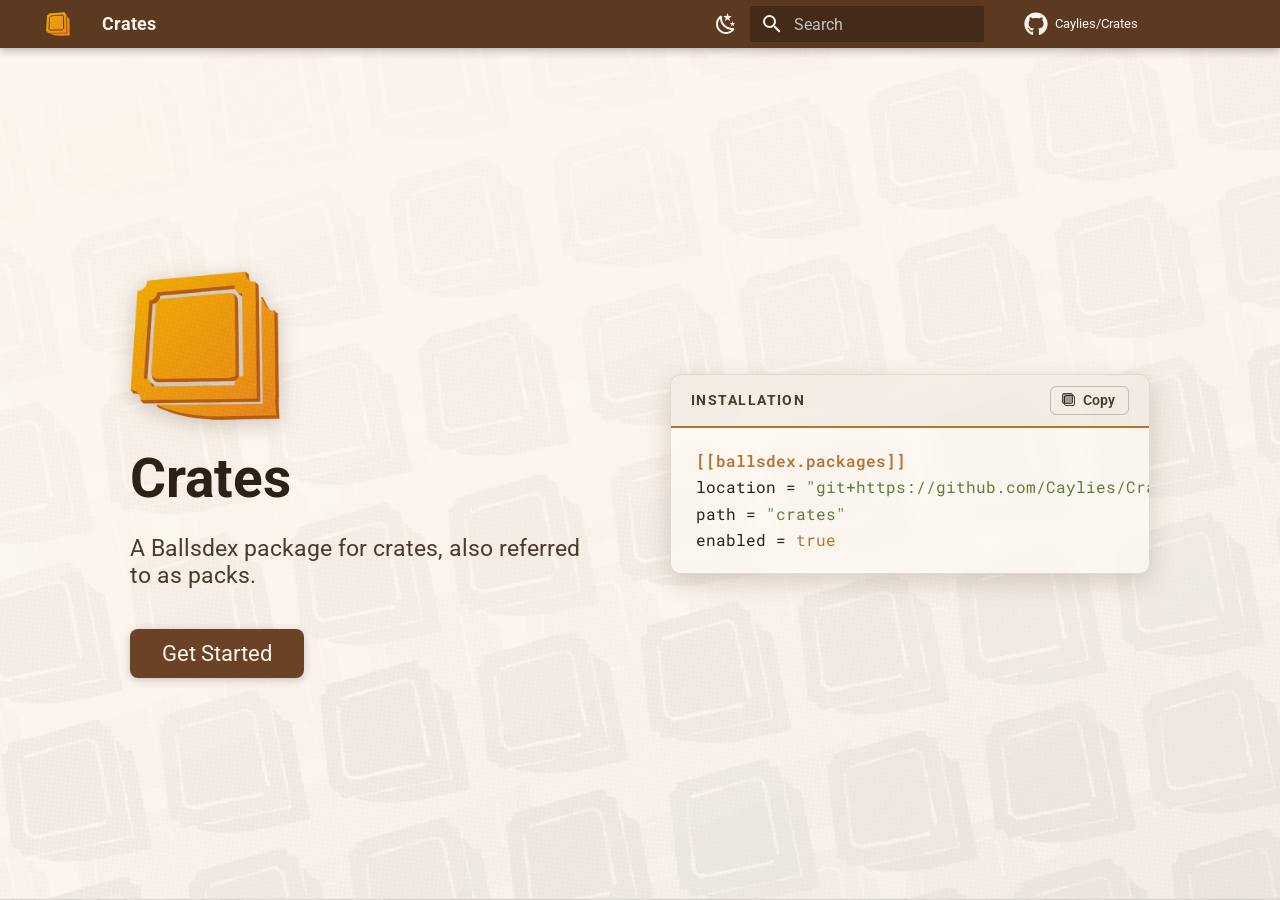
<file: index.html>
<!doctype html>
<html lang="en" class="no-js">
  <head>
    
      <meta charset="utf-8">
      <meta name="viewport" content="width=device-width,initial-scale=1">
      
      
        <meta name="author" content="Cayla">
      
      
      
      
      
        
      
      
      <link rel="icon" href="assets/logo.png">
      <meta name="generator" content="mkdocs-1.6.1, mkdocs-material-9.7.7">
    
    
      
        <title>Crates</title>
      
    
    
      <link rel="stylesheet" href="assets/stylesheets/main.ec1eaa64.min.css">
      
        
        <link rel="stylesheet" href="assets/stylesheets/palette.ab4e12ef.min.css">
      
      


    
    
      
    
    
      
        
        
        <link rel="preconnect" href="https://fonts.gstatic.com" crossorigin>
        <link rel="stylesheet" href="https://fonts.googleapis.com/css?family=Roboto:300,300i,400,400i,700,700i%7CRoboto+Mono:400,400i,700,700i&display=fallback">
        <style>:root{--md-text-font:"Roboto";--md-code-font:"Roboto Mono"}</style>
      
    
    
      <link rel="stylesheet" href="stylesheets/extra.css">
    
    <script>__md_scope=new URL(".",location),__md_hash=e=>[...e].reduce(((e,_)=>(e<<5)-e+_.charCodeAt(0)),0),__md_get=(e,_=localStorage,t=__md_scope)=>JSON.parse(_.getItem(t.pathname+"."+e)),__md_set=(e,_,t=localStorage,a=__md_scope)=>{try{t.setItem(a.pathname+"."+e,JSON.stringify(_))}catch(e){}}</script>
    
      

    
    
  </head>
  
  
    
    
      
    
    
    
    
    <body dir="ltr" data-md-color-scheme="crate" data-md-color-primary="indigo" data-md-color-accent="indigo">
  
    
    <input class="md-toggle" data-md-toggle="drawer" type="checkbox" id="__drawer" autocomplete="off">
    <input class="md-toggle" data-md-toggle="search" type="checkbox" id="__search" autocomplete="off">
    <label class="md-overlay" for="__drawer"></label>
    <div data-md-component="skip">
      
    </div>
    <div data-md-component="announce">
      
    </div>
    
    
      

  

<header class="md-header md-header--shadow" data-md-component="header">
  <nav class="md-header__inner md-grid" aria-label="Header">
    <a href="." title="Crates" class="md-header__button md-logo" aria-label="Crates" data-md-component="logo">
      
  <img src="assets/logo.png" alt="logo">

    </a>
    <label class="md-header__button md-icon" for="__drawer">
      
      <svg xmlns="http://www.w3.org/2000/svg" viewBox="0 0 24 24"><path d="M3 6h18v2H3zm0 5h18v2H3zm0 5h18v2H3z"/></svg>
    </label>
    <div class="md-header__title" data-md-component="header-title">
      <div class="md-header__ellipsis">
        <div class="md-header__topic">
          <span class="md-ellipsis">
            Crates
          </span>
        </div>
        <div class="md-header__topic" data-md-component="header-topic">
          <span class="md-ellipsis">
            
              Home
            
          </span>
        </div>
      </div>
    </div>
    
      
        <form class="md-header__option" data-md-component="palette">
  
    
    
    
    <input class="md-option" data-md-color-media="(prefers-color-scheme: light)" data-md-color-scheme="crate" data-md-color-primary="indigo" data-md-color-accent="indigo"  aria-label="Switch to dark mode"  type="radio" name="__palette" id="__palette_0">
    
      <label class="md-header__button md-icon" title="Switch to dark mode" for="__palette_1" hidden>
        <svg xmlns="http://www.w3.org/2000/svg" viewBox="0 0 24 24"><path d="m17.75 4.09-2.53 1.94.91 3.06-2.63-1.81-2.63 1.81.91-3.06-2.53-1.94L12.44 4l1.06-3 1.06 3zm3.5 6.91-1.64 1.25.59 1.98-1.7-1.17-1.7 1.17.59-1.98L15.75 11l2.06-.05L18.5 9l.69 1.95zm-2.28 4.95c.83-.08 1.72 1.1 1.19 1.85-.32.45-.66.87-1.08 1.27C15.17 23 8.84 23 4.94 19.07c-3.91-3.9-3.91-10.24 0-14.14.4-.4.82-.76 1.27-1.08.75-.53 1.93.36 1.85 1.19-.27 2.86.69 5.83 2.89 8.02a9.96 9.96 0 0 0 8.02 2.89m-1.64 2.02a12.08 12.08 0 0 1-7.8-3.47c-2.17-2.19-3.33-5-3.49-7.82-2.81 3.14-2.7 7.96.31 10.98 3.02 3.01 7.84 3.12 10.98.31"/></svg>
      </label>
    
  
    
    
    
    <input class="md-option" data-md-color-media="(prefers-color-scheme: dark)" data-md-color-scheme="crate-dark" data-md-color-primary="indigo" data-md-color-accent="indigo"  aria-label="Switch to light mode"  type="radio" name="__palette" id="__palette_1">
    
      <label class="md-header__button md-icon" title="Switch to light mode" for="__palette_0" hidden>
        <svg xmlns="http://www.w3.org/2000/svg" viewBox="0 0 24 24"><path d="M12 7a5 5 0 0 1 5 5 5 5 0 0 1-5 5 5 5 0 0 1-5-5 5 5 0 0 1 5-5m0 2a3 3 0 0 0-3 3 3 3 0 0 0 3 3 3 3 0 0 0 3-3 3 3 0 0 0-3-3m0-7 2.39 3.42C13.65 5.15 12.84 5 12 5s-1.65.15-2.39.42zM3.34 7l4.16-.35A7.2 7.2 0 0 0 5.94 8.5c-.44.74-.69 1.5-.83 2.29zm.02 10 1.76-3.77a7.131 7.131 0 0 0 2.38 4.14zM20.65 7l-1.77 3.79a7.02 7.02 0 0 0-2.38-4.15zm-.01 10-4.14.36c.59-.51 1.12-1.14 1.54-1.86.42-.73.69-1.5.83-2.29zM12 22l-2.41-3.44c.74.27 1.55.44 2.41.44.82 0 1.63-.17 2.37-.44z"/></svg>
      </label>
    
  
</form>
      
    
    
      <script>var palette=__md_get("__palette");if(palette&&palette.color){if("(prefers-color-scheme)"===palette.color.media){var media=matchMedia("(prefers-color-scheme: light)"),input=document.querySelector(media.matches?"[data-md-color-media='(prefers-color-scheme: light)']":"[data-md-color-media='(prefers-color-scheme: dark)']");palette.color.media=input.getAttribute("data-md-color-media"),palette.color.scheme=input.getAttribute("data-md-color-scheme"),palette.color.primary=input.getAttribute("data-md-color-primary"),palette.color.accent=input.getAttribute("data-md-color-accent")}for(var[key,value]of Object.entries(palette.color))document.body.setAttribute("data-md-color-"+key,value)}</script>
    
    
    
      
      
        <label class="md-header__button md-icon" for="__search">
          
          <svg xmlns="http://www.w3.org/2000/svg" viewBox="0 0 24 24"><path d="M9.5 3A6.5 6.5 0 0 1 16 9.5c0 1.61-.59 3.09-1.56 4.23l.27.27h.79l5 5-1.5 1.5-5-5v-.79l-.27-.27A6.52 6.52 0 0 1 9.5 16 6.5 6.5 0 0 1 3 9.5 6.5 6.5 0 0 1 9.5 3m0 2C7 5 5 7 5 9.5S7 14 9.5 14 14 12 14 9.5 12 5 9.5 5"/></svg>
        </label>
        <div class="md-search" data-md-component="search" role="dialog">
  <label class="md-search__overlay" for="__search"></label>
  <div class="md-search__inner" role="search">
    <form class="md-search__form" name="search">
      <input type="text" class="md-search__input" name="query" aria-label="Search" placeholder="Search" autocapitalize="off" autocorrect="off" autocomplete="off" spellcheck="false" data-md-component="search-query" required>
      <label class="md-search__icon md-icon" for="__search">
        
        <svg xmlns="http://www.w3.org/2000/svg" viewBox="0 0 24 24"><path d="M9.5 3A6.5 6.5 0 0 1 16 9.5c0 1.61-.59 3.09-1.56 4.23l.27.27h.79l5 5-1.5 1.5-5-5v-.79l-.27-.27A6.52 6.52 0 0 1 9.5 16 6.5 6.5 0 0 1 3 9.5 6.5 6.5 0 0 1 9.5 3m0 2C7 5 5 7 5 9.5S7 14 9.5 14 14 12 14 9.5 12 5 9.5 5"/></svg>
        
        <svg xmlns="http://www.w3.org/2000/svg" viewBox="0 0 24 24"><path d="M20 11v2H8l5.5 5.5-1.42 1.42L4.16 12l7.92-7.92L13.5 5.5 8 11z"/></svg>
      </label>
      <nav class="md-search__options" aria-label="Search">
        
        <button type="reset" class="md-search__icon md-icon" title="Clear" aria-label="Clear" tabindex="-1">
          
          <svg xmlns="http://www.w3.org/2000/svg" viewBox="0 0 24 24"><path d="M19 6.41 17.59 5 12 10.59 6.41 5 5 6.41 10.59 12 5 17.59 6.41 19 12 13.41 17.59 19 19 17.59 13.41 12z"/></svg>
        </button>
      </nav>
      
    </form>
    <div class="md-search__output">
      <div class="md-search__scrollwrap" tabindex="0" data-md-scrollfix>
        <div class="md-search-result" data-md-component="search-result">
          <div class="md-search-result__meta">
            Initializing search
          </div>
          <ol class="md-search-result__list" role="presentation"></ol>
        </div>
      </div>
    </div>
  </div>
</div>
      
    
    
      <div class="md-header__source">
        <a href="https://github.com/Caylies/Crates" title="Go to repository" class="md-source" data-md-component="source">
  <div class="md-source__icon md-icon">
    
    <svg xmlns="http://www.w3.org/2000/svg" viewBox="0 0 512 512"><!--! Font Awesome Free 7.1.0 by @fontawesome - https://fontawesome.com License - https://fontawesome.com/license/free (Icons: CC BY 4.0, Fonts: SIL OFL 1.1, Code: MIT License) Copyright 2025 Fonticons, Inc.--><path d="M173.9 397.4c0 2-2.3 3.6-5.2 3.6-3.3.3-5.6-1.3-5.6-3.6 0-2 2.3-3.6 5.2-3.6 3-.3 5.6 1.3 5.6 3.6m-31.1-4.5c-.7 2 1.3 4.3 4.3 4.9 2.6 1 5.6 0 6.2-2s-1.3-4.3-4.3-5.2c-2.6-.7-5.5.3-6.2 2.3m44.2-1.7c-2.9.7-4.9 2.6-4.6 4.9.3 2 2.9 3.3 5.9 2.6 2.9-.7 4.9-2.6 4.6-4.6-.3-1.9-3-3.2-5.9-2.9M252.8 8C114.1 8 8 113.3 8 252c0 110.9 69.8 205.8 169.5 239.2 12.8 2.3 17.3-5.6 17.3-12.1 0-6.2-.3-40.4-.3-61.4 0 0-70 15-84.7-29.8 0 0-11.4-29.1-27.8-36.6 0 0-22.9-15.7 1.6-15.4 0 0 24.9 2 38.6 25.8 21.9 38.6 58.6 27.5 72.9 20.9 2.3-16 8.8-27.1 16-33.7-55.9-6.2-112.3-14.3-112.3-110.5 0-27.5 7.6-41.3 23.6-58.9-2.6-6.5-11.1-33.3 2.6-67.9 20.9-6.5 69 27 69 27 20-5.6 41.5-8.5 62.8-8.5s42.8 2.9 62.8 8.5c0 0 48.1-33.6 69-27 13.7 34.7 5.2 61.4 2.6 67.9 16 17.7 25.8 31.5 25.8 58.9 0 96.5-58.9 104.2-114.8 110.5 9.2 7.9 17 22.9 17 46.4 0 33.7-.3 75.4-.3 83.6 0 6.5 4.6 14.4 17.3 12.1C436.2 457.8 504 362.9 504 252 504 113.3 391.5 8 252.8 8M105.2 352.9c-1.3 1-1 3.3.7 5.2 1.6 1.6 3.9 2.3 5.2 1 1.3-1 1-3.3-.7-5.2-1.6-1.6-3.9-2.3-5.2-1m-10.8-8.1c-.7 1.3.3 2.9 2.3 3.9 1.6 1 3.6.7 4.3-.7.7-1.3-.3-2.9-2.3-3.9-2-.6-3.6-.3-4.3.7m32.4 35.6c-1.6 1.3-1 4.3 1.3 6.2 2.3 2.3 5.2 2.6 6.5 1 1.3-1.3.7-4.3-1.3-6.2-2.2-2.3-5.2-2.6-6.5-1m-11.4-14.7c-1.6 1-1.6 3.6 0 5.9s4.3 3.3 5.6 2.3c1.6-1.3 1.6-3.9 0-6.2-1.4-2.3-4-3.3-5.6-2"/></svg>
  </div>
  <div class="md-source__repository">
    Caylies/Crates
  </div>
</a>
      </div>
    
  </nav>
  
</header>
    
    <div class="md-container" data-md-component="container">
      
      


        
          
        
      

<style>
  .md-header {
    position: initial
  }

  .md-main {
    display: none
  }
</style>

<section class="mdx-hero" style="flex-grow: 1;">
  <div class="mdx-hero__inner">
    <div class="mdx-hero__content">
      <img src="assets/logo.png" alt="Crates logo" class="mdx-hero__logo">
      <h1 class="mdx-hero__title">Crates</h1>
      <p class="mdx-hero__subtitle">A Ballsdex package for crates, also referred to as packs.</p>

      <div class="mdx-hero__actions">
        <a href="getting-started/overview" class="md-button md-button--primary mdx-hero__button">Get Started</a>
      </div>
    </div>

    <div class="mdx-install">
      <div class="mdx-install__header">
        <span class="mdx-install__label">Installation</span>
        <button class="mdx-install__copy" type="button" data-copy-target="mdx-install-snippet"
          aria-label="Copy to clipboard">
          <span class="mdx-install__copy-icon"></span>
          <span class="mdx-install__copy-text">Copy</span>
        </button>
      </div>
      <pre class="mdx-install__code"><code id="mdx-install-snippet"><span class="mdx-hl-special">[[ballsdex.packages]]</span>
<span class="mdx-hl-name">location</span> = <span class="mdx-hl-string">"git+https://github.com/Caylies/Crates.git@0.3.0"</span>
<span class="mdx-hl-name">path</span> = <span class="mdx-hl-string">"crates"</span>
<span class="mdx-hl-name">enabled</span> = <span class="mdx-hl-constant">true</span></code></pre>
    </div>
  </div>
</section>

<script>
  (function () {
    const button = document.querySelector(".mdx-install__copy");

    if (!button)
      return;

    button.addEventListener("click", function () {
      const target = document.getElementById(button.getAttribute("data-copy-target"));

      if (!target)
        return;

      navigator.clipboard.writeText(target.textContent.trim()).then(function () {
        const label = button.querySelector(".mdx-install__copy-text");
        const original = label.textContent;

        label.textContent = "Copied!";
        button.classList.add("mdx-install__copy--done");

        setTimeout(function () {
          label.textContent = original;
          button.classList.remove("mdx-install__copy--done");
        }, 1600);
      });
    });
  })();
</script>

      <main class="md-main" data-md-component="main">
        <div class="md-main__inner md-grid">
          
            
              
              <div class="md-sidebar md-sidebar--primary" data-md-component="sidebar" data-md-type="navigation" >
                <div class="md-sidebar__scrollwrap">
                  <div class="md-sidebar__inner">
                    



<nav class="md-nav md-nav--primary" aria-label="Navigation" data-md-level="0">
  <label class="md-nav__title" for="__drawer">
    <a href="." title="Crates" class="md-nav__button md-logo" aria-label="Crates" data-md-component="logo">
      
  <img src="assets/logo.png" alt="logo">

    </a>
    Crates
  </label>
  
    <div class="md-nav__source">
      <a href="https://github.com/Caylies/Crates" title="Go to repository" class="md-source" data-md-component="source">
  <div class="md-source__icon md-icon">
    
    <svg xmlns="http://www.w3.org/2000/svg" viewBox="0 0 512 512"><!--! Font Awesome Free 7.1.0 by @fontawesome - https://fontawesome.com License - https://fontawesome.com/license/free (Icons: CC BY 4.0, Fonts: SIL OFL 1.1, Code: MIT License) Copyright 2025 Fonticons, Inc.--><path d="M173.9 397.4c0 2-2.3 3.6-5.2 3.6-3.3.3-5.6-1.3-5.6-3.6 0-2 2.3-3.6 5.2-3.6 3-.3 5.6 1.3 5.6 3.6m-31.1-4.5c-.7 2 1.3 4.3 4.3 4.9 2.6 1 5.6 0 6.2-2s-1.3-4.3-4.3-5.2c-2.6-.7-5.5.3-6.2 2.3m44.2-1.7c-2.9.7-4.9 2.6-4.6 4.9.3 2 2.9 3.3 5.9 2.6 2.9-.7 4.9-2.6 4.6-4.6-.3-1.9-3-3.2-5.9-2.9M252.8 8C114.1 8 8 113.3 8 252c0 110.9 69.8 205.8 169.5 239.2 12.8 2.3 17.3-5.6 17.3-12.1 0-6.2-.3-40.4-.3-61.4 0 0-70 15-84.7-29.8 0 0-11.4-29.1-27.8-36.6 0 0-22.9-15.7 1.6-15.4 0 0 24.9 2 38.6 25.8 21.9 38.6 58.6 27.5 72.9 20.9 2.3-16 8.8-27.1 16-33.7-55.9-6.2-112.3-14.3-112.3-110.5 0-27.5 7.6-41.3 23.6-58.9-2.6-6.5-11.1-33.3 2.6-67.9 20.9-6.5 69 27 69 27 20-5.6 41.5-8.5 62.8-8.5s42.8 2.9 62.8 8.5c0 0 48.1-33.6 69-27 13.7 34.7 5.2 61.4 2.6 67.9 16 17.7 25.8 31.5 25.8 58.9 0 96.5-58.9 104.2-114.8 110.5 9.2 7.9 17 22.9 17 46.4 0 33.7-.3 75.4-.3 83.6 0 6.5 4.6 14.4 17.3 12.1C436.2 457.8 504 362.9 504 252 504 113.3 391.5 8 252.8 8M105.2 352.9c-1.3 1-1 3.3.7 5.2 1.6 1.6 3.9 2.3 5.2 1 1.3-1 1-3.3-.7-5.2-1.6-1.6-3.9-2.3-5.2-1m-10.8-8.1c-.7 1.3.3 2.9 2.3 3.9 1.6 1 3.6.7 4.3-.7.7-1.3-.3-2.9-2.3-3.9-2-.6-3.6-.3-4.3.7m32.4 35.6c-1.6 1.3-1 4.3 1.3 6.2 2.3 2.3 5.2 2.6 6.5 1 1.3-1.3.7-4.3-1.3-6.2-2.2-2.3-5.2-2.6-6.5-1m-11.4-14.7c-1.6 1-1.6 3.6 0 5.9s4.3 3.3 5.6 2.3c1.6-1.3 1.6-3.9 0-6.2-1.4-2.3-4-3.3-5.6-2"/></svg>
  </div>
  <div class="md-source__repository">
    Caylies/Crates
  </div>
</a>
    </div>
  
  <ul class="md-nav__list" data-md-scrollfix>
    
      
      
  
  
  
  
    
    
    
    
    
    <li class="md-nav__item md-nav__item--nested">
      
        
        
        <input class="md-nav__toggle md-toggle " type="checkbox" id="__nav_1" >
        
          
          <label class="md-nav__link" for="__nav_1" id="__nav_1_label" tabindex="0">
            
  
  
  <span class="md-ellipsis">
    
  
    Getting Started
  

    
  </span>
  
  

            <span class="md-nav__icon md-icon"></span>
          </label>
        
        <nav class="md-nav" data-md-level="1" aria-labelledby="__nav_1_label" aria-expanded="false">
          <label class="md-nav__title" for="__nav_1">
            <span class="md-nav__icon md-icon"></span>
            
  
    Getting Started
  

          </label>
          <ul class="md-nav__list" data-md-scrollfix>
            
              
                
  
  
  
  
    <li class="md-nav__item">
      <a href="getting-started/overview/" class="md-nav__link">
        
  
  
  <span class="md-ellipsis">
    
  
    Overview
  

    
  </span>
  
  

      </a>
    </li>
  

              
            
              
                
  
  
  
  
    <li class="md-nav__item">
      <a href="getting-started/configuration/" class="md-nav__link">
        
  
  
  <span class="md-ellipsis">
    
  
    Configuration
  

    
  </span>
  
  

      </a>
    </li>
  

              
            
              
                
  
  
  
  
    <li class="md-nav__item">
      <a href="getting-started/pools/" class="md-nav__link">
        
  
  
  <span class="md-ellipsis">
    
  
    Pools
  

    
  </span>
  
  

      </a>
    </li>
  

              
            
          </ul>
        </nav>
      
    </li>
  

    
      
      
  
  
  
  
    <li class="md-nav__item">
      <a href="changelog/" class="md-nav__link">
        
  
  
  <span class="md-ellipsis">
    
  
    Changelog
  

    
  </span>
  
  

      </a>
    </li>
  

    
  </ul>
</nav>
                  </div>
                </div>
              </div>
            
            
              
              <div class="md-sidebar md-sidebar--secondary" data-md-component="sidebar" data-md-type="toc" >
                <div class="md-sidebar__scrollwrap">
                  <div class="md-sidebar__inner">
                    

<nav class="md-nav md-nav--secondary" aria-label="Table of contents">
  
  
  
  
</nav>
                  </div>
                </div>
              </div>
            
          
          
            <div class="md-content" data-md-component="content">
              
              <article class="md-content__inner md-typeset">
                
                  


  
  


  <h1>Home</h1>









  
  






                
              </article>
            </div>
          
          
<script>var target=document.getElementById(location.hash.slice(1));target&&target.name&&(target.checked=target.name.startsWith("__tabbed_"))</script>
        </div>
        
      </main>
      
    </div>
    <div class="md-dialog" data-md-component="dialog">
      <div class="md-dialog__inner md-typeset"></div>
    </div>
    
    
    
      
      
      <script id="__config" type="application/json">{"annotate": null, "base": ".", "features": ["content.code.copy", "content.code.annotate", "content.code.select", "navigation.footer", "toc.follow"], "search": "assets/javascripts/workers/search.2c215733.min.js", "tags": null, "translations": {"clipboard.copied": "Copied to clipboard", "clipboard.copy": "Copy to clipboard", "search.result.more.one": "1 more on this page", "search.result.more.other": "# more on this page", "search.result.none": "No matching documents", "search.result.one": "1 matching document", "search.result.other": "# matching documents", "search.result.placeholder": "Type to start searching", "search.result.term.missing": "Missing", "select.version": "Select version"}, "version": null}</script>
    
    
      <script src="assets/javascripts/bundle.d7400e89.min.js"></script>
      
    
  </body>
</html>
</file>
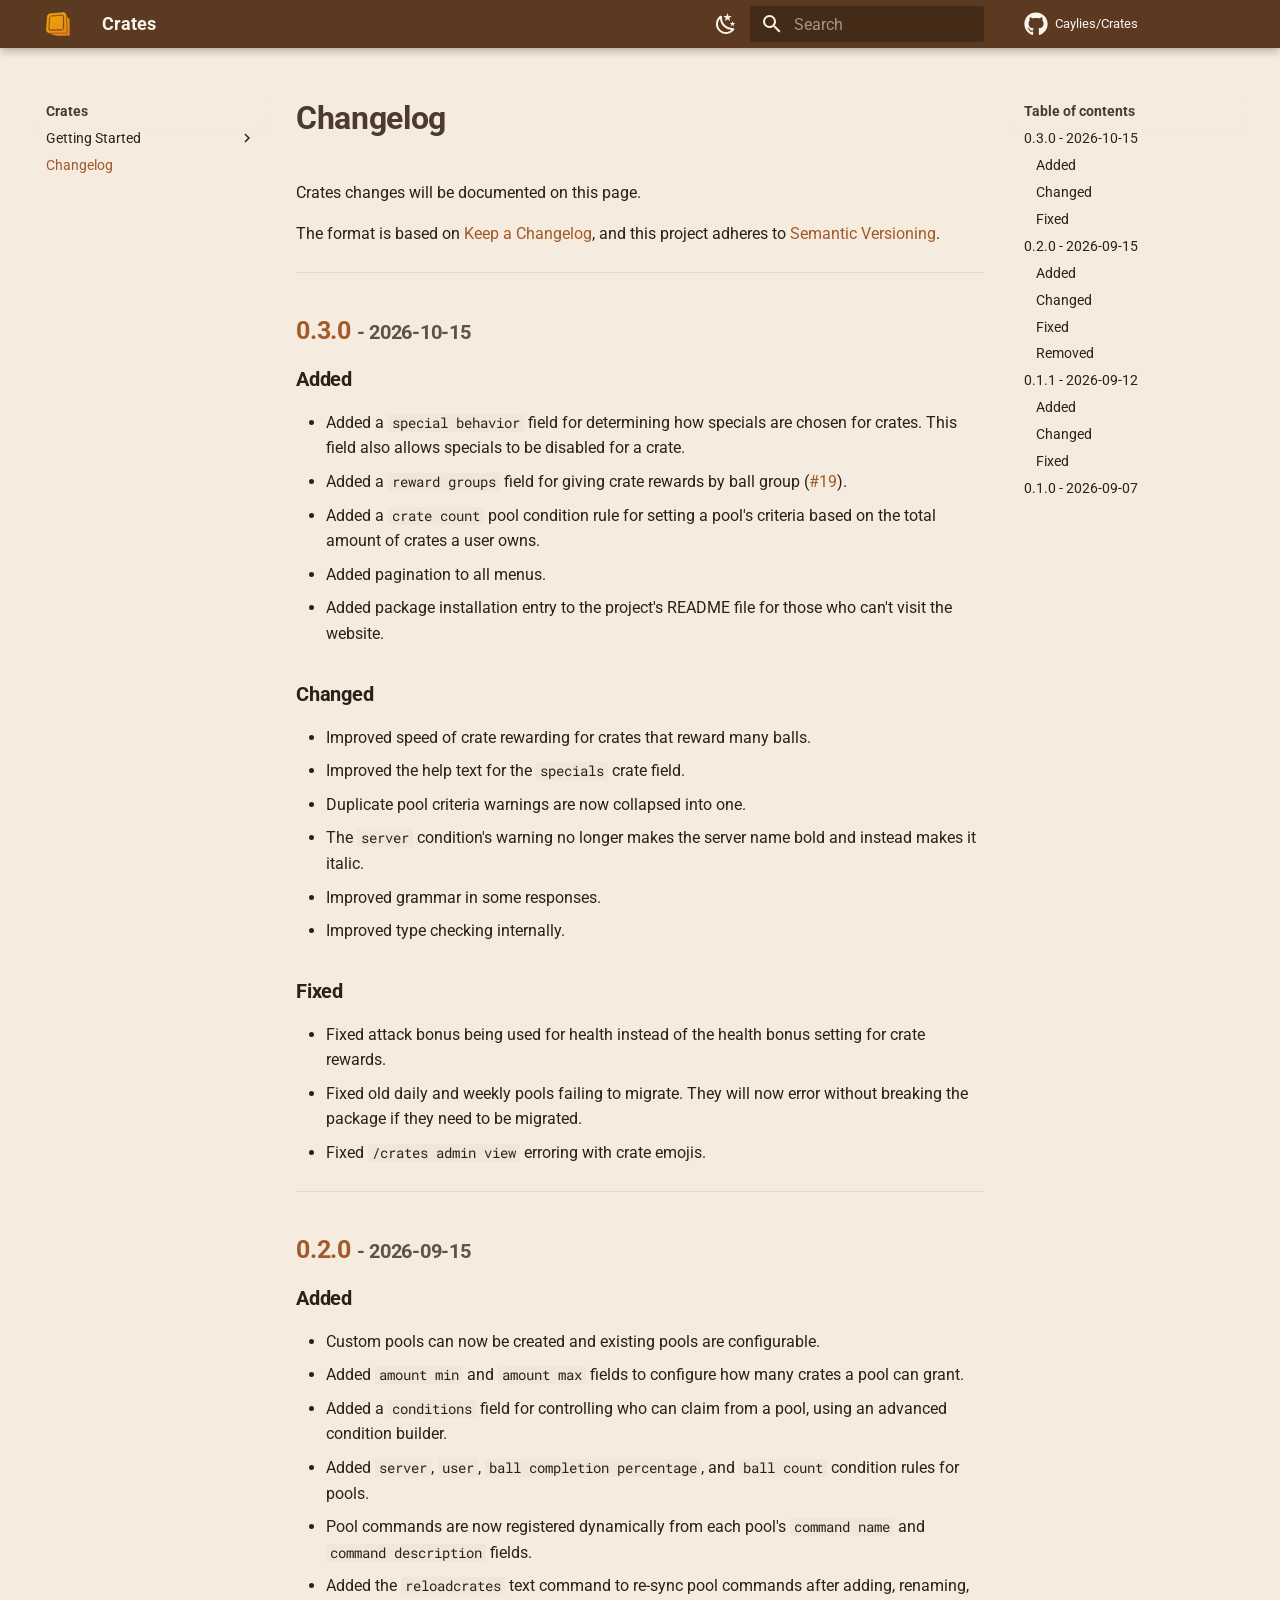
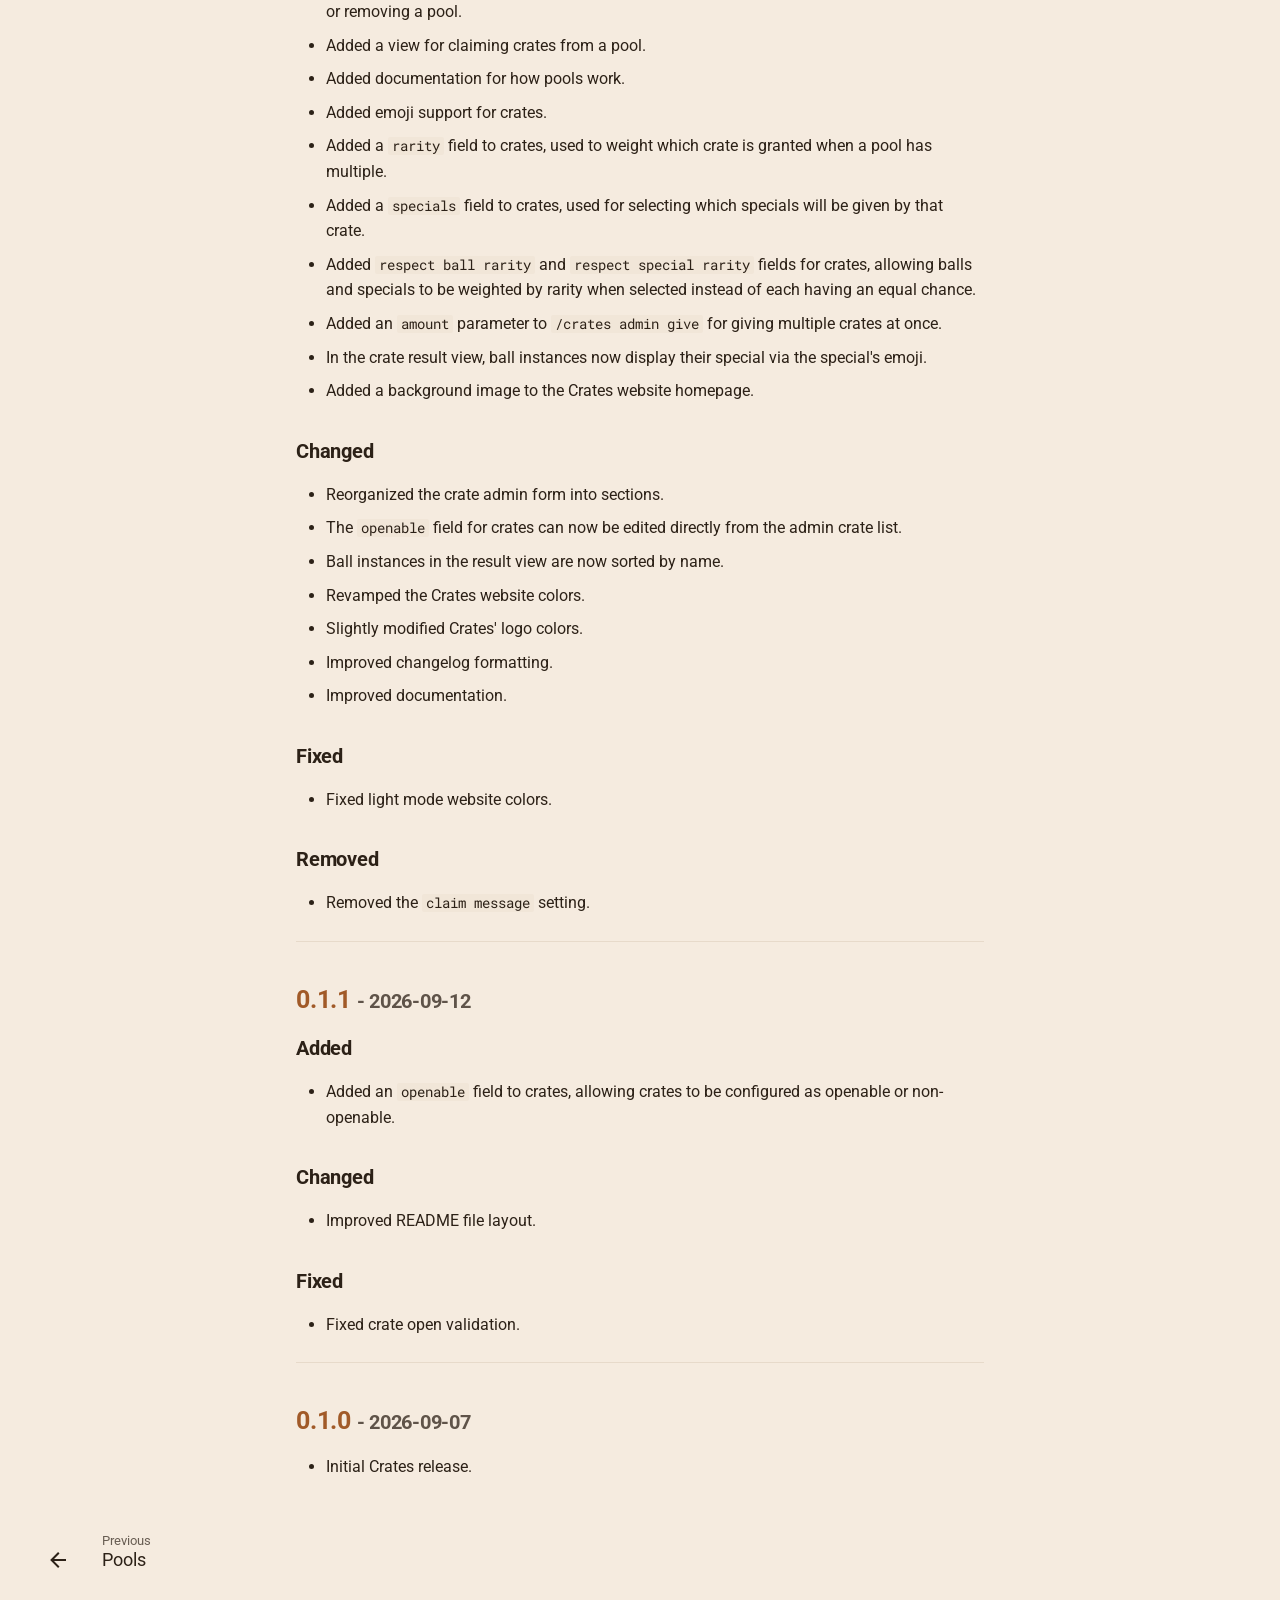
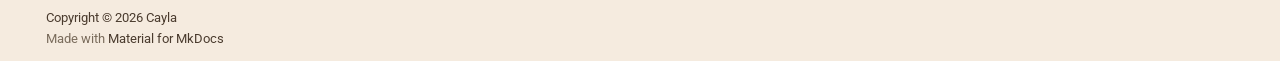
<file: changelog/index.html>
<!doctype html>
<html lang="en" class="no-js">
  <head>
    
      <meta charset="utf-8">
      <meta name="viewport" content="width=device-width,initial-scale=1">
      
      
        <meta name="author" content="Cayla">
      
      
      
        <link rel="prev" href="../getting-started/pools/">
      
      
      
        
      
      
      <link rel="icon" href="../assets/logo.png">
      <meta name="generator" content="mkdocs-1.6.1, mkdocs-material-9.7.7">
    
    
      
        <title>Changelog - Crates</title>
      
    
    
      <link rel="stylesheet" href="../assets/stylesheets/main.ec1eaa64.min.css">
      
        
        <link rel="stylesheet" href="../assets/stylesheets/palette.ab4e12ef.min.css">
      
      


    
    
      
    
    
      
        
        
        <link rel="preconnect" href="https://fonts.gstatic.com" crossorigin>
        <link rel="stylesheet" href="https://fonts.googleapis.com/css?family=Roboto:300,300i,400,400i,700,700i%7CRoboto+Mono:400,400i,700,700i&display=fallback">
        <style>:root{--md-text-font:"Roboto";--md-code-font:"Roboto Mono"}</style>
      
    
    
      <link rel="stylesheet" href="../stylesheets/extra.css">
    
    <script>__md_scope=new URL("..",location),__md_hash=e=>[...e].reduce(((e,_)=>(e<<5)-e+_.charCodeAt(0)),0),__md_get=(e,_=localStorage,t=__md_scope)=>JSON.parse(_.getItem(t.pathname+"."+e)),__md_set=(e,_,t=localStorage,a=__md_scope)=>{try{t.setItem(a.pathname+"."+e,JSON.stringify(_))}catch(e){}}</script>
    
      

    
    
  </head>
  
  
    
    
      
    
    
    
    
    <body dir="ltr" data-md-color-scheme="crate" data-md-color-primary="indigo" data-md-color-accent="indigo">
  
    
    <input class="md-toggle" data-md-toggle="drawer" type="checkbox" id="__drawer" autocomplete="off">
    <input class="md-toggle" data-md-toggle="search" type="checkbox" id="__search" autocomplete="off">
    <label class="md-overlay" for="__drawer"></label>
    <div data-md-component="skip">
      
        
        <a href="#changelog" class="md-skip">
          Skip to content
        </a>
      
    </div>
    <div data-md-component="announce">
      
    </div>
    
    
      

  

<header class="md-header md-header--shadow" data-md-component="header">
  <nav class="md-header__inner md-grid" aria-label="Header">
    <a href=".." title="Crates" class="md-header__button md-logo" aria-label="Crates" data-md-component="logo">
      
  <img src="../assets/logo.png" alt="logo">

    </a>
    <label class="md-header__button md-icon" for="__drawer">
      
      <svg xmlns="http://www.w3.org/2000/svg" viewBox="0 0 24 24"><path d="M3 6h18v2H3zm0 5h18v2H3zm0 5h18v2H3z"/></svg>
    </label>
    <div class="md-header__title" data-md-component="header-title">
      <div class="md-header__ellipsis">
        <div class="md-header__topic">
          <span class="md-ellipsis">
            Crates
          </span>
        </div>
        <div class="md-header__topic" data-md-component="header-topic">
          <span class="md-ellipsis">
            
              Changelog
            
          </span>
        </div>
      </div>
    </div>
    
      
        <form class="md-header__option" data-md-component="palette">
  
    
    
    
    <input class="md-option" data-md-color-media="(prefers-color-scheme: light)" data-md-color-scheme="crate" data-md-color-primary="indigo" data-md-color-accent="indigo"  aria-label="Switch to dark mode"  type="radio" name="__palette" id="__palette_0">
    
      <label class="md-header__button md-icon" title="Switch to dark mode" for="__palette_1" hidden>
        <svg xmlns="http://www.w3.org/2000/svg" viewBox="0 0 24 24"><path d="m17.75 4.09-2.53 1.94.91 3.06-2.63-1.81-2.63 1.81.91-3.06-2.53-1.94L12.44 4l1.06-3 1.06 3zm3.5 6.91-1.64 1.25.59 1.98-1.7-1.17-1.7 1.17.59-1.98L15.75 11l2.06-.05L18.5 9l.69 1.95zm-2.28 4.95c.83-.08 1.72 1.1 1.19 1.85-.32.45-.66.87-1.08 1.27C15.17 23 8.84 23 4.94 19.07c-3.91-3.9-3.91-10.24 0-14.14.4-.4.82-.76 1.27-1.08.75-.53 1.93.36 1.85 1.19-.27 2.86.69 5.83 2.89 8.02a9.96 9.96 0 0 0 8.02 2.89m-1.64 2.02a12.08 12.08 0 0 1-7.8-3.47c-2.17-2.19-3.33-5-3.49-7.82-2.81 3.14-2.7 7.96.31 10.98 3.02 3.01 7.84 3.12 10.98.31"/></svg>
      </label>
    
  
    
    
    
    <input class="md-option" data-md-color-media="(prefers-color-scheme: dark)" data-md-color-scheme="crate-dark" data-md-color-primary="indigo" data-md-color-accent="indigo"  aria-label="Switch to light mode"  type="radio" name="__palette" id="__palette_1">
    
      <label class="md-header__button md-icon" title="Switch to light mode" for="__palette_0" hidden>
        <svg xmlns="http://www.w3.org/2000/svg" viewBox="0 0 24 24"><path d="M12 7a5 5 0 0 1 5 5 5 5 0 0 1-5 5 5 5 0 0 1-5-5 5 5 0 0 1 5-5m0 2a3 3 0 0 0-3 3 3 3 0 0 0 3 3 3 3 0 0 0 3-3 3 3 0 0 0-3-3m0-7 2.39 3.42C13.65 5.15 12.84 5 12 5s-1.65.15-2.39.42zM3.34 7l4.16-.35A7.2 7.2 0 0 0 5.94 8.5c-.44.74-.69 1.5-.83 2.29zm.02 10 1.76-3.77a7.131 7.131 0 0 0 2.38 4.14zM20.65 7l-1.77 3.79a7.02 7.02 0 0 0-2.38-4.15zm-.01 10-4.14.36c.59-.51 1.12-1.14 1.54-1.86.42-.73.69-1.5.83-2.29zM12 22l-2.41-3.44c.74.27 1.55.44 2.41.44.82 0 1.63-.17 2.37-.44z"/></svg>
      </label>
    
  
</form>
      
    
    
      <script>var palette=__md_get("__palette");if(palette&&palette.color){if("(prefers-color-scheme)"===palette.color.media){var media=matchMedia("(prefers-color-scheme: light)"),input=document.querySelector(media.matches?"[data-md-color-media='(prefers-color-scheme: light)']":"[data-md-color-media='(prefers-color-scheme: dark)']");palette.color.media=input.getAttribute("data-md-color-media"),palette.color.scheme=input.getAttribute("data-md-color-scheme"),palette.color.primary=input.getAttribute("data-md-color-primary"),palette.color.accent=input.getAttribute("data-md-color-accent")}for(var[key,value]of Object.entries(palette.color))document.body.setAttribute("data-md-color-"+key,value)}</script>
    
    
    
      
      
        <label class="md-header__button md-icon" for="__search">
          
          <svg xmlns="http://www.w3.org/2000/svg" viewBox="0 0 24 24"><path d="M9.5 3A6.5 6.5 0 0 1 16 9.5c0 1.61-.59 3.09-1.56 4.23l.27.27h.79l5 5-1.5 1.5-5-5v-.79l-.27-.27A6.52 6.52 0 0 1 9.5 16 6.5 6.5 0 0 1 3 9.5 6.5 6.5 0 0 1 9.5 3m0 2C7 5 5 7 5 9.5S7 14 9.5 14 14 12 14 9.5 12 5 9.5 5"/></svg>
        </label>
        <div class="md-search" data-md-component="search" role="dialog">
  <label class="md-search__overlay" for="__search"></label>
  <div class="md-search__inner" role="search">
    <form class="md-search__form" name="search">
      <input type="text" class="md-search__input" name="query" aria-label="Search" placeholder="Search" autocapitalize="off" autocorrect="off" autocomplete="off" spellcheck="false" data-md-component="search-query" required>
      <label class="md-search__icon md-icon" for="__search">
        
        <svg xmlns="http://www.w3.org/2000/svg" viewBox="0 0 24 24"><path d="M9.5 3A6.5 6.5 0 0 1 16 9.5c0 1.61-.59 3.09-1.56 4.23l.27.27h.79l5 5-1.5 1.5-5-5v-.79l-.27-.27A6.52 6.52 0 0 1 9.5 16 6.5 6.5 0 0 1 3 9.5 6.5 6.5 0 0 1 9.5 3m0 2C7 5 5 7 5 9.5S7 14 9.5 14 14 12 14 9.5 12 5 9.5 5"/></svg>
        
        <svg xmlns="http://www.w3.org/2000/svg" viewBox="0 0 24 24"><path d="M20 11v2H8l5.5 5.5-1.42 1.42L4.16 12l7.92-7.92L13.5 5.5 8 11z"/></svg>
      </label>
      <nav class="md-search__options" aria-label="Search">
        
        <button type="reset" class="md-search__icon md-icon" title="Clear" aria-label="Clear" tabindex="-1">
          
          <svg xmlns="http://www.w3.org/2000/svg" viewBox="0 0 24 24"><path d="M19 6.41 17.59 5 12 10.59 6.41 5 5 6.41 10.59 12 5 17.59 6.41 19 12 13.41 17.59 19 19 17.59 13.41 12z"/></svg>
        </button>
      </nav>
      
    </form>
    <div class="md-search__output">
      <div class="md-search__scrollwrap" tabindex="0" data-md-scrollfix>
        <div class="md-search-result" data-md-component="search-result">
          <div class="md-search-result__meta">
            Initializing search
          </div>
          <ol class="md-search-result__list" role="presentation"></ol>
        </div>
      </div>
    </div>
  </div>
</div>
      
    
    
      <div class="md-header__source">
        <a href="https://github.com/Caylies/Crates" title="Go to repository" class="md-source" data-md-component="source">
  <div class="md-source__icon md-icon">
    
    <svg xmlns="http://www.w3.org/2000/svg" viewBox="0 0 512 512"><!--! Font Awesome Free 7.1.0 by @fontawesome - https://fontawesome.com License - https://fontawesome.com/license/free (Icons: CC BY 4.0, Fonts: SIL OFL 1.1, Code: MIT License) Copyright 2025 Fonticons, Inc.--><path d="M173.9 397.4c0 2-2.3 3.6-5.2 3.6-3.3.3-5.6-1.3-5.6-3.6 0-2 2.3-3.6 5.2-3.6 3-.3 5.6 1.3 5.6 3.6m-31.1-4.5c-.7 2 1.3 4.3 4.3 4.9 2.6 1 5.6 0 6.2-2s-1.3-4.3-4.3-5.2c-2.6-.7-5.5.3-6.2 2.3m44.2-1.7c-2.9.7-4.9 2.6-4.6 4.9.3 2 2.9 3.3 5.9 2.6 2.9-.7 4.9-2.6 4.6-4.6-.3-1.9-3-3.2-5.9-2.9M252.8 8C114.1 8 8 113.3 8 252c0 110.9 69.8 205.8 169.5 239.2 12.8 2.3 17.3-5.6 17.3-12.1 0-6.2-.3-40.4-.3-61.4 0 0-70 15-84.7-29.8 0 0-11.4-29.1-27.8-36.6 0 0-22.9-15.7 1.6-15.4 0 0 24.9 2 38.6 25.8 21.9 38.6 58.6 27.5 72.9 20.9 2.3-16 8.8-27.1 16-33.7-55.9-6.2-112.3-14.3-112.3-110.5 0-27.5 7.6-41.3 23.6-58.9-2.6-6.5-11.1-33.3 2.6-67.9 20.9-6.5 69 27 69 27 20-5.6 41.5-8.5 62.8-8.5s42.8 2.9 62.8 8.5c0 0 48.1-33.6 69-27 13.7 34.7 5.2 61.4 2.6 67.9 16 17.7 25.8 31.5 25.8 58.9 0 96.5-58.9 104.2-114.8 110.5 9.2 7.9 17 22.9 17 46.4 0 33.7-.3 75.4-.3 83.6 0 6.5 4.6 14.4 17.3 12.1C436.2 457.8 504 362.9 504 252 504 113.3 391.5 8 252.8 8M105.2 352.9c-1.3 1-1 3.3.7 5.2 1.6 1.6 3.9 2.3 5.2 1 1.3-1 1-3.3-.7-5.2-1.6-1.6-3.9-2.3-5.2-1m-10.8-8.1c-.7 1.3.3 2.9 2.3 3.9 1.6 1 3.6.7 4.3-.7.7-1.3-.3-2.9-2.3-3.9-2-.6-3.6-.3-4.3.7m32.4 35.6c-1.6 1.3-1 4.3 1.3 6.2 2.3 2.3 5.2 2.6 6.5 1 1.3-1.3.7-4.3-1.3-6.2-2.2-2.3-5.2-2.6-6.5-1m-11.4-14.7c-1.6 1-1.6 3.6 0 5.9s4.3 3.3 5.6 2.3c1.6-1.3 1.6-3.9 0-6.2-1.4-2.3-4-3.3-5.6-2"/></svg>
  </div>
  <div class="md-source__repository">
    Caylies/Crates
  </div>
</a>
      </div>
    
  </nav>
  
</header>
    
    <div class="md-container" data-md-component="container">
      
      
        
          
        
      
      <main class="md-main" data-md-component="main">
        <div class="md-main__inner md-grid">
          
            
              
              <div class="md-sidebar md-sidebar--primary" data-md-component="sidebar" data-md-type="navigation" >
                <div class="md-sidebar__scrollwrap">
                  <div class="md-sidebar__inner">
                    



<nav class="md-nav md-nav--primary" aria-label="Navigation" data-md-level="0">
  <label class="md-nav__title" for="__drawer">
    <a href=".." title="Crates" class="md-nav__button md-logo" aria-label="Crates" data-md-component="logo">
      
  <img src="../assets/logo.png" alt="logo">

    </a>
    Crates
  </label>
  
    <div class="md-nav__source">
      <a href="https://github.com/Caylies/Crates" title="Go to repository" class="md-source" data-md-component="source">
  <div class="md-source__icon md-icon">
    
    <svg xmlns="http://www.w3.org/2000/svg" viewBox="0 0 512 512"><!--! Font Awesome Free 7.1.0 by @fontawesome - https://fontawesome.com License - https://fontawesome.com/license/free (Icons: CC BY 4.0, Fonts: SIL OFL 1.1, Code: MIT License) Copyright 2025 Fonticons, Inc.--><path d="M173.9 397.4c0 2-2.3 3.6-5.2 3.6-3.3.3-5.6-1.3-5.6-3.6 0-2 2.3-3.6 5.2-3.6 3-.3 5.6 1.3 5.6 3.6m-31.1-4.5c-.7 2 1.3 4.3 4.3 4.9 2.6 1 5.6 0 6.2-2s-1.3-4.3-4.3-5.2c-2.6-.7-5.5.3-6.2 2.3m44.2-1.7c-2.9.7-4.9 2.6-4.6 4.9.3 2 2.9 3.3 5.9 2.6 2.9-.7 4.9-2.6 4.6-4.6-.3-1.9-3-3.2-5.9-2.9M252.8 8C114.1 8 8 113.3 8 252c0 110.9 69.8 205.8 169.5 239.2 12.8 2.3 17.3-5.6 17.3-12.1 0-6.2-.3-40.4-.3-61.4 0 0-70 15-84.7-29.8 0 0-11.4-29.1-27.8-36.6 0 0-22.9-15.7 1.6-15.4 0 0 24.9 2 38.6 25.8 21.9 38.6 58.6 27.5 72.9 20.9 2.3-16 8.8-27.1 16-33.7-55.9-6.2-112.3-14.3-112.3-110.5 0-27.5 7.6-41.3 23.6-58.9-2.6-6.5-11.1-33.3 2.6-67.9 20.9-6.5 69 27 69 27 20-5.6 41.5-8.5 62.8-8.5s42.8 2.9 62.8 8.5c0 0 48.1-33.6 69-27 13.7 34.7 5.2 61.4 2.6 67.9 16 17.7 25.8 31.5 25.8 58.9 0 96.5-58.9 104.2-114.8 110.5 9.2 7.9 17 22.9 17 46.4 0 33.7-.3 75.4-.3 83.6 0 6.5 4.6 14.4 17.3 12.1C436.2 457.8 504 362.9 504 252 504 113.3 391.5 8 252.8 8M105.2 352.9c-1.3 1-1 3.3.7 5.2 1.6 1.6 3.9 2.3 5.2 1 1.3-1 1-3.3-.7-5.2-1.6-1.6-3.9-2.3-5.2-1m-10.8-8.1c-.7 1.3.3 2.9 2.3 3.9 1.6 1 3.6.7 4.3-.7.7-1.3-.3-2.9-2.3-3.9-2-.6-3.6-.3-4.3.7m32.4 35.6c-1.6 1.3-1 4.3 1.3 6.2 2.3 2.3 5.2 2.6 6.5 1 1.3-1.3.7-4.3-1.3-6.2-2.2-2.3-5.2-2.6-6.5-1m-11.4-14.7c-1.6 1-1.6 3.6 0 5.9s4.3 3.3 5.6 2.3c1.6-1.3 1.6-3.9 0-6.2-1.4-2.3-4-3.3-5.6-2"/></svg>
  </div>
  <div class="md-source__repository">
    Caylies/Crates
  </div>
</a>
    </div>
  
  <ul class="md-nav__list" data-md-scrollfix>
    
      
      
  
  
  
  
    
    
    
    
    
    <li class="md-nav__item md-nav__item--nested">
      
        
        
        <input class="md-nav__toggle md-toggle " type="checkbox" id="__nav_1" >
        
          
          <label class="md-nav__link" for="__nav_1" id="__nav_1_label" tabindex="0">
            
  
  
  <span class="md-ellipsis">
    
  
    Getting Started
  

    
  </span>
  
  

            <span class="md-nav__icon md-icon"></span>
          </label>
        
        <nav class="md-nav" data-md-level="1" aria-labelledby="__nav_1_label" aria-expanded="false">
          <label class="md-nav__title" for="__nav_1">
            <span class="md-nav__icon md-icon"></span>
            
  
    Getting Started
  

          </label>
          <ul class="md-nav__list" data-md-scrollfix>
            
              
                
  
  
  
  
    <li class="md-nav__item">
      <a href="../getting-started/overview/" class="md-nav__link">
        
  
  
  <span class="md-ellipsis">
    
  
    Overview
  

    
  </span>
  
  

      </a>
    </li>
  

              
            
              
                
  
  
  
  
    <li class="md-nav__item">
      <a href="../getting-started/configuration/" class="md-nav__link">
        
  
  
  <span class="md-ellipsis">
    
  
    Configuration
  

    
  </span>
  
  

      </a>
    </li>
  

              
            
              
                
  
  
  
  
    <li class="md-nav__item">
      <a href="../getting-started/pools/" class="md-nav__link">
        
  
  
  <span class="md-ellipsis">
    
  
    Pools
  

    
  </span>
  
  

      </a>
    </li>
  

              
            
          </ul>
        </nav>
      
    </li>
  

    
      
      
  
  
    
  
  
  
    <li class="md-nav__item md-nav__item--active">
      
      <input class="md-nav__toggle md-toggle" type="checkbox" id="__toc">
      
      
        
      
      
        <label class="md-nav__link md-nav__link--active" for="__toc">
          
  
  
  <span class="md-ellipsis">
    
  
    Changelog
  

    
  </span>
  
  

          <span class="md-nav__icon md-icon"></span>
        </label>
      
      <a href="./" class="md-nav__link md-nav__link--active">
        
  
  
  <span class="md-ellipsis">
    
  
    Changelog
  

    
  </span>
  
  

      </a>
      
        

<nav class="md-nav md-nav--secondary" aria-label="Table of contents">
  
  
  
    
  
  
    <label class="md-nav__title" for="__toc">
      <span class="md-nav__icon md-icon"></span>
      Table of contents
    </label>
    <ul class="md-nav__list" data-md-component="toc" data-md-scrollfix>
      
        <li class="md-nav__item">
  <a href="#030-2026-10-15" class="md-nav__link">
    <span class="md-ellipsis">
      
        0.3.0 - 2026-10-15
      
    </span>
  </a>
  
    <nav class="md-nav" aria-label="0.3.0 - 2026-10-15">
      <ul class="md-nav__list">
        
          <li class="md-nav__item">
  <a href="#added" class="md-nav__link">
    <span class="md-ellipsis">
      
        Added
      
    </span>
  </a>
  
</li>
        
          <li class="md-nav__item">
  <a href="#changed" class="md-nav__link">
    <span class="md-ellipsis">
      
        Changed
      
    </span>
  </a>
  
</li>
        
          <li class="md-nav__item">
  <a href="#fixed" class="md-nav__link">
    <span class="md-ellipsis">
      
        Fixed
      
    </span>
  </a>
  
</li>
        
      </ul>
    </nav>
  
</li>
      
        <li class="md-nav__item">
  <a href="#020-2026-09-15" class="md-nav__link">
    <span class="md-ellipsis">
      
        0.2.0 - 2026-09-15
      
    </span>
  </a>
  
    <nav class="md-nav" aria-label="0.2.0 - 2026-09-15">
      <ul class="md-nav__list">
        
          <li class="md-nav__item">
  <a href="#added_1" class="md-nav__link">
    <span class="md-ellipsis">
      
        Added
      
    </span>
  </a>
  
</li>
        
          <li class="md-nav__item">
  <a href="#changed_1" class="md-nav__link">
    <span class="md-ellipsis">
      
        Changed
      
    </span>
  </a>
  
</li>
        
          <li class="md-nav__item">
  <a href="#fixed_1" class="md-nav__link">
    <span class="md-ellipsis">
      
        Fixed
      
    </span>
  </a>
  
</li>
        
          <li class="md-nav__item">
  <a href="#removed" class="md-nav__link">
    <span class="md-ellipsis">
      
        Removed
      
    </span>
  </a>
  
</li>
        
      </ul>
    </nav>
  
</li>
      
        <li class="md-nav__item">
  <a href="#011-2026-09-12" class="md-nav__link">
    <span class="md-ellipsis">
      
        0.1.1 - 2026-09-12
      
    </span>
  </a>
  
    <nav class="md-nav" aria-label="0.1.1 - 2026-09-12">
      <ul class="md-nav__list">
        
          <li class="md-nav__item">
  <a href="#added_2" class="md-nav__link">
    <span class="md-ellipsis">
      
        Added
      
    </span>
  </a>
  
</li>
        
          <li class="md-nav__item">
  <a href="#changed_2" class="md-nav__link">
    <span class="md-ellipsis">
      
        Changed
      
    </span>
  </a>
  
</li>
        
          <li class="md-nav__item">
  <a href="#fixed_2" class="md-nav__link">
    <span class="md-ellipsis">
      
        Fixed
      
    </span>
  </a>
  
</li>
        
      </ul>
    </nav>
  
</li>
      
        <li class="md-nav__item">
  <a href="#010-2026-09-07" class="md-nav__link">
    <span class="md-ellipsis">
      
        0.1.0 - 2026-09-07
      
    </span>
  </a>
  
</li>
      
    </ul>
  
</nav>
      
    </li>
  

    
  </ul>
</nav>
                  </div>
                </div>
              </div>
            
            
              
              <div class="md-sidebar md-sidebar--secondary" data-md-component="sidebar" data-md-type="toc" >
                <div class="md-sidebar__scrollwrap">
                  <div class="md-sidebar__inner">
                    

<nav class="md-nav md-nav--secondary" aria-label="Table of contents">
  
  
  
    
  
  
    <label class="md-nav__title" for="__toc">
      <span class="md-nav__icon md-icon"></span>
      Table of contents
    </label>
    <ul class="md-nav__list" data-md-component="toc" data-md-scrollfix>
      
        <li class="md-nav__item">
  <a href="#030-2026-10-15" class="md-nav__link">
    <span class="md-ellipsis">
      
        0.3.0 - 2026-10-15
      
    </span>
  </a>
  
    <nav class="md-nav" aria-label="0.3.0 - 2026-10-15">
      <ul class="md-nav__list">
        
          <li class="md-nav__item">
  <a href="#added" class="md-nav__link">
    <span class="md-ellipsis">
      
        Added
      
    </span>
  </a>
  
</li>
        
          <li class="md-nav__item">
  <a href="#changed" class="md-nav__link">
    <span class="md-ellipsis">
      
        Changed
      
    </span>
  </a>
  
</li>
        
          <li class="md-nav__item">
  <a href="#fixed" class="md-nav__link">
    <span class="md-ellipsis">
      
        Fixed
      
    </span>
  </a>
  
</li>
        
      </ul>
    </nav>
  
</li>
      
        <li class="md-nav__item">
  <a href="#020-2026-09-15" class="md-nav__link">
    <span class="md-ellipsis">
      
        0.2.0 - 2026-09-15
      
    </span>
  </a>
  
    <nav class="md-nav" aria-label="0.2.0 - 2026-09-15">
      <ul class="md-nav__list">
        
          <li class="md-nav__item">
  <a href="#added_1" class="md-nav__link">
    <span class="md-ellipsis">
      
        Added
      
    </span>
  </a>
  
</li>
        
          <li class="md-nav__item">
  <a href="#changed_1" class="md-nav__link">
    <span class="md-ellipsis">
      
        Changed
      
    </span>
  </a>
  
</li>
        
          <li class="md-nav__item">
  <a href="#fixed_1" class="md-nav__link">
    <span class="md-ellipsis">
      
        Fixed
      
    </span>
  </a>
  
</li>
        
          <li class="md-nav__item">
  <a href="#removed" class="md-nav__link">
    <span class="md-ellipsis">
      
        Removed
      
    </span>
  </a>
  
</li>
        
      </ul>
    </nav>
  
</li>
      
        <li class="md-nav__item">
  <a href="#011-2026-09-12" class="md-nav__link">
    <span class="md-ellipsis">
      
        0.1.1 - 2026-09-12
      
    </span>
  </a>
  
    <nav class="md-nav" aria-label="0.1.1 - 2026-09-12">
      <ul class="md-nav__list">
        
          <li class="md-nav__item">
  <a href="#added_2" class="md-nav__link">
    <span class="md-ellipsis">
      
        Added
      
    </span>
  </a>
  
</li>
        
          <li class="md-nav__item">
  <a href="#changed_2" class="md-nav__link">
    <span class="md-ellipsis">
      
        Changed
      
    </span>
  </a>
  
</li>
        
          <li class="md-nav__item">
  <a href="#fixed_2" class="md-nav__link">
    <span class="md-ellipsis">
      
        Fixed
      
    </span>
  </a>
  
</li>
        
      </ul>
    </nav>
  
</li>
      
        <li class="md-nav__item">
  <a href="#010-2026-09-07" class="md-nav__link">
    <span class="md-ellipsis">
      
        0.1.0 - 2026-09-07
      
    </span>
  </a>
  
</li>
      
    </ul>
  
</nav>
                  </div>
                </div>
              </div>
            
          
          
            <div class="md-content" data-md-component="content">
              
              <article class="md-content__inner md-typeset">
                
                  


  
  


<h1 id="changelog">Changelog</h1>
<p>Crates changes will be documented on this page.</p>
<p>The format is based on <a href="https://keepachangelog.com/en/1.1.0/">Keep a Changelog</a>, and this project adheres to <a href="https://semver.org/spec/v2.0.0.html">Semantic Versioning</a>.</p>
<hr />
<h2 id="030-2026-10-15"><a href="https://github.com/Caylies/Crates/compare/0.2.0...0.3.0">0.3.0</a> <small>- 2026-10-15</small></h2>
<h3 id="added">Added</h3>
<ul>
<li>Added a <code>special behavior</code> field for determining how specials are chosen for crates. This field also allows specials to be disabled for a crate.</li>
<li>Added a <code>reward groups</code> field for giving crate rewards by ball group (<a href="https://github.com/Caylies/Crates/pull/19">#19</a>).</li>
<li>Added a <code>crate count</code> pool condition rule for setting a pool's criteria based on the total amount of crates a user owns.</li>
<li>Added pagination to all menus.</li>
<li>Added package installation entry to the project's README file for those who can't visit the website.</li>
</ul>
<h3 id="changed">Changed</h3>
<ul>
<li>Improved speed of crate rewarding for crates that reward many balls.</li>
<li>Improved the help text for the <code>specials</code> crate field.</li>
<li>Duplicate pool criteria warnings are now collapsed into one.</li>
<li>The <code>server</code> condition's warning no longer makes the server name bold and instead makes it italic.</li>
<li>Improved grammar in some responses.</li>
<li>Improved type checking internally.</li>
</ul>
<h3 id="fixed">Fixed</h3>
<ul>
<li>Fixed attack bonus being used for health instead of the health bonus setting for crate rewards.</li>
<li>Fixed old daily and weekly pools failing to migrate. They will now error without breaking the package if they need to be migrated.</li>
<li>Fixed <code>/crates admin view</code> erroring with crate emojis.</li>
</ul>
<hr />
<h2 id="020-2026-09-15"><a href="https://github.com/Caylies/Crates/compare/0.1.1...0.2.0">0.2.0</a> <small>- 2026-09-15</small></h2>
<h3 id="added_1">Added</h3>
<ul>
<li>Custom pools can now be created and existing pools are configurable.</li>
<li>Added <code>amount min</code> and <code>amount max</code> fields to configure how many crates a pool can grant.</li>
<li>Added a <code>conditions</code> field for controlling who can claim from a pool, using an advanced condition builder.</li>
<li>Added <code>server</code>, <code>user</code>, <code>ball completion percentage</code>, and <code>ball count</code> condition rules for pools.</li>
<li>Pool commands are now registered dynamically from each pool's <code>command name</code> and <code>command description</code> fields.</li>
<li>Added the <code>reloadcrates</code> text command to re-sync pool commands after adding, renaming, or removing a pool.</li>
<li>Added a view for claiming crates from a pool.</li>
<li>Added documentation for how pools work.</li>
<li>Added emoji support for crates.</li>
<li>Added a <code>rarity</code> field to crates, used to weight which crate is granted when a pool has multiple.</li>
<li>Added a <code>specials</code> field to crates, used for selecting which specials will be given by that crate.</li>
<li>Added <code>respect ball rarity</code> and <code>respect special rarity</code> fields for crates, allowing balls and specials to be weighted by rarity when selected instead of each having an equal chance.</li>
<li>Added an <code>amount</code> parameter to <code>/crates admin give</code> for giving multiple crates at once.</li>
<li>In the crate result view, ball instances now display their special via the special's emoji.</li>
<li>Added a background image to the Crates website homepage. </li>
</ul>
<h3 id="changed_1">Changed</h3>
<ul>
<li>Reorganized the crate admin form into sections.</li>
<li>The <code>openable</code> field for crates can now be edited directly from the admin crate list.</li>
<li>Ball instances in the result view are now sorted by name.</li>
<li>Revamped the Crates website colors.</li>
<li>Slightly modified Crates' logo colors.</li>
<li>Improved changelog formatting.</li>
<li>Improved documentation.</li>
</ul>
<h3 id="fixed_1">Fixed</h3>
<ul>
<li>Fixed light mode website colors.</li>
</ul>
<h3 id="removed">Removed</h3>
<ul>
<li>Removed the <code>claim message</code> setting.</li>
</ul>
<hr />
<h2 id="011-2026-09-12"><a href="https://github.com/Caylies/Crates/compare/0.1.0...0.1.1">0.1.1</a> <small>- 2026-09-12</small></h2>
<h3 id="added_2">Added</h3>
<ul>
<li>Added an <code>openable</code> field to crates, allowing crates to be configured as openable or non-openable.</li>
</ul>
<h3 id="changed_2">Changed</h3>
<ul>
<li>Improved README file layout.</li>
</ul>
<h3 id="fixed_2">Fixed</h3>
<ul>
<li>Fixed crate open validation.</li>
</ul>
<hr />
<h2 id="010-2026-09-07"><a href="https://github.com/Caylies/Crates/releases/tag/0.1.0">0.1.0</a> <small>- 2026-09-07</small></h2>
<ul>
<li>Initial Crates release.</li>
</ul>












                
              </article>
            </div>
          
          
<script>var target=document.getElementById(location.hash.slice(1));target&&target.name&&(target.checked=target.name.startsWith("__tabbed_"))</script>
        </div>
        
      </main>
      
        <footer class="md-footer">
  
    
      
      <nav class="md-footer__inner md-grid" aria-label="Footer" >
        
          
          <a href="../getting-started/pools/" class="md-footer__link md-footer__link--prev" aria-label="Previous: Pools">
            <div class="md-footer__button md-icon">
              
              <svg xmlns="http://www.w3.org/2000/svg" viewBox="0 0 24 24"><path d="M20 11v2H8l5.5 5.5-1.42 1.42L4.16 12l7.92-7.92L13.5 5.5 8 11z"/></svg>
            </div>
            <div class="md-footer__title">
              <span class="md-footer__direction">
                Previous
              </span>
              <div class="md-ellipsis">
                Pools
              </div>
            </div>
          </a>
        
        
      </nav>
    
  
  <div class="md-footer-meta md-typeset">
    <div class="md-footer-meta__inner md-grid">
      <div class="md-copyright">
  
    <div class="md-copyright__highlight">
      Copyright &copy; 2026 Cayla
    </div>
  
  
    Made with
    <a href="https://squidfunk.github.io/mkdocs-material/" target="_blank" rel="noopener">
      Material for MkDocs
    </a>
  
</div>
      
    </div>
  </div>
</footer>
      
    </div>
    <div class="md-dialog" data-md-component="dialog">
      <div class="md-dialog__inner md-typeset"></div>
    </div>
    
    
    
      
      
      <script id="__config" type="application/json">{"annotate": null, "base": "..", "features": ["content.code.copy", "content.code.annotate", "content.code.select", "navigation.footer", "toc.follow"], "search": "../assets/javascripts/workers/search.2c215733.min.js", "tags": null, "translations": {"clipboard.copied": "Copied to clipboard", "clipboard.copy": "Copy to clipboard", "search.result.more.one": "1 more on this page", "search.result.more.other": "# more on this page", "search.result.none": "No matching documents", "search.result.one": "1 matching document", "search.result.other": "# matching documents", "search.result.placeholder": "Type to start searching", "search.result.term.missing": "Missing", "select.version": "Select version"}, "version": null}</script>
    
    
      <script src="../assets/javascripts/bundle.d7400e89.min.js"></script>
      
    
  </body>
</html>
</file>
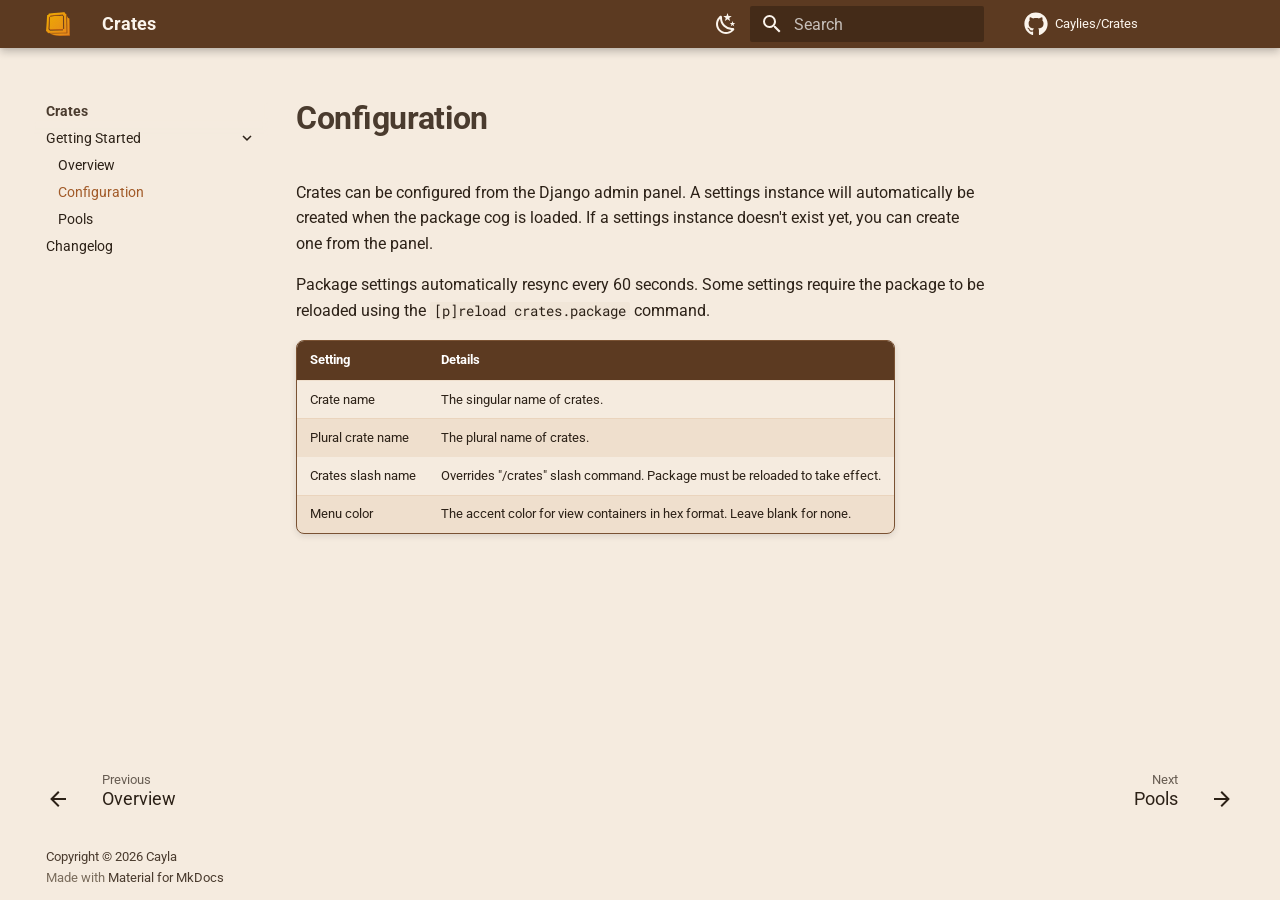
<file: getting-started/configuration/index.html>
<!doctype html>
<html lang="en" class="no-js">
  <head>
    
      <meta charset="utf-8">
      <meta name="viewport" content="width=device-width,initial-scale=1">
      
      
        <meta name="author" content="Cayla">
      
      
      
        <link rel="prev" href="../overview/">
      
      
        <link rel="next" href="../pools/">
      
      
        
      
      
      <link rel="icon" href="../../assets/logo.png">
      <meta name="generator" content="mkdocs-1.6.1, mkdocs-material-9.7.7">
    
    
      
        <title>Configuration - Crates</title>
      
    
    
      <link rel="stylesheet" href="../../assets/stylesheets/main.ec1eaa64.min.css">
      
        
        <link rel="stylesheet" href="../../assets/stylesheets/palette.ab4e12ef.min.css">
      
      


    
    
      
    
    
      
        
        
        <link rel="preconnect" href="https://fonts.gstatic.com" crossorigin>
        <link rel="stylesheet" href="https://fonts.googleapis.com/css?family=Roboto:300,300i,400,400i,700,700i%7CRoboto+Mono:400,400i,700,700i&display=fallback">
        <style>:root{--md-text-font:"Roboto";--md-code-font:"Roboto Mono"}</style>
      
    
    
      <link rel="stylesheet" href="../../stylesheets/extra.css">
    
    <script>__md_scope=new URL("../..",location),__md_hash=e=>[...e].reduce(((e,_)=>(e<<5)-e+_.charCodeAt(0)),0),__md_get=(e,_=localStorage,t=__md_scope)=>JSON.parse(_.getItem(t.pathname+"."+e)),__md_set=(e,_,t=localStorage,a=__md_scope)=>{try{t.setItem(a.pathname+"."+e,JSON.stringify(_))}catch(e){}}</script>
    
      

    
    
  </head>
  
  
    
    
      
    
    
    
    
    <body dir="ltr" data-md-color-scheme="crate" data-md-color-primary="indigo" data-md-color-accent="indigo">
  
    
    <input class="md-toggle" data-md-toggle="drawer" type="checkbox" id="__drawer" autocomplete="off">
    <input class="md-toggle" data-md-toggle="search" type="checkbox" id="__search" autocomplete="off">
    <label class="md-overlay" for="__drawer"></label>
    <div data-md-component="skip">
      
        
        <a href="#configuration" class="md-skip">
          Skip to content
        </a>
      
    </div>
    <div data-md-component="announce">
      
    </div>
    
    
      

  

<header class="md-header md-header--shadow" data-md-component="header">
  <nav class="md-header__inner md-grid" aria-label="Header">
    <a href="../.." title="Crates" class="md-header__button md-logo" aria-label="Crates" data-md-component="logo">
      
  <img src="../../assets/logo.png" alt="logo">

    </a>
    <label class="md-header__button md-icon" for="__drawer">
      
      <svg xmlns="http://www.w3.org/2000/svg" viewBox="0 0 24 24"><path d="M3 6h18v2H3zm0 5h18v2H3zm0 5h18v2H3z"/></svg>
    </label>
    <div class="md-header__title" data-md-component="header-title">
      <div class="md-header__ellipsis">
        <div class="md-header__topic">
          <span class="md-ellipsis">
            Crates
          </span>
        </div>
        <div class="md-header__topic" data-md-component="header-topic">
          <span class="md-ellipsis">
            
              Configuration
            
          </span>
        </div>
      </div>
    </div>
    
      
        <form class="md-header__option" data-md-component="palette">
  
    
    
    
    <input class="md-option" data-md-color-media="(prefers-color-scheme: light)" data-md-color-scheme="crate" data-md-color-primary="indigo" data-md-color-accent="indigo"  aria-label="Switch to dark mode"  type="radio" name="__palette" id="__palette_0">
    
      <label class="md-header__button md-icon" title="Switch to dark mode" for="__palette_1" hidden>
        <svg xmlns="http://www.w3.org/2000/svg" viewBox="0 0 24 24"><path d="m17.75 4.09-2.53 1.94.91 3.06-2.63-1.81-2.63 1.81.91-3.06-2.53-1.94L12.44 4l1.06-3 1.06 3zm3.5 6.91-1.64 1.25.59 1.98-1.7-1.17-1.7 1.17.59-1.98L15.75 11l2.06-.05L18.5 9l.69 1.95zm-2.28 4.95c.83-.08 1.72 1.1 1.19 1.85-.32.45-.66.87-1.08 1.27C15.17 23 8.84 23 4.94 19.07c-3.91-3.9-3.91-10.24 0-14.14.4-.4.82-.76 1.27-1.08.75-.53 1.93.36 1.85 1.19-.27 2.86.69 5.83 2.89 8.02a9.96 9.96 0 0 0 8.02 2.89m-1.64 2.02a12.08 12.08 0 0 1-7.8-3.47c-2.17-2.19-3.33-5-3.49-7.82-2.81 3.14-2.7 7.96.31 10.98 3.02 3.01 7.84 3.12 10.98.31"/></svg>
      </label>
    
  
    
    
    
    <input class="md-option" data-md-color-media="(prefers-color-scheme: dark)" data-md-color-scheme="crate-dark" data-md-color-primary="indigo" data-md-color-accent="indigo"  aria-label="Switch to light mode"  type="radio" name="__palette" id="__palette_1">
    
      <label class="md-header__button md-icon" title="Switch to light mode" for="__palette_0" hidden>
        <svg xmlns="http://www.w3.org/2000/svg" viewBox="0 0 24 24"><path d="M12 7a5 5 0 0 1 5 5 5 5 0 0 1-5 5 5 5 0 0 1-5-5 5 5 0 0 1 5-5m0 2a3 3 0 0 0-3 3 3 3 0 0 0 3 3 3 3 0 0 0 3-3 3 3 0 0 0-3-3m0-7 2.39 3.42C13.65 5.15 12.84 5 12 5s-1.65.15-2.39.42zM3.34 7l4.16-.35A7.2 7.2 0 0 0 5.94 8.5c-.44.74-.69 1.5-.83 2.29zm.02 10 1.76-3.77a7.131 7.131 0 0 0 2.38 4.14zM20.65 7l-1.77 3.79a7.02 7.02 0 0 0-2.38-4.15zm-.01 10-4.14.36c.59-.51 1.12-1.14 1.54-1.86.42-.73.69-1.5.83-2.29zM12 22l-2.41-3.44c.74.27 1.55.44 2.41.44.82 0 1.63-.17 2.37-.44z"/></svg>
      </label>
    
  
</form>
      
    
    
      <script>var palette=__md_get("__palette");if(palette&&palette.color){if("(prefers-color-scheme)"===palette.color.media){var media=matchMedia("(prefers-color-scheme: light)"),input=document.querySelector(media.matches?"[data-md-color-media='(prefers-color-scheme: light)']":"[data-md-color-media='(prefers-color-scheme: dark)']");palette.color.media=input.getAttribute("data-md-color-media"),palette.color.scheme=input.getAttribute("data-md-color-scheme"),palette.color.primary=input.getAttribute("data-md-color-primary"),palette.color.accent=input.getAttribute("data-md-color-accent")}for(var[key,value]of Object.entries(palette.color))document.body.setAttribute("data-md-color-"+key,value)}</script>
    
    
    
      
      
        <label class="md-header__button md-icon" for="__search">
          
          <svg xmlns="http://www.w3.org/2000/svg" viewBox="0 0 24 24"><path d="M9.5 3A6.5 6.5 0 0 1 16 9.5c0 1.61-.59 3.09-1.56 4.23l.27.27h.79l5 5-1.5 1.5-5-5v-.79l-.27-.27A6.52 6.52 0 0 1 9.5 16 6.5 6.5 0 0 1 3 9.5 6.5 6.5 0 0 1 9.5 3m0 2C7 5 5 7 5 9.5S7 14 9.5 14 14 12 14 9.5 12 5 9.5 5"/></svg>
        </label>
        <div class="md-search" data-md-component="search" role="dialog">
  <label class="md-search__overlay" for="__search"></label>
  <div class="md-search__inner" role="search">
    <form class="md-search__form" name="search">
      <input type="text" class="md-search__input" name="query" aria-label="Search" placeholder="Search" autocapitalize="off" autocorrect="off" autocomplete="off" spellcheck="false" data-md-component="search-query" required>
      <label class="md-search__icon md-icon" for="__search">
        
        <svg xmlns="http://www.w3.org/2000/svg" viewBox="0 0 24 24"><path d="M9.5 3A6.5 6.5 0 0 1 16 9.5c0 1.61-.59 3.09-1.56 4.23l.27.27h.79l5 5-1.5 1.5-5-5v-.79l-.27-.27A6.52 6.52 0 0 1 9.5 16 6.5 6.5 0 0 1 3 9.5 6.5 6.5 0 0 1 9.5 3m0 2C7 5 5 7 5 9.5S7 14 9.5 14 14 12 14 9.5 12 5 9.5 5"/></svg>
        
        <svg xmlns="http://www.w3.org/2000/svg" viewBox="0 0 24 24"><path d="M20 11v2H8l5.5 5.5-1.42 1.42L4.16 12l7.92-7.92L13.5 5.5 8 11z"/></svg>
      </label>
      <nav class="md-search__options" aria-label="Search">
        
        <button type="reset" class="md-search__icon md-icon" title="Clear" aria-label="Clear" tabindex="-1">
          
          <svg xmlns="http://www.w3.org/2000/svg" viewBox="0 0 24 24"><path d="M19 6.41 17.59 5 12 10.59 6.41 5 5 6.41 10.59 12 5 17.59 6.41 19 12 13.41 17.59 19 19 17.59 13.41 12z"/></svg>
        </button>
      </nav>
      
    </form>
    <div class="md-search__output">
      <div class="md-search__scrollwrap" tabindex="0" data-md-scrollfix>
        <div class="md-search-result" data-md-component="search-result">
          <div class="md-search-result__meta">
            Initializing search
          </div>
          <ol class="md-search-result__list" role="presentation"></ol>
        </div>
      </div>
    </div>
  </div>
</div>
      
    
    
      <div class="md-header__source">
        <a href="https://github.com/Caylies/Crates" title="Go to repository" class="md-source" data-md-component="source">
  <div class="md-source__icon md-icon">
    
    <svg xmlns="http://www.w3.org/2000/svg" viewBox="0 0 512 512"><!--! Font Awesome Free 7.1.0 by @fontawesome - https://fontawesome.com License - https://fontawesome.com/license/free (Icons: CC BY 4.0, Fonts: SIL OFL 1.1, Code: MIT License) Copyright 2025 Fonticons, Inc.--><path d="M173.9 397.4c0 2-2.3 3.6-5.2 3.6-3.3.3-5.6-1.3-5.6-3.6 0-2 2.3-3.6 5.2-3.6 3-.3 5.6 1.3 5.6 3.6m-31.1-4.5c-.7 2 1.3 4.3 4.3 4.9 2.6 1 5.6 0 6.2-2s-1.3-4.3-4.3-5.2c-2.6-.7-5.5.3-6.2 2.3m44.2-1.7c-2.9.7-4.9 2.6-4.6 4.9.3 2 2.9 3.3 5.9 2.6 2.9-.7 4.9-2.6 4.6-4.6-.3-1.9-3-3.2-5.9-2.9M252.8 8C114.1 8 8 113.3 8 252c0 110.9 69.8 205.8 169.5 239.2 12.8 2.3 17.3-5.6 17.3-12.1 0-6.2-.3-40.4-.3-61.4 0 0-70 15-84.7-29.8 0 0-11.4-29.1-27.8-36.6 0 0-22.9-15.7 1.6-15.4 0 0 24.9 2 38.6 25.8 21.9 38.6 58.6 27.5 72.9 20.9 2.3-16 8.8-27.1 16-33.7-55.9-6.2-112.3-14.3-112.3-110.5 0-27.5 7.6-41.3 23.6-58.9-2.6-6.5-11.1-33.3 2.6-67.9 20.9-6.5 69 27 69 27 20-5.6 41.5-8.5 62.8-8.5s42.8 2.9 62.8 8.5c0 0 48.1-33.6 69-27 13.7 34.7 5.2 61.4 2.6 67.9 16 17.7 25.8 31.5 25.8 58.9 0 96.5-58.9 104.2-114.8 110.5 9.2 7.9 17 22.9 17 46.4 0 33.7-.3 75.4-.3 83.6 0 6.5 4.6 14.4 17.3 12.1C436.2 457.8 504 362.9 504 252 504 113.3 391.5 8 252.8 8M105.2 352.9c-1.3 1-1 3.3.7 5.2 1.6 1.6 3.9 2.3 5.2 1 1.3-1 1-3.3-.7-5.2-1.6-1.6-3.9-2.3-5.2-1m-10.8-8.1c-.7 1.3.3 2.9 2.3 3.9 1.6 1 3.6.7 4.3-.7.7-1.3-.3-2.9-2.3-3.9-2-.6-3.6-.3-4.3.7m32.4 35.6c-1.6 1.3-1 4.3 1.3 6.2 2.3 2.3 5.2 2.6 6.5 1 1.3-1.3.7-4.3-1.3-6.2-2.2-2.3-5.2-2.6-6.5-1m-11.4-14.7c-1.6 1-1.6 3.6 0 5.9s4.3 3.3 5.6 2.3c1.6-1.3 1.6-3.9 0-6.2-1.4-2.3-4-3.3-5.6-2"/></svg>
  </div>
  <div class="md-source__repository">
    Caylies/Crates
  </div>
</a>
      </div>
    
  </nav>
  
</header>
    
    <div class="md-container" data-md-component="container">
      
      
        
          
        
      
      <main class="md-main" data-md-component="main">
        <div class="md-main__inner md-grid">
          
            
              
              <div class="md-sidebar md-sidebar--primary" data-md-component="sidebar" data-md-type="navigation" >
                <div class="md-sidebar__scrollwrap">
                  <div class="md-sidebar__inner">
                    



<nav class="md-nav md-nav--primary" aria-label="Navigation" data-md-level="0">
  <label class="md-nav__title" for="__drawer">
    <a href="../.." title="Crates" class="md-nav__button md-logo" aria-label="Crates" data-md-component="logo">
      
  <img src="../../assets/logo.png" alt="logo">

    </a>
    Crates
  </label>
  
    <div class="md-nav__source">
      <a href="https://github.com/Caylies/Crates" title="Go to repository" class="md-source" data-md-component="source">
  <div class="md-source__icon md-icon">
    
    <svg xmlns="http://www.w3.org/2000/svg" viewBox="0 0 512 512"><!--! Font Awesome Free 7.1.0 by @fontawesome - https://fontawesome.com License - https://fontawesome.com/license/free (Icons: CC BY 4.0, Fonts: SIL OFL 1.1, Code: MIT License) Copyright 2025 Fonticons, Inc.--><path d="M173.9 397.4c0 2-2.3 3.6-5.2 3.6-3.3.3-5.6-1.3-5.6-3.6 0-2 2.3-3.6 5.2-3.6 3-.3 5.6 1.3 5.6 3.6m-31.1-4.5c-.7 2 1.3 4.3 4.3 4.9 2.6 1 5.6 0 6.2-2s-1.3-4.3-4.3-5.2c-2.6-.7-5.5.3-6.2 2.3m44.2-1.7c-2.9.7-4.9 2.6-4.6 4.9.3 2 2.9 3.3 5.9 2.6 2.9-.7 4.9-2.6 4.6-4.6-.3-1.9-3-3.2-5.9-2.9M252.8 8C114.1 8 8 113.3 8 252c0 110.9 69.8 205.8 169.5 239.2 12.8 2.3 17.3-5.6 17.3-12.1 0-6.2-.3-40.4-.3-61.4 0 0-70 15-84.7-29.8 0 0-11.4-29.1-27.8-36.6 0 0-22.9-15.7 1.6-15.4 0 0 24.9 2 38.6 25.8 21.9 38.6 58.6 27.5 72.9 20.9 2.3-16 8.8-27.1 16-33.7-55.9-6.2-112.3-14.3-112.3-110.5 0-27.5 7.6-41.3 23.6-58.9-2.6-6.5-11.1-33.3 2.6-67.9 20.9-6.5 69 27 69 27 20-5.6 41.5-8.5 62.8-8.5s42.8 2.9 62.8 8.5c0 0 48.1-33.6 69-27 13.7 34.7 5.2 61.4 2.6 67.9 16 17.7 25.8 31.5 25.8 58.9 0 96.5-58.9 104.2-114.8 110.5 9.2 7.9 17 22.9 17 46.4 0 33.7-.3 75.4-.3 83.6 0 6.5 4.6 14.4 17.3 12.1C436.2 457.8 504 362.9 504 252 504 113.3 391.5 8 252.8 8M105.2 352.9c-1.3 1-1 3.3.7 5.2 1.6 1.6 3.9 2.3 5.2 1 1.3-1 1-3.3-.7-5.2-1.6-1.6-3.9-2.3-5.2-1m-10.8-8.1c-.7 1.3.3 2.9 2.3 3.9 1.6 1 3.6.7 4.3-.7.7-1.3-.3-2.9-2.3-3.9-2-.6-3.6-.3-4.3.7m32.4 35.6c-1.6 1.3-1 4.3 1.3 6.2 2.3 2.3 5.2 2.6 6.5 1 1.3-1.3.7-4.3-1.3-6.2-2.2-2.3-5.2-2.6-6.5-1m-11.4-14.7c-1.6 1-1.6 3.6 0 5.9s4.3 3.3 5.6 2.3c1.6-1.3 1.6-3.9 0-6.2-1.4-2.3-4-3.3-5.6-2"/></svg>
  </div>
  <div class="md-source__repository">
    Caylies/Crates
  </div>
</a>
    </div>
  
  <ul class="md-nav__list" data-md-scrollfix>
    
      
      
  
  
    
  
  
  
    
    
    
    
    
    <li class="md-nav__item md-nav__item--active md-nav__item--nested">
      
        
        
        <input class="md-nav__toggle md-toggle " type="checkbox" id="__nav_1" checked>
        
          
          <label class="md-nav__link" for="__nav_1" id="__nav_1_label" tabindex="0">
            
  
  
  <span class="md-ellipsis">
    
  
    Getting Started
  

    
  </span>
  
  

            <span class="md-nav__icon md-icon"></span>
          </label>
        
        <nav class="md-nav" data-md-level="1" aria-labelledby="__nav_1_label" aria-expanded="true">
          <label class="md-nav__title" for="__nav_1">
            <span class="md-nav__icon md-icon"></span>
            
  
    Getting Started
  

          </label>
          <ul class="md-nav__list" data-md-scrollfix>
            
              
                
  
  
  
  
    <li class="md-nav__item">
      <a href="../overview/" class="md-nav__link">
        
  
  
  <span class="md-ellipsis">
    
  
    Overview
  

    
  </span>
  
  

      </a>
    </li>
  

              
            
              
                
  
  
    
  
  
  
    <li class="md-nav__item md-nav__item--active">
      
      <input class="md-nav__toggle md-toggle" type="checkbox" id="__toc">
      
      
        
      
      
      <a href="./" class="md-nav__link md-nav__link--active">
        
  
  
  <span class="md-ellipsis">
    
  
    Configuration
  

    
  </span>
  
  

      </a>
      
    </li>
  

              
            
              
                
  
  
  
  
    <li class="md-nav__item">
      <a href="../pools/" class="md-nav__link">
        
  
  
  <span class="md-ellipsis">
    
  
    Pools
  

    
  </span>
  
  

      </a>
    </li>
  

              
            
          </ul>
        </nav>
      
    </li>
  

    
      
      
  
  
  
  
    <li class="md-nav__item">
      <a href="../../changelog/" class="md-nav__link">
        
  
  
  <span class="md-ellipsis">
    
  
    Changelog
  

    
  </span>
  
  

      </a>
    </li>
  

    
  </ul>
</nav>
                  </div>
                </div>
              </div>
            
            
              
              <div class="md-sidebar md-sidebar--secondary" data-md-component="sidebar" data-md-type="toc" >
                <div class="md-sidebar__scrollwrap">
                  <div class="md-sidebar__inner">
                    

<nav class="md-nav md-nav--secondary" aria-label="Table of contents">
  
  
  
    
  
  
</nav>
                  </div>
                </div>
              </div>
            
          
          
            <div class="md-content" data-md-component="content">
              
              <article class="md-content__inner md-typeset">
                
                  


  
  


<h1 id="configuration">Configuration</h1>
<p>Crates can be configured from the Django admin panel. A settings instance will automatically be created when the 
package cog is loaded. If a settings instance doesn't exist yet, you can create one from the panel.</p>
<p>Package settings automatically resync every 60 seconds. Some settings require the package to be reloaded using the 
<code>[p]reload crates.package</code> command.</p>
<table>
<thead>
<tr>
<th colspan="1" rowspan="1">
<p>Setting</p>
</th>
<th colspan="1" rowspan="1">
<p>Details</p>
</th>
</tr>
</thead>
<tbody>
<tr>
<td colspan="1" rowspan="1">
<p>Crate name</p>
</td>
<td colspan="1" rowspan="1">
<p>The singular name of crates.</p>
</td>
</tr>
<tr>
<td colspan="1" rowspan="1">
<p>Plural crate name</p>
</td>
<td colspan="1" rowspan="1">
<p>The plural name of crates.</p>
</td>
</tr>
<tr>
<td colspan="1" rowspan="1">
<p>Crates slash name</p>
</td>
<td colspan="1" rowspan="1">
<p>Overrides "/crates" slash command. Package must be reloaded to take effect.</p>
</td>
</tr>
<tr>
<td colspan="1" rowspan="1">
<p>Menu color</p>
</td>
<td colspan="1" rowspan="1">
<p>The accent color for view containers in hex format. Leave blank for none.</p>
</td>
</tr>
</tbody>
</table>












                
              </article>
            </div>
          
          
<script>var target=document.getElementById(location.hash.slice(1));target&&target.name&&(target.checked=target.name.startsWith("__tabbed_"))</script>
        </div>
        
      </main>
      
        <footer class="md-footer">
  
    
      
      <nav class="md-footer__inner md-grid" aria-label="Footer" >
        
          
          <a href="../overview/" class="md-footer__link md-footer__link--prev" aria-label="Previous: Overview">
            <div class="md-footer__button md-icon">
              
              <svg xmlns="http://www.w3.org/2000/svg" viewBox="0 0 24 24"><path d="M20 11v2H8l5.5 5.5-1.42 1.42L4.16 12l7.92-7.92L13.5 5.5 8 11z"/></svg>
            </div>
            <div class="md-footer__title">
              <span class="md-footer__direction">
                Previous
              </span>
              <div class="md-ellipsis">
                Overview
              </div>
            </div>
          </a>
        
        
          
          <a href="../pools/" class="md-footer__link md-footer__link--next" aria-label="Next: Pools">
            <div class="md-footer__title">
              <span class="md-footer__direction">
                Next
              </span>
              <div class="md-ellipsis">
                Pools
              </div>
            </div>
            <div class="md-footer__button md-icon">
              
              <svg xmlns="http://www.w3.org/2000/svg" viewBox="0 0 24 24"><path d="M4 11v2h12l-5.5 5.5 1.42 1.42L19.84 12l-7.92-7.92L10.5 5.5 16 11z"/></svg>
            </div>
          </a>
        
      </nav>
    
  
  <div class="md-footer-meta md-typeset">
    <div class="md-footer-meta__inner md-grid">
      <div class="md-copyright">
  
    <div class="md-copyright__highlight">
      Copyright &copy; 2026 Cayla
    </div>
  
  
    Made with
    <a href="https://squidfunk.github.io/mkdocs-material/" target="_blank" rel="noopener">
      Material for MkDocs
    </a>
  
</div>
      
    </div>
  </div>
</footer>
      
    </div>
    <div class="md-dialog" data-md-component="dialog">
      <div class="md-dialog__inner md-typeset"></div>
    </div>
    
    
    
      
      
      <script id="__config" type="application/json">{"annotate": null, "base": "../..", "features": ["content.code.copy", "content.code.annotate", "content.code.select", "navigation.footer", "toc.follow"], "search": "../../assets/javascripts/workers/search.2c215733.min.js", "tags": null, "translations": {"clipboard.copied": "Copied to clipboard", "clipboard.copy": "Copy to clipboard", "search.result.more.one": "1 more on this page", "search.result.more.other": "# more on this page", "search.result.none": "No matching documents", "search.result.one": "1 matching document", "search.result.other": "# matching documents", "search.result.placeholder": "Type to start searching", "search.result.term.missing": "Missing", "select.version": "Select version"}, "version": null}</script>
    
    
      <script src="../../assets/javascripts/bundle.d7400e89.min.js"></script>
      
    
  </body>
</html>
</file>
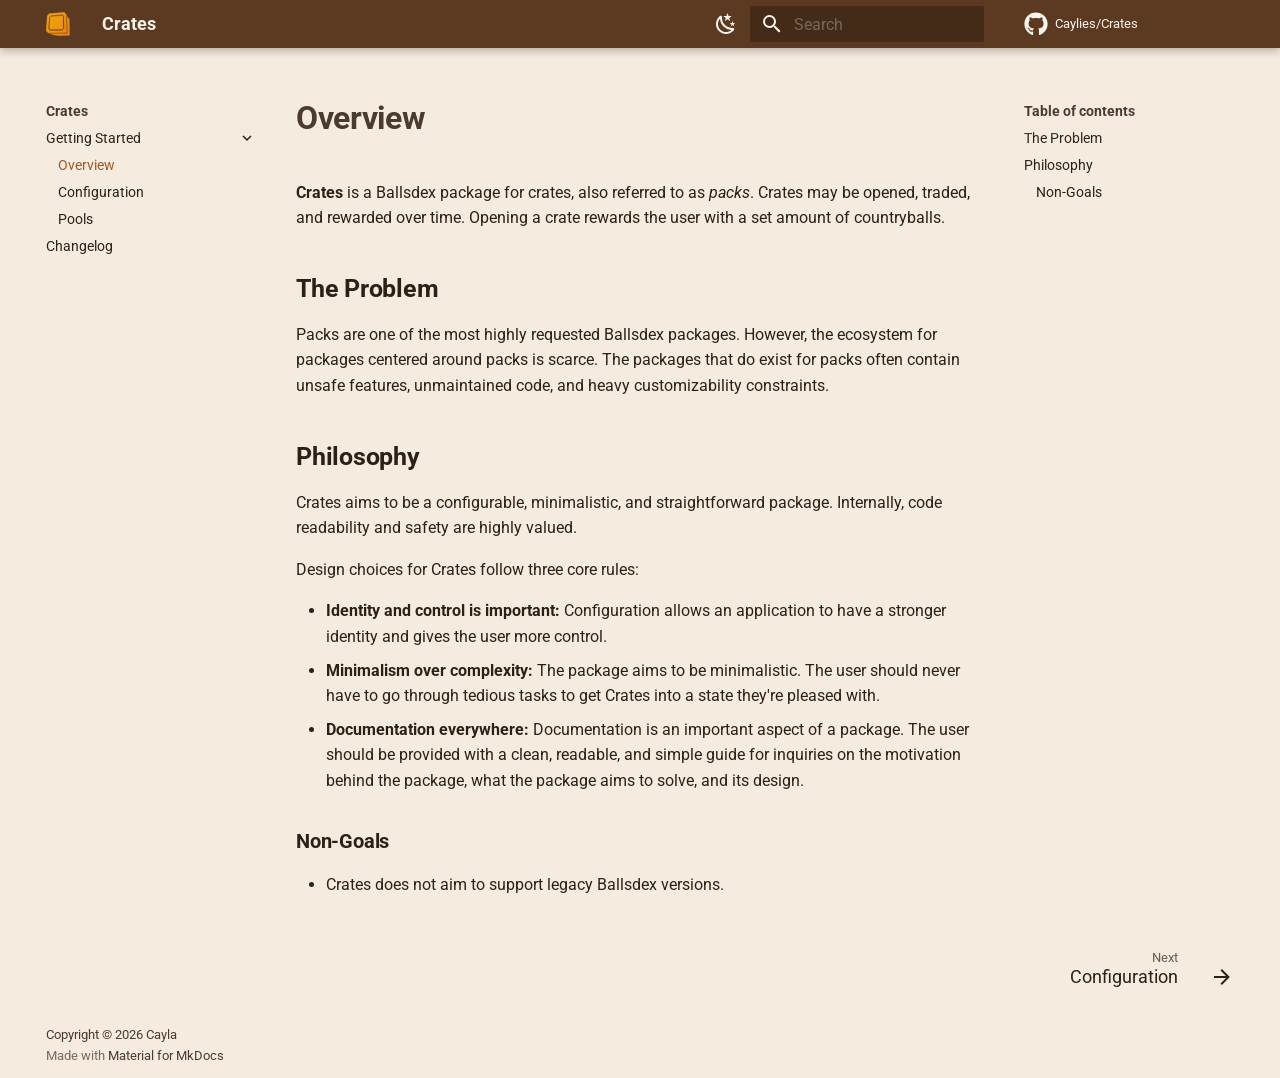
<file: getting-started/overview/index.html>
<!doctype html>
<html lang="en" class="no-js">
  <head>
    
      <meta charset="utf-8">
      <meta name="viewport" content="width=device-width,initial-scale=1">
      
      
        <meta name="author" content="Cayla">
      
      
      
      
        <link rel="next" href="../configuration/">
      
      
        
      
      
      <link rel="icon" href="../../assets/logo.png">
      <meta name="generator" content="mkdocs-1.6.1, mkdocs-material-9.7.7">
    
    
      
        <title>Overview - Crates</title>
      
    
    
      <link rel="stylesheet" href="../../assets/stylesheets/main.ec1eaa64.min.css">
      
        
        <link rel="stylesheet" href="../../assets/stylesheets/palette.ab4e12ef.min.css">
      
      


    
    
      
    
    
      
        
        
        <link rel="preconnect" href="https://fonts.gstatic.com" crossorigin>
        <link rel="stylesheet" href="https://fonts.googleapis.com/css?family=Roboto:300,300i,400,400i,700,700i%7CRoboto+Mono:400,400i,700,700i&display=fallback">
        <style>:root{--md-text-font:"Roboto";--md-code-font:"Roboto Mono"}</style>
      
    
    
      <link rel="stylesheet" href="../../stylesheets/extra.css">
    
    <script>__md_scope=new URL("../..",location),__md_hash=e=>[...e].reduce(((e,_)=>(e<<5)-e+_.charCodeAt(0)),0),__md_get=(e,_=localStorage,t=__md_scope)=>JSON.parse(_.getItem(t.pathname+"."+e)),__md_set=(e,_,t=localStorage,a=__md_scope)=>{try{t.setItem(a.pathname+"."+e,JSON.stringify(_))}catch(e){}}</script>
    
      

    
    
  </head>
  
  
    
    
      
    
    
    
    
    <body dir="ltr" data-md-color-scheme="crate" data-md-color-primary="indigo" data-md-color-accent="indigo">
  
    
    <input class="md-toggle" data-md-toggle="drawer" type="checkbox" id="__drawer" autocomplete="off">
    <input class="md-toggle" data-md-toggle="search" type="checkbox" id="__search" autocomplete="off">
    <label class="md-overlay" for="__drawer"></label>
    <div data-md-component="skip">
      
        
        <a href="#overview" class="md-skip">
          Skip to content
        </a>
      
    </div>
    <div data-md-component="announce">
      
    </div>
    
    
      

  

<header class="md-header md-header--shadow" data-md-component="header">
  <nav class="md-header__inner md-grid" aria-label="Header">
    <a href="../.." title="Crates" class="md-header__button md-logo" aria-label="Crates" data-md-component="logo">
      
  <img src="../../assets/logo.png" alt="logo">

    </a>
    <label class="md-header__button md-icon" for="__drawer">
      
      <svg xmlns="http://www.w3.org/2000/svg" viewBox="0 0 24 24"><path d="M3 6h18v2H3zm0 5h18v2H3zm0 5h18v2H3z"/></svg>
    </label>
    <div class="md-header__title" data-md-component="header-title">
      <div class="md-header__ellipsis">
        <div class="md-header__topic">
          <span class="md-ellipsis">
            Crates
          </span>
        </div>
        <div class="md-header__topic" data-md-component="header-topic">
          <span class="md-ellipsis">
            
              Overview
            
          </span>
        </div>
      </div>
    </div>
    
      
        <form class="md-header__option" data-md-component="palette">
  
    
    
    
    <input class="md-option" data-md-color-media="(prefers-color-scheme: light)" data-md-color-scheme="crate" data-md-color-primary="indigo" data-md-color-accent="indigo"  aria-label="Switch to dark mode"  type="radio" name="__palette" id="__palette_0">
    
      <label class="md-header__button md-icon" title="Switch to dark mode" for="__palette_1" hidden>
        <svg xmlns="http://www.w3.org/2000/svg" viewBox="0 0 24 24"><path d="m17.75 4.09-2.53 1.94.91 3.06-2.63-1.81-2.63 1.81.91-3.06-2.53-1.94L12.44 4l1.06-3 1.06 3zm3.5 6.91-1.64 1.25.59 1.98-1.7-1.17-1.7 1.17.59-1.98L15.75 11l2.06-.05L18.5 9l.69 1.95zm-2.28 4.95c.83-.08 1.72 1.1 1.19 1.85-.32.45-.66.87-1.08 1.27C15.17 23 8.84 23 4.94 19.07c-3.91-3.9-3.91-10.24 0-14.14.4-.4.82-.76 1.27-1.08.75-.53 1.93.36 1.85 1.19-.27 2.86.69 5.83 2.89 8.02a9.96 9.96 0 0 0 8.02 2.89m-1.64 2.02a12.08 12.08 0 0 1-7.8-3.47c-2.17-2.19-3.33-5-3.49-7.82-2.81 3.14-2.7 7.96.31 10.98 3.02 3.01 7.84 3.12 10.98.31"/></svg>
      </label>
    
  
    
    
    
    <input class="md-option" data-md-color-media="(prefers-color-scheme: dark)" data-md-color-scheme="crate-dark" data-md-color-primary="indigo" data-md-color-accent="indigo"  aria-label="Switch to light mode"  type="radio" name="__palette" id="__palette_1">
    
      <label class="md-header__button md-icon" title="Switch to light mode" for="__palette_0" hidden>
        <svg xmlns="http://www.w3.org/2000/svg" viewBox="0 0 24 24"><path d="M12 7a5 5 0 0 1 5 5 5 5 0 0 1-5 5 5 5 0 0 1-5-5 5 5 0 0 1 5-5m0 2a3 3 0 0 0-3 3 3 3 0 0 0 3 3 3 3 0 0 0 3-3 3 3 0 0 0-3-3m0-7 2.39 3.42C13.65 5.15 12.84 5 12 5s-1.65.15-2.39.42zM3.34 7l4.16-.35A7.2 7.2 0 0 0 5.94 8.5c-.44.74-.69 1.5-.83 2.29zm.02 10 1.76-3.77a7.131 7.131 0 0 0 2.38 4.14zM20.65 7l-1.77 3.79a7.02 7.02 0 0 0-2.38-4.15zm-.01 10-4.14.36c.59-.51 1.12-1.14 1.54-1.86.42-.73.69-1.5.83-2.29zM12 22l-2.41-3.44c.74.27 1.55.44 2.41.44.82 0 1.63-.17 2.37-.44z"/></svg>
      </label>
    
  
</form>
      
    
    
      <script>var palette=__md_get("__palette");if(palette&&palette.color){if("(prefers-color-scheme)"===palette.color.media){var media=matchMedia("(prefers-color-scheme: light)"),input=document.querySelector(media.matches?"[data-md-color-media='(prefers-color-scheme: light)']":"[data-md-color-media='(prefers-color-scheme: dark)']");palette.color.media=input.getAttribute("data-md-color-media"),palette.color.scheme=input.getAttribute("data-md-color-scheme"),palette.color.primary=input.getAttribute("data-md-color-primary"),palette.color.accent=input.getAttribute("data-md-color-accent")}for(var[key,value]of Object.entries(palette.color))document.body.setAttribute("data-md-color-"+key,value)}</script>
    
    
    
      
      
        <label class="md-header__button md-icon" for="__search">
          
          <svg xmlns="http://www.w3.org/2000/svg" viewBox="0 0 24 24"><path d="M9.5 3A6.5 6.5 0 0 1 16 9.5c0 1.61-.59 3.09-1.56 4.23l.27.27h.79l5 5-1.5 1.5-5-5v-.79l-.27-.27A6.52 6.52 0 0 1 9.5 16 6.5 6.5 0 0 1 3 9.5 6.5 6.5 0 0 1 9.5 3m0 2C7 5 5 7 5 9.5S7 14 9.5 14 14 12 14 9.5 12 5 9.5 5"/></svg>
        </label>
        <div class="md-search" data-md-component="search" role="dialog">
  <label class="md-search__overlay" for="__search"></label>
  <div class="md-search__inner" role="search">
    <form class="md-search__form" name="search">
      <input type="text" class="md-search__input" name="query" aria-label="Search" placeholder="Search" autocapitalize="off" autocorrect="off" autocomplete="off" spellcheck="false" data-md-component="search-query" required>
      <label class="md-search__icon md-icon" for="__search">
        
        <svg xmlns="http://www.w3.org/2000/svg" viewBox="0 0 24 24"><path d="M9.5 3A6.5 6.5 0 0 1 16 9.5c0 1.61-.59 3.09-1.56 4.23l.27.27h.79l5 5-1.5 1.5-5-5v-.79l-.27-.27A6.52 6.52 0 0 1 9.5 16 6.5 6.5 0 0 1 3 9.5 6.5 6.5 0 0 1 9.5 3m0 2C7 5 5 7 5 9.5S7 14 9.5 14 14 12 14 9.5 12 5 9.5 5"/></svg>
        
        <svg xmlns="http://www.w3.org/2000/svg" viewBox="0 0 24 24"><path d="M20 11v2H8l5.5 5.5-1.42 1.42L4.16 12l7.92-7.92L13.5 5.5 8 11z"/></svg>
      </label>
      <nav class="md-search__options" aria-label="Search">
        
        <button type="reset" class="md-search__icon md-icon" title="Clear" aria-label="Clear" tabindex="-1">
          
          <svg xmlns="http://www.w3.org/2000/svg" viewBox="0 0 24 24"><path d="M19 6.41 17.59 5 12 10.59 6.41 5 5 6.41 10.59 12 5 17.59 6.41 19 12 13.41 17.59 19 19 17.59 13.41 12z"/></svg>
        </button>
      </nav>
      
    </form>
    <div class="md-search__output">
      <div class="md-search__scrollwrap" tabindex="0" data-md-scrollfix>
        <div class="md-search-result" data-md-component="search-result">
          <div class="md-search-result__meta">
            Initializing search
          </div>
          <ol class="md-search-result__list" role="presentation"></ol>
        </div>
      </div>
    </div>
  </div>
</div>
      
    
    
      <div class="md-header__source">
        <a href="https://github.com/Caylies/Crates" title="Go to repository" class="md-source" data-md-component="source">
  <div class="md-source__icon md-icon">
    
    <svg xmlns="http://www.w3.org/2000/svg" viewBox="0 0 512 512"><!--! Font Awesome Free 7.1.0 by @fontawesome - https://fontawesome.com License - https://fontawesome.com/license/free (Icons: CC BY 4.0, Fonts: SIL OFL 1.1, Code: MIT License) Copyright 2025 Fonticons, Inc.--><path d="M173.9 397.4c0 2-2.3 3.6-5.2 3.6-3.3.3-5.6-1.3-5.6-3.6 0-2 2.3-3.6 5.2-3.6 3-.3 5.6 1.3 5.6 3.6m-31.1-4.5c-.7 2 1.3 4.3 4.3 4.9 2.6 1 5.6 0 6.2-2s-1.3-4.3-4.3-5.2c-2.6-.7-5.5.3-6.2 2.3m44.2-1.7c-2.9.7-4.9 2.6-4.6 4.9.3 2 2.9 3.3 5.9 2.6 2.9-.7 4.9-2.6 4.6-4.6-.3-1.9-3-3.2-5.9-2.9M252.8 8C114.1 8 8 113.3 8 252c0 110.9 69.8 205.8 169.5 239.2 12.8 2.3 17.3-5.6 17.3-12.1 0-6.2-.3-40.4-.3-61.4 0 0-70 15-84.7-29.8 0 0-11.4-29.1-27.8-36.6 0 0-22.9-15.7 1.6-15.4 0 0 24.9 2 38.6 25.8 21.9 38.6 58.6 27.5 72.9 20.9 2.3-16 8.8-27.1 16-33.7-55.9-6.2-112.3-14.3-112.3-110.5 0-27.5 7.6-41.3 23.6-58.9-2.6-6.5-11.1-33.3 2.6-67.9 20.9-6.5 69 27 69 27 20-5.6 41.5-8.5 62.8-8.5s42.8 2.9 62.8 8.5c0 0 48.1-33.6 69-27 13.7 34.7 5.2 61.4 2.6 67.9 16 17.7 25.8 31.5 25.8 58.9 0 96.5-58.9 104.2-114.8 110.5 9.2 7.9 17 22.9 17 46.4 0 33.7-.3 75.4-.3 83.6 0 6.5 4.6 14.4 17.3 12.1C436.2 457.8 504 362.9 504 252 504 113.3 391.5 8 252.8 8M105.2 352.9c-1.3 1-1 3.3.7 5.2 1.6 1.6 3.9 2.3 5.2 1 1.3-1 1-3.3-.7-5.2-1.6-1.6-3.9-2.3-5.2-1m-10.8-8.1c-.7 1.3.3 2.9 2.3 3.9 1.6 1 3.6.7 4.3-.7.7-1.3-.3-2.9-2.3-3.9-2-.6-3.6-.3-4.3.7m32.4 35.6c-1.6 1.3-1 4.3 1.3 6.2 2.3 2.3 5.2 2.6 6.5 1 1.3-1.3.7-4.3-1.3-6.2-2.2-2.3-5.2-2.6-6.5-1m-11.4-14.7c-1.6 1-1.6 3.6 0 5.9s4.3 3.3 5.6 2.3c1.6-1.3 1.6-3.9 0-6.2-1.4-2.3-4-3.3-5.6-2"/></svg>
  </div>
  <div class="md-source__repository">
    Caylies/Crates
  </div>
</a>
      </div>
    
  </nav>
  
</header>
    
    <div class="md-container" data-md-component="container">
      
      
        
          
        
      
      <main class="md-main" data-md-component="main">
        <div class="md-main__inner md-grid">
          
            
              
              <div class="md-sidebar md-sidebar--primary" data-md-component="sidebar" data-md-type="navigation" >
                <div class="md-sidebar__scrollwrap">
                  <div class="md-sidebar__inner">
                    



<nav class="md-nav md-nav--primary" aria-label="Navigation" data-md-level="0">
  <label class="md-nav__title" for="__drawer">
    <a href="../.." title="Crates" class="md-nav__button md-logo" aria-label="Crates" data-md-component="logo">
      
  <img src="../../assets/logo.png" alt="logo">

    </a>
    Crates
  </label>
  
    <div class="md-nav__source">
      <a href="https://github.com/Caylies/Crates" title="Go to repository" class="md-source" data-md-component="source">
  <div class="md-source__icon md-icon">
    
    <svg xmlns="http://www.w3.org/2000/svg" viewBox="0 0 512 512"><!--! Font Awesome Free 7.1.0 by @fontawesome - https://fontawesome.com License - https://fontawesome.com/license/free (Icons: CC BY 4.0, Fonts: SIL OFL 1.1, Code: MIT License) Copyright 2025 Fonticons, Inc.--><path d="M173.9 397.4c0 2-2.3 3.6-5.2 3.6-3.3.3-5.6-1.3-5.6-3.6 0-2 2.3-3.6 5.2-3.6 3-.3 5.6 1.3 5.6 3.6m-31.1-4.5c-.7 2 1.3 4.3 4.3 4.9 2.6 1 5.6 0 6.2-2s-1.3-4.3-4.3-5.2c-2.6-.7-5.5.3-6.2 2.3m44.2-1.7c-2.9.7-4.9 2.6-4.6 4.9.3 2 2.9 3.3 5.9 2.6 2.9-.7 4.9-2.6 4.6-4.6-.3-1.9-3-3.2-5.9-2.9M252.8 8C114.1 8 8 113.3 8 252c0 110.9 69.8 205.8 169.5 239.2 12.8 2.3 17.3-5.6 17.3-12.1 0-6.2-.3-40.4-.3-61.4 0 0-70 15-84.7-29.8 0 0-11.4-29.1-27.8-36.6 0 0-22.9-15.7 1.6-15.4 0 0 24.9 2 38.6 25.8 21.9 38.6 58.6 27.5 72.9 20.9 2.3-16 8.8-27.1 16-33.7-55.9-6.2-112.3-14.3-112.3-110.5 0-27.5 7.6-41.3 23.6-58.9-2.6-6.5-11.1-33.3 2.6-67.9 20.9-6.5 69 27 69 27 20-5.6 41.5-8.5 62.8-8.5s42.8 2.9 62.8 8.5c0 0 48.1-33.6 69-27 13.7 34.7 5.2 61.4 2.6 67.9 16 17.7 25.8 31.5 25.8 58.9 0 96.5-58.9 104.2-114.8 110.5 9.2 7.9 17 22.9 17 46.4 0 33.7-.3 75.4-.3 83.6 0 6.5 4.6 14.4 17.3 12.1C436.2 457.8 504 362.9 504 252 504 113.3 391.5 8 252.8 8M105.2 352.9c-1.3 1-1 3.3.7 5.2 1.6 1.6 3.9 2.3 5.2 1 1.3-1 1-3.3-.7-5.2-1.6-1.6-3.9-2.3-5.2-1m-10.8-8.1c-.7 1.3.3 2.9 2.3 3.9 1.6 1 3.6.7 4.3-.7.7-1.3-.3-2.9-2.3-3.9-2-.6-3.6-.3-4.3.7m32.4 35.6c-1.6 1.3-1 4.3 1.3 6.2 2.3 2.3 5.2 2.6 6.5 1 1.3-1.3.7-4.3-1.3-6.2-2.2-2.3-5.2-2.6-6.5-1m-11.4-14.7c-1.6 1-1.6 3.6 0 5.9s4.3 3.3 5.6 2.3c1.6-1.3 1.6-3.9 0-6.2-1.4-2.3-4-3.3-5.6-2"/></svg>
  </div>
  <div class="md-source__repository">
    Caylies/Crates
  </div>
</a>
    </div>
  
  <ul class="md-nav__list" data-md-scrollfix>
    
      
      
  
  
    
  
  
  
    
    
    
    
    
    <li class="md-nav__item md-nav__item--active md-nav__item--nested">
      
        
        
        <input class="md-nav__toggle md-toggle " type="checkbox" id="__nav_1" checked>
        
          
          <label class="md-nav__link" for="__nav_1" id="__nav_1_label" tabindex="0">
            
  
  
  <span class="md-ellipsis">
    
  
    Getting Started
  

    
  </span>
  
  

            <span class="md-nav__icon md-icon"></span>
          </label>
        
        <nav class="md-nav" data-md-level="1" aria-labelledby="__nav_1_label" aria-expanded="true">
          <label class="md-nav__title" for="__nav_1">
            <span class="md-nav__icon md-icon"></span>
            
  
    Getting Started
  

          </label>
          <ul class="md-nav__list" data-md-scrollfix>
            
              
                
  
  
    
  
  
  
    <li class="md-nav__item md-nav__item--active">
      
      <input class="md-nav__toggle md-toggle" type="checkbox" id="__toc">
      
      
        
      
      
        <label class="md-nav__link md-nav__link--active" for="__toc">
          
  
  
  <span class="md-ellipsis">
    
  
    Overview
  

    
  </span>
  
  

          <span class="md-nav__icon md-icon"></span>
        </label>
      
      <a href="./" class="md-nav__link md-nav__link--active">
        
  
  
  <span class="md-ellipsis">
    
  
    Overview
  

    
  </span>
  
  

      </a>
      
        

<nav class="md-nav md-nav--secondary" aria-label="Table of contents">
  
  
  
    
  
  
    <label class="md-nav__title" for="__toc">
      <span class="md-nav__icon md-icon"></span>
      Table of contents
    </label>
    <ul class="md-nav__list" data-md-component="toc" data-md-scrollfix>
      
        <li class="md-nav__item">
  <a href="#the-problem" class="md-nav__link">
    <span class="md-ellipsis">
      
        The Problem
      
    </span>
  </a>
  
</li>
      
        <li class="md-nav__item">
  <a href="#philosophy" class="md-nav__link">
    <span class="md-ellipsis">
      
        Philosophy
      
    </span>
  </a>
  
    <nav class="md-nav" aria-label="Philosophy">
      <ul class="md-nav__list">
        
          <li class="md-nav__item">
  <a href="#non-goals" class="md-nav__link">
    <span class="md-ellipsis">
      
        Non-Goals
      
    </span>
  </a>
  
</li>
        
      </ul>
    </nav>
  
</li>
      
    </ul>
  
</nav>
      
    </li>
  

              
            
              
                
  
  
  
  
    <li class="md-nav__item">
      <a href="../configuration/" class="md-nav__link">
        
  
  
  <span class="md-ellipsis">
    
  
    Configuration
  

    
  </span>
  
  

      </a>
    </li>
  

              
            
              
                
  
  
  
  
    <li class="md-nav__item">
      <a href="../pools/" class="md-nav__link">
        
  
  
  <span class="md-ellipsis">
    
  
    Pools
  

    
  </span>
  
  

      </a>
    </li>
  

              
            
          </ul>
        </nav>
      
    </li>
  

    
      
      
  
  
  
  
    <li class="md-nav__item">
      <a href="../../changelog/" class="md-nav__link">
        
  
  
  <span class="md-ellipsis">
    
  
    Changelog
  

    
  </span>
  
  

      </a>
    </li>
  

    
  </ul>
</nav>
                  </div>
                </div>
              </div>
            
            
              
              <div class="md-sidebar md-sidebar--secondary" data-md-component="sidebar" data-md-type="toc" >
                <div class="md-sidebar__scrollwrap">
                  <div class="md-sidebar__inner">
                    

<nav class="md-nav md-nav--secondary" aria-label="Table of contents">
  
  
  
    
  
  
    <label class="md-nav__title" for="__toc">
      <span class="md-nav__icon md-icon"></span>
      Table of contents
    </label>
    <ul class="md-nav__list" data-md-component="toc" data-md-scrollfix>
      
        <li class="md-nav__item">
  <a href="#the-problem" class="md-nav__link">
    <span class="md-ellipsis">
      
        The Problem
      
    </span>
  </a>
  
</li>
      
        <li class="md-nav__item">
  <a href="#philosophy" class="md-nav__link">
    <span class="md-ellipsis">
      
        Philosophy
      
    </span>
  </a>
  
    <nav class="md-nav" aria-label="Philosophy">
      <ul class="md-nav__list">
        
          <li class="md-nav__item">
  <a href="#non-goals" class="md-nav__link">
    <span class="md-ellipsis">
      
        Non-Goals
      
    </span>
  </a>
  
</li>
        
      </ul>
    </nav>
  
</li>
      
    </ul>
  
</nav>
                  </div>
                </div>
              </div>
            
          
          
            <div class="md-content" data-md-component="content">
              
              <article class="md-content__inner md-typeset">
                
                  


  
  


<h1 id="overview">Overview</h1>
<p><strong>Crates</strong> is a Ballsdex package for crates, also referred to as <em>packs</em>. Crates may be opened, traded,
and rewarded over time. Opening a crate rewards the user with a set amount of countryballs.</p>
<h2 id="the-problem">The Problem</h2>
<p>Packs are one of the most highly requested Ballsdex packages. However, the ecosystem for packages centered around
packs is scarce. The packages that do exist for packs often contain unsafe features, unmaintained code,
and heavy customizability constraints.</p>
<h2 id="philosophy">Philosophy</h2>
<p>Crates aims to be a configurable, minimalistic, and straightforward package. Internally, code readability and safety
are highly valued.</p>
<p>Design choices for Crates follow three core rules:</p>
<ul>
<li><strong>Identity and control is important:</strong> Configuration allows an application to have a stronger identity and gives the user more control.</li>
<li><strong>Minimalism over complexity:</strong> The package aims to be minimalistic. The user should never have to go through tedious tasks to get Crates into a state they're pleased with.</li>
<li><strong>Documentation everywhere:</strong> Documentation is an important aspect of a package. The user should be provided with a clean, readable, and simple guide for inquiries on the motivation behind the package, what the package aims to solve, and its design.</li>
</ul>
<h3 id="non-goals">Non-Goals</h3>
<ul>
<li>Crates does not aim to support legacy Ballsdex versions.</li>
</ul>












                
              </article>
            </div>
          
          
<script>var target=document.getElementById(location.hash.slice(1));target&&target.name&&(target.checked=target.name.startsWith("__tabbed_"))</script>
        </div>
        
      </main>
      
        <footer class="md-footer">
  
    
      
      <nav class="md-footer__inner md-grid" aria-label="Footer" >
        
        
          
          <a href="../configuration/" class="md-footer__link md-footer__link--next" aria-label="Next: Configuration">
            <div class="md-footer__title">
              <span class="md-footer__direction">
                Next
              </span>
              <div class="md-ellipsis">
                Configuration
              </div>
            </div>
            <div class="md-footer__button md-icon">
              
              <svg xmlns="http://www.w3.org/2000/svg" viewBox="0 0 24 24"><path d="M4 11v2h12l-5.5 5.5 1.42 1.42L19.84 12l-7.92-7.92L10.5 5.5 16 11z"/></svg>
            </div>
          </a>
        
      </nav>
    
  
  <div class="md-footer-meta md-typeset">
    <div class="md-footer-meta__inner md-grid">
      <div class="md-copyright">
  
    <div class="md-copyright__highlight">
      Copyright &copy; 2026 Cayla
    </div>
  
  
    Made with
    <a href="https://squidfunk.github.io/mkdocs-material/" target="_blank" rel="noopener">
      Material for MkDocs
    </a>
  
</div>
      
    </div>
  </div>
</footer>
      
    </div>
    <div class="md-dialog" data-md-component="dialog">
      <div class="md-dialog__inner md-typeset"></div>
    </div>
    
    
    
      
      
      <script id="__config" type="application/json">{"annotate": null, "base": "../..", "features": ["content.code.copy", "content.code.annotate", "content.code.select", "navigation.footer", "toc.follow"], "search": "../../assets/javascripts/workers/search.2c215733.min.js", "tags": null, "translations": {"clipboard.copied": "Copied to clipboard", "clipboard.copy": "Copy to clipboard", "search.result.more.one": "1 more on this page", "search.result.more.other": "# more on this page", "search.result.none": "No matching documents", "search.result.one": "1 matching document", "search.result.other": "# matching documents", "search.result.placeholder": "Type to start searching", "search.result.term.missing": "Missing", "select.version": "Select version"}, "version": null}</script>
    
    
      <script src="../../assets/javascripts/bundle.d7400e89.min.js"></script>
      
    
  </body>
</html>
</file>
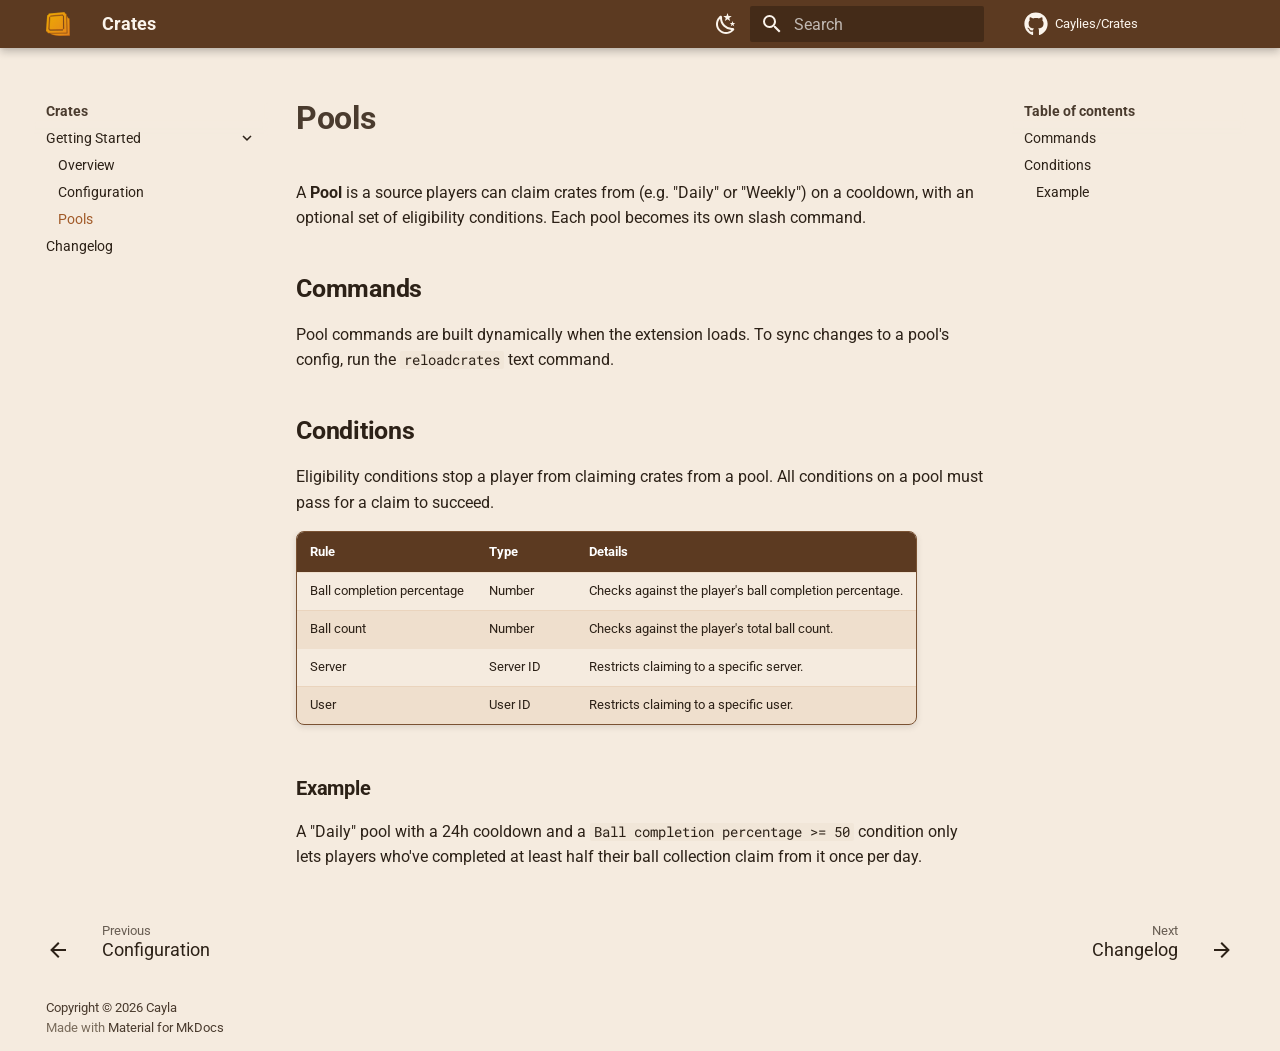
<file: getting-started/pools/index.html>
<!doctype html>
<html lang="en" class="no-js">
  <head>
    
      <meta charset="utf-8">
      <meta name="viewport" content="width=device-width,initial-scale=1">
      
      
        <meta name="author" content="Cayla">
      
      
      
        <link rel="prev" href="../configuration/">
      
      
        <link rel="next" href="../../changelog/">
      
      
        
      
      
      <link rel="icon" href="../../assets/logo.png">
      <meta name="generator" content="mkdocs-1.6.1, mkdocs-material-9.7.7">
    
    
      
        <title>Pools - Crates</title>
      
    
    
      <link rel="stylesheet" href="../../assets/stylesheets/main.ec1eaa64.min.css">
      
        
        <link rel="stylesheet" href="../../assets/stylesheets/palette.ab4e12ef.min.css">
      
      


    
    
      
    
    
      
        
        
        <link rel="preconnect" href="https://fonts.gstatic.com" crossorigin>
        <link rel="stylesheet" href="https://fonts.googleapis.com/css?family=Roboto:300,300i,400,400i,700,700i%7CRoboto+Mono:400,400i,700,700i&display=fallback">
        <style>:root{--md-text-font:"Roboto";--md-code-font:"Roboto Mono"}</style>
      
    
    
      <link rel="stylesheet" href="../../stylesheets/extra.css">
    
    <script>__md_scope=new URL("../..",location),__md_hash=e=>[...e].reduce(((e,_)=>(e<<5)-e+_.charCodeAt(0)),0),__md_get=(e,_=localStorage,t=__md_scope)=>JSON.parse(_.getItem(t.pathname+"."+e)),__md_set=(e,_,t=localStorage,a=__md_scope)=>{try{t.setItem(a.pathname+"."+e,JSON.stringify(_))}catch(e){}}</script>
    
      

    
    
  </head>
  
  
    
    
      
    
    
    
    
    <body dir="ltr" data-md-color-scheme="crate" data-md-color-primary="indigo" data-md-color-accent="indigo">
  
    
    <input class="md-toggle" data-md-toggle="drawer" type="checkbox" id="__drawer" autocomplete="off">
    <input class="md-toggle" data-md-toggle="search" type="checkbox" id="__search" autocomplete="off">
    <label class="md-overlay" for="__drawer"></label>
    <div data-md-component="skip">
      
        
        <a href="#pools" class="md-skip">
          Skip to content
        </a>
      
    </div>
    <div data-md-component="announce">
      
    </div>
    
    
      

  

<header class="md-header md-header--shadow" data-md-component="header">
  <nav class="md-header__inner md-grid" aria-label="Header">
    <a href="../.." title="Crates" class="md-header__button md-logo" aria-label="Crates" data-md-component="logo">
      
  <img src="../../assets/logo.png" alt="logo">

    </a>
    <label class="md-header__button md-icon" for="__drawer">
      
      <svg xmlns="http://www.w3.org/2000/svg" viewBox="0 0 24 24"><path d="M3 6h18v2H3zm0 5h18v2H3zm0 5h18v2H3z"/></svg>
    </label>
    <div class="md-header__title" data-md-component="header-title">
      <div class="md-header__ellipsis">
        <div class="md-header__topic">
          <span class="md-ellipsis">
            Crates
          </span>
        </div>
        <div class="md-header__topic" data-md-component="header-topic">
          <span class="md-ellipsis">
            
              Pools
            
          </span>
        </div>
      </div>
    </div>
    
      
        <form class="md-header__option" data-md-component="palette">
  
    
    
    
    <input class="md-option" data-md-color-media="(prefers-color-scheme: light)" data-md-color-scheme="crate" data-md-color-primary="indigo" data-md-color-accent="indigo"  aria-label="Switch to dark mode"  type="radio" name="__palette" id="__palette_0">
    
      <label class="md-header__button md-icon" title="Switch to dark mode" for="__palette_1" hidden>
        <svg xmlns="http://www.w3.org/2000/svg" viewBox="0 0 24 24"><path d="m17.75 4.09-2.53 1.94.91 3.06-2.63-1.81-2.63 1.81.91-3.06-2.53-1.94L12.44 4l1.06-3 1.06 3zm3.5 6.91-1.64 1.25.59 1.98-1.7-1.17-1.7 1.17.59-1.98L15.75 11l2.06-.05L18.5 9l.69 1.95zm-2.28 4.95c.83-.08 1.72 1.1 1.19 1.85-.32.45-.66.87-1.08 1.27C15.17 23 8.84 23 4.94 19.07c-3.91-3.9-3.91-10.24 0-14.14.4-.4.82-.76 1.27-1.08.75-.53 1.93.36 1.85 1.19-.27 2.86.69 5.83 2.89 8.02a9.96 9.96 0 0 0 8.02 2.89m-1.64 2.02a12.08 12.08 0 0 1-7.8-3.47c-2.17-2.19-3.33-5-3.49-7.82-2.81 3.14-2.7 7.96.31 10.98 3.02 3.01 7.84 3.12 10.98.31"/></svg>
      </label>
    
  
    
    
    
    <input class="md-option" data-md-color-media="(prefers-color-scheme: dark)" data-md-color-scheme="crate-dark" data-md-color-primary="indigo" data-md-color-accent="indigo"  aria-label="Switch to light mode"  type="radio" name="__palette" id="__palette_1">
    
      <label class="md-header__button md-icon" title="Switch to light mode" for="__palette_0" hidden>
        <svg xmlns="http://www.w3.org/2000/svg" viewBox="0 0 24 24"><path d="M12 7a5 5 0 0 1 5 5 5 5 0 0 1-5 5 5 5 0 0 1-5-5 5 5 0 0 1 5-5m0 2a3 3 0 0 0-3 3 3 3 0 0 0 3 3 3 3 0 0 0 3-3 3 3 0 0 0-3-3m0-7 2.39 3.42C13.65 5.15 12.84 5 12 5s-1.65.15-2.39.42zM3.34 7l4.16-.35A7.2 7.2 0 0 0 5.94 8.5c-.44.74-.69 1.5-.83 2.29zm.02 10 1.76-3.77a7.131 7.131 0 0 0 2.38 4.14zM20.65 7l-1.77 3.79a7.02 7.02 0 0 0-2.38-4.15zm-.01 10-4.14.36c.59-.51 1.12-1.14 1.54-1.86.42-.73.69-1.5.83-2.29zM12 22l-2.41-3.44c.74.27 1.55.44 2.41.44.82 0 1.63-.17 2.37-.44z"/></svg>
      </label>
    
  
</form>
      
    
    
      <script>var palette=__md_get("__palette");if(palette&&palette.color){if("(prefers-color-scheme)"===palette.color.media){var media=matchMedia("(prefers-color-scheme: light)"),input=document.querySelector(media.matches?"[data-md-color-media='(prefers-color-scheme: light)']":"[data-md-color-media='(prefers-color-scheme: dark)']");palette.color.media=input.getAttribute("data-md-color-media"),palette.color.scheme=input.getAttribute("data-md-color-scheme"),palette.color.primary=input.getAttribute("data-md-color-primary"),palette.color.accent=input.getAttribute("data-md-color-accent")}for(var[key,value]of Object.entries(palette.color))document.body.setAttribute("data-md-color-"+key,value)}</script>
    
    
    
      
      
        <label class="md-header__button md-icon" for="__search">
          
          <svg xmlns="http://www.w3.org/2000/svg" viewBox="0 0 24 24"><path d="M9.5 3A6.5 6.5 0 0 1 16 9.5c0 1.61-.59 3.09-1.56 4.23l.27.27h.79l5 5-1.5 1.5-5-5v-.79l-.27-.27A6.52 6.52 0 0 1 9.5 16 6.5 6.5 0 0 1 3 9.5 6.5 6.5 0 0 1 9.5 3m0 2C7 5 5 7 5 9.5S7 14 9.5 14 14 12 14 9.5 12 5 9.5 5"/></svg>
        </label>
        <div class="md-search" data-md-component="search" role="dialog">
  <label class="md-search__overlay" for="__search"></label>
  <div class="md-search__inner" role="search">
    <form class="md-search__form" name="search">
      <input type="text" class="md-search__input" name="query" aria-label="Search" placeholder="Search" autocapitalize="off" autocorrect="off" autocomplete="off" spellcheck="false" data-md-component="search-query" required>
      <label class="md-search__icon md-icon" for="__search">
        
        <svg xmlns="http://www.w3.org/2000/svg" viewBox="0 0 24 24"><path d="M9.5 3A6.5 6.5 0 0 1 16 9.5c0 1.61-.59 3.09-1.56 4.23l.27.27h.79l5 5-1.5 1.5-5-5v-.79l-.27-.27A6.52 6.52 0 0 1 9.5 16 6.5 6.5 0 0 1 3 9.5 6.5 6.5 0 0 1 9.5 3m0 2C7 5 5 7 5 9.5S7 14 9.5 14 14 12 14 9.5 12 5 9.5 5"/></svg>
        
        <svg xmlns="http://www.w3.org/2000/svg" viewBox="0 0 24 24"><path d="M20 11v2H8l5.5 5.5-1.42 1.42L4.16 12l7.92-7.92L13.5 5.5 8 11z"/></svg>
      </label>
      <nav class="md-search__options" aria-label="Search">
        
        <button type="reset" class="md-search__icon md-icon" title="Clear" aria-label="Clear" tabindex="-1">
          
          <svg xmlns="http://www.w3.org/2000/svg" viewBox="0 0 24 24"><path d="M19 6.41 17.59 5 12 10.59 6.41 5 5 6.41 10.59 12 5 17.59 6.41 19 12 13.41 17.59 19 19 17.59 13.41 12z"/></svg>
        </button>
      </nav>
      
    </form>
    <div class="md-search__output">
      <div class="md-search__scrollwrap" tabindex="0" data-md-scrollfix>
        <div class="md-search-result" data-md-component="search-result">
          <div class="md-search-result__meta">
            Initializing search
          </div>
          <ol class="md-search-result__list" role="presentation"></ol>
        </div>
      </div>
    </div>
  </div>
</div>
      
    
    
      <div class="md-header__source">
        <a href="https://github.com/Caylies/Crates" title="Go to repository" class="md-source" data-md-component="source">
  <div class="md-source__icon md-icon">
    
    <svg xmlns="http://www.w3.org/2000/svg" viewBox="0 0 512 512"><!--! Font Awesome Free 7.1.0 by @fontawesome - https://fontawesome.com License - https://fontawesome.com/license/free (Icons: CC BY 4.0, Fonts: SIL OFL 1.1, Code: MIT License) Copyright 2025 Fonticons, Inc.--><path d="M173.9 397.4c0 2-2.3 3.6-5.2 3.6-3.3.3-5.6-1.3-5.6-3.6 0-2 2.3-3.6 5.2-3.6 3-.3 5.6 1.3 5.6 3.6m-31.1-4.5c-.7 2 1.3 4.3 4.3 4.9 2.6 1 5.6 0 6.2-2s-1.3-4.3-4.3-5.2c-2.6-.7-5.5.3-6.2 2.3m44.2-1.7c-2.9.7-4.9 2.6-4.6 4.9.3 2 2.9 3.3 5.9 2.6 2.9-.7 4.9-2.6 4.6-4.6-.3-1.9-3-3.2-5.9-2.9M252.8 8C114.1 8 8 113.3 8 252c0 110.9 69.8 205.8 169.5 239.2 12.8 2.3 17.3-5.6 17.3-12.1 0-6.2-.3-40.4-.3-61.4 0 0-70 15-84.7-29.8 0 0-11.4-29.1-27.8-36.6 0 0-22.9-15.7 1.6-15.4 0 0 24.9 2 38.6 25.8 21.9 38.6 58.6 27.5 72.9 20.9 2.3-16 8.8-27.1 16-33.7-55.9-6.2-112.3-14.3-112.3-110.5 0-27.5 7.6-41.3 23.6-58.9-2.6-6.5-11.1-33.3 2.6-67.9 20.9-6.5 69 27 69 27 20-5.6 41.5-8.5 62.8-8.5s42.8 2.9 62.8 8.5c0 0 48.1-33.6 69-27 13.7 34.7 5.2 61.4 2.6 67.9 16 17.7 25.8 31.5 25.8 58.9 0 96.5-58.9 104.2-114.8 110.5 9.2 7.9 17 22.9 17 46.4 0 33.7-.3 75.4-.3 83.6 0 6.5 4.6 14.4 17.3 12.1C436.2 457.8 504 362.9 504 252 504 113.3 391.5 8 252.8 8M105.2 352.9c-1.3 1-1 3.3.7 5.2 1.6 1.6 3.9 2.3 5.2 1 1.3-1 1-3.3-.7-5.2-1.6-1.6-3.9-2.3-5.2-1m-10.8-8.1c-.7 1.3.3 2.9 2.3 3.9 1.6 1 3.6.7 4.3-.7.7-1.3-.3-2.9-2.3-3.9-2-.6-3.6-.3-4.3.7m32.4 35.6c-1.6 1.3-1 4.3 1.3 6.2 2.3 2.3 5.2 2.6 6.5 1 1.3-1.3.7-4.3-1.3-6.2-2.2-2.3-5.2-2.6-6.5-1m-11.4-14.7c-1.6 1-1.6 3.6 0 5.9s4.3 3.3 5.6 2.3c1.6-1.3 1.6-3.9 0-6.2-1.4-2.3-4-3.3-5.6-2"/></svg>
  </div>
  <div class="md-source__repository">
    Caylies/Crates
  </div>
</a>
      </div>
    
  </nav>
  
</header>
    
    <div class="md-container" data-md-component="container">
      
      
        
          
        
      
      <main class="md-main" data-md-component="main">
        <div class="md-main__inner md-grid">
          
            
              
              <div class="md-sidebar md-sidebar--primary" data-md-component="sidebar" data-md-type="navigation" >
                <div class="md-sidebar__scrollwrap">
                  <div class="md-sidebar__inner">
                    



<nav class="md-nav md-nav--primary" aria-label="Navigation" data-md-level="0">
  <label class="md-nav__title" for="__drawer">
    <a href="../.." title="Crates" class="md-nav__button md-logo" aria-label="Crates" data-md-component="logo">
      
  <img src="../../assets/logo.png" alt="logo">

    </a>
    Crates
  </label>
  
    <div class="md-nav__source">
      <a href="https://github.com/Caylies/Crates" title="Go to repository" class="md-source" data-md-component="source">
  <div class="md-source__icon md-icon">
    
    <svg xmlns="http://www.w3.org/2000/svg" viewBox="0 0 512 512"><!--! Font Awesome Free 7.1.0 by @fontawesome - https://fontawesome.com License - https://fontawesome.com/license/free (Icons: CC BY 4.0, Fonts: SIL OFL 1.1, Code: MIT License) Copyright 2025 Fonticons, Inc.--><path d="M173.9 397.4c0 2-2.3 3.6-5.2 3.6-3.3.3-5.6-1.3-5.6-3.6 0-2 2.3-3.6 5.2-3.6 3-.3 5.6 1.3 5.6 3.6m-31.1-4.5c-.7 2 1.3 4.3 4.3 4.9 2.6 1 5.6 0 6.2-2s-1.3-4.3-4.3-5.2c-2.6-.7-5.5.3-6.2 2.3m44.2-1.7c-2.9.7-4.9 2.6-4.6 4.9.3 2 2.9 3.3 5.9 2.6 2.9-.7 4.9-2.6 4.6-4.6-.3-1.9-3-3.2-5.9-2.9M252.8 8C114.1 8 8 113.3 8 252c0 110.9 69.8 205.8 169.5 239.2 12.8 2.3 17.3-5.6 17.3-12.1 0-6.2-.3-40.4-.3-61.4 0 0-70 15-84.7-29.8 0 0-11.4-29.1-27.8-36.6 0 0-22.9-15.7 1.6-15.4 0 0 24.9 2 38.6 25.8 21.9 38.6 58.6 27.5 72.9 20.9 2.3-16 8.8-27.1 16-33.7-55.9-6.2-112.3-14.3-112.3-110.5 0-27.5 7.6-41.3 23.6-58.9-2.6-6.5-11.1-33.3 2.6-67.9 20.9-6.5 69 27 69 27 20-5.6 41.5-8.5 62.8-8.5s42.8 2.9 62.8 8.5c0 0 48.1-33.6 69-27 13.7 34.7 5.2 61.4 2.6 67.9 16 17.7 25.8 31.5 25.8 58.9 0 96.5-58.9 104.2-114.8 110.5 9.2 7.9 17 22.9 17 46.4 0 33.7-.3 75.4-.3 83.6 0 6.5 4.6 14.4 17.3 12.1C436.2 457.8 504 362.9 504 252 504 113.3 391.5 8 252.8 8M105.2 352.9c-1.3 1-1 3.3.7 5.2 1.6 1.6 3.9 2.3 5.2 1 1.3-1 1-3.3-.7-5.2-1.6-1.6-3.9-2.3-5.2-1m-10.8-8.1c-.7 1.3.3 2.9 2.3 3.9 1.6 1 3.6.7 4.3-.7.7-1.3-.3-2.9-2.3-3.9-2-.6-3.6-.3-4.3.7m32.4 35.6c-1.6 1.3-1 4.3 1.3 6.2 2.3 2.3 5.2 2.6 6.5 1 1.3-1.3.7-4.3-1.3-6.2-2.2-2.3-5.2-2.6-6.5-1m-11.4-14.7c-1.6 1-1.6 3.6 0 5.9s4.3 3.3 5.6 2.3c1.6-1.3 1.6-3.9 0-6.2-1.4-2.3-4-3.3-5.6-2"/></svg>
  </div>
  <div class="md-source__repository">
    Caylies/Crates
  </div>
</a>
    </div>
  
  <ul class="md-nav__list" data-md-scrollfix>
    
      
      
  
  
    
  
  
  
    
    
    
    
    
    <li class="md-nav__item md-nav__item--active md-nav__item--nested">
      
        
        
        <input class="md-nav__toggle md-toggle " type="checkbox" id="__nav_1" checked>
        
          
          <label class="md-nav__link" for="__nav_1" id="__nav_1_label" tabindex="0">
            
  
  
  <span class="md-ellipsis">
    
  
    Getting Started
  

    
  </span>
  
  

            <span class="md-nav__icon md-icon"></span>
          </label>
        
        <nav class="md-nav" data-md-level="1" aria-labelledby="__nav_1_label" aria-expanded="true">
          <label class="md-nav__title" for="__nav_1">
            <span class="md-nav__icon md-icon"></span>
            
  
    Getting Started
  

          </label>
          <ul class="md-nav__list" data-md-scrollfix>
            
              
                
  
  
  
  
    <li class="md-nav__item">
      <a href="../overview/" class="md-nav__link">
        
  
  
  <span class="md-ellipsis">
    
  
    Overview
  

    
  </span>
  
  

      </a>
    </li>
  

              
            
              
                
  
  
  
  
    <li class="md-nav__item">
      <a href="../configuration/" class="md-nav__link">
        
  
  
  <span class="md-ellipsis">
    
  
    Configuration
  

    
  </span>
  
  

      </a>
    </li>
  

              
            
              
                
  
  
    
  
  
  
    <li class="md-nav__item md-nav__item--active">
      
      <input class="md-nav__toggle md-toggle" type="checkbox" id="__toc">
      
      
        
      
      
        <label class="md-nav__link md-nav__link--active" for="__toc">
          
  
  
  <span class="md-ellipsis">
    
  
    Pools
  

    
  </span>
  
  

          <span class="md-nav__icon md-icon"></span>
        </label>
      
      <a href="./" class="md-nav__link md-nav__link--active">
        
  
  
  <span class="md-ellipsis">
    
  
    Pools
  

    
  </span>
  
  

      </a>
      
        

<nav class="md-nav md-nav--secondary" aria-label="Table of contents">
  
  
  
    
  
  
    <label class="md-nav__title" for="__toc">
      <span class="md-nav__icon md-icon"></span>
      Table of contents
    </label>
    <ul class="md-nav__list" data-md-component="toc" data-md-scrollfix>
      
        <li class="md-nav__item">
  <a href="#commands" class="md-nav__link">
    <span class="md-ellipsis">
      
        Commands
      
    </span>
  </a>
  
</li>
      
        <li class="md-nav__item">
  <a href="#conditions" class="md-nav__link">
    <span class="md-ellipsis">
      
        Conditions
      
    </span>
  </a>
  
    <nav class="md-nav" aria-label="Conditions">
      <ul class="md-nav__list">
        
          <li class="md-nav__item">
  <a href="#example" class="md-nav__link">
    <span class="md-ellipsis">
      
        Example
      
    </span>
  </a>
  
</li>
        
      </ul>
    </nav>
  
</li>
      
    </ul>
  
</nav>
      
    </li>
  

              
            
          </ul>
        </nav>
      
    </li>
  

    
      
      
  
  
  
  
    <li class="md-nav__item">
      <a href="../../changelog/" class="md-nav__link">
        
  
  
  <span class="md-ellipsis">
    
  
    Changelog
  

    
  </span>
  
  

      </a>
    </li>
  

    
  </ul>
</nav>
                  </div>
                </div>
              </div>
            
            
              
              <div class="md-sidebar md-sidebar--secondary" data-md-component="sidebar" data-md-type="toc" >
                <div class="md-sidebar__scrollwrap">
                  <div class="md-sidebar__inner">
                    

<nav class="md-nav md-nav--secondary" aria-label="Table of contents">
  
  
  
    
  
  
    <label class="md-nav__title" for="__toc">
      <span class="md-nav__icon md-icon"></span>
      Table of contents
    </label>
    <ul class="md-nav__list" data-md-component="toc" data-md-scrollfix>
      
        <li class="md-nav__item">
  <a href="#commands" class="md-nav__link">
    <span class="md-ellipsis">
      
        Commands
      
    </span>
  </a>
  
</li>
      
        <li class="md-nav__item">
  <a href="#conditions" class="md-nav__link">
    <span class="md-ellipsis">
      
        Conditions
      
    </span>
  </a>
  
    <nav class="md-nav" aria-label="Conditions">
      <ul class="md-nav__list">
        
          <li class="md-nav__item">
  <a href="#example" class="md-nav__link">
    <span class="md-ellipsis">
      
        Example
      
    </span>
  </a>
  
</li>
        
      </ul>
    </nav>
  
</li>
      
    </ul>
  
</nav>
                  </div>
                </div>
              </div>
            
          
          
            <div class="md-content" data-md-component="content">
              
              <article class="md-content__inner md-typeset">
                
                  


  
  


<h1 id="pools">Pools</h1>
<p>A <strong>Pool</strong> is a source players can claim crates from (e.g. "Daily" or "Weekly")
on a cooldown, with an optional set of eligibility conditions. Each pool
becomes its own slash command.</p>
<h2 id="commands">Commands</h2>
<p>Pool commands are built dynamically when the extension loads. To sync
changes to a pool's config, run the <code>reloadcrates</code> text command.</p>
<h2 id="conditions">Conditions</h2>
<p>Eligibility conditions stop a player from claiming crates from a pool.
All conditions on a pool must pass for a claim to succeed.</p>
<table>
<thead>
<tr>
<th>Rule</th>
<th>Type</th>
<th>Details</th>
</tr>
</thead>
<tbody>
<tr>
<td>Ball completion percentage</td>
<td>Number</td>
<td>Checks against the player's ball completion percentage.</td>
</tr>
<tr>
<td>Ball count</td>
<td>Number</td>
<td>Checks against the player's total ball count.</td>
</tr>
<tr>
<td>Server</td>
<td>Server ID</td>
<td>Restricts claiming to a specific server.</td>
</tr>
<tr>
<td>User</td>
<td>User ID</td>
<td>Restricts claiming to a specific user.</td>
</tr>
</tbody>
</table>
<h3 id="example">Example</h3>
<p>A "Daily" pool with a 24h cooldown and a <code>Ball completion percentage &gt;= 50</code>
condition only lets players who've completed at least half their ball
collection claim from it once per day.</p>












                
              </article>
            </div>
          
          
<script>var target=document.getElementById(location.hash.slice(1));target&&target.name&&(target.checked=target.name.startsWith("__tabbed_"))</script>
        </div>
        
      </main>
      
        <footer class="md-footer">
  
    
      
      <nav class="md-footer__inner md-grid" aria-label="Footer" >
        
          
          <a href="../configuration/" class="md-footer__link md-footer__link--prev" aria-label="Previous: Configuration">
            <div class="md-footer__button md-icon">
              
              <svg xmlns="http://www.w3.org/2000/svg" viewBox="0 0 24 24"><path d="M20 11v2H8l5.5 5.5-1.42 1.42L4.16 12l7.92-7.92L13.5 5.5 8 11z"/></svg>
            </div>
            <div class="md-footer__title">
              <span class="md-footer__direction">
                Previous
              </span>
              <div class="md-ellipsis">
                Configuration
              </div>
            </div>
          </a>
        
        
          
          <a href="../../changelog/" class="md-footer__link md-footer__link--next" aria-label="Next: Changelog">
            <div class="md-footer__title">
              <span class="md-footer__direction">
                Next
              </span>
              <div class="md-ellipsis">
                Changelog
              </div>
            </div>
            <div class="md-footer__button md-icon">
              
              <svg xmlns="http://www.w3.org/2000/svg" viewBox="0 0 24 24"><path d="M4 11v2h12l-5.5 5.5 1.42 1.42L19.84 12l-7.92-7.92L10.5 5.5 16 11z"/></svg>
            </div>
          </a>
        
      </nav>
    
  
  <div class="md-footer-meta md-typeset">
    <div class="md-footer-meta__inner md-grid">
      <div class="md-copyright">
  
    <div class="md-copyright__highlight">
      Copyright &copy; 2026 Cayla
    </div>
  
  
    Made with
    <a href="https://squidfunk.github.io/mkdocs-material/" target="_blank" rel="noopener">
      Material for MkDocs
    </a>
  
</div>
      
    </div>
  </div>
</footer>
      
    </div>
    <div class="md-dialog" data-md-component="dialog">
      <div class="md-dialog__inner md-typeset"></div>
    </div>
    
    
    
      
      
      <script id="__config" type="application/json">{"annotate": null, "base": "../..", "features": ["content.code.copy", "content.code.annotate", "content.code.select", "navigation.footer", "toc.follow"], "search": "../../assets/javascripts/workers/search.2c215733.min.js", "tags": null, "translations": {"clipboard.copied": "Copied to clipboard", "clipboard.copy": "Copy to clipboard", "search.result.more.one": "1 more on this page", "search.result.more.other": "# more on this page", "search.result.none": "No matching documents", "search.result.one": "1 matching document", "search.result.other": "# matching documents", "search.result.placeholder": "Type to start searching", "search.result.term.missing": "Missing", "select.version": "Select version"}, "version": null}</script>
    
    
      <script src="../../assets/javascripts/bundle.d7400e89.min.js"></script>
      
    
  </body>
</html>
</file>
<file: stylesheets/extra.css>
[data-md-color-scheme="crate"] {
  --md-primary-fg-color: #5C3A21;
  --md-primary-fg-color--light: #7A5233;
  --md-primary-fg-color--dark: #402812;
  --md-primary-bg-color: #FBF4EC;
  --md-accent-fg-color: #B87333;
  --md-accent-fg-color--transparent: #B873331A;
  --md-accent-bg-color: #FBF4EC;
  --md-default-bg-color: #F5EBDF;
  --md-default-fg-color: #2C2117;
  --md-default-fg-color--light: #4A3B2E;
  --md-default-fg-color--lighter: #7A6C5C;
  --md-default-fg-color--lightest: #E7DACA;
  --md-typeset-color: var(--md-default-fg-color);
  --md-typeset-a-color: #A15A28;
  --md-code-bg-color: #F1E6D8;
  --md-code-hl-color: #B873331A;
  --md-code-hl-color--light: #B873330D;
  --md-code-fg-color: #2C2117;
  --md-code-hl-number-color: #A15A28;
  --md-code-hl-special-color: #7A5233;
  --md-code-hl-function-color: #5C3A21;
  --md-code-hl-constant-color: #A15A28;
  --md-code-hl-keyword-color: #6B4226;
  --md-code-hl-string-color: #5E7D3D;
  --md-code-hl-name-color: var(--md-code-fg-color);
  --md-code-hl-operator-color: var(--md-code-fg-color);
  --md-code-hl-punctuation-color: var(--md-code-fg-color);
  --md-code-hl-comment-color: #8C7A64;
  --md-code-hl-generic-color: #5C3A21;
  --md-code-hl-variable-color: var(--md-code-fg-color);
  --md-footer-bg-color: var(--md-default-bg-color);
  --md-footer-bg-color--dark: var(--md-default-bg-color);
  --md-footer-fg-color: var(--md-default-fg-color);
  --md-footer-fg-color--light: var(--md-default-fg-color--light);
  --md-footer-fg-color--lighter: var(--md-default-fg-color--lighter);
}

[data-md-color-scheme="crate-dark"] {
  --md-primary-fg-color: #1C1210;
  --md-primary-fg-color--light: #2E1F1A;
  --md-primary-fg-color--dark: #120B09;
  --md-primary-bg-color: #EFE4D8;
  --md-accent-fg-color: #D9822B;
  --md-accent-fg-color--transparent: #D9822B1A;
  --md-accent-bg-color: #1C1210;
  --md-default-bg-color: #1A1210;
  --md-default-fg-color: #E9DFD3;
  --md-default-fg-color--light: #C7BAAA;
  --md-default-fg-color--lighter: #998A78;
  --md-default-fg-color--lightest: #2E2622;
  --md-typeset-color: var(--md-default-fg-color);
  --md-typeset-a-color: #D9822B;
  --md-code-bg-color: #211714;
  --md-code-hl-color: #D9822B33;
  --md-code-hl-color--light: #D9822B1A;
  --md-code-fg-color: #E9DFD3;
  --md-code-hl-number-color: #E09A4E;
  --md-code-hl-special-color: #D9822B;
  --md-code-hl-function-color: #F0B876;
  --md-code-hl-constant-color: #E09A4E;
  --md-code-hl-keyword-color: #D9822B;
  --md-code-hl-string-color: #96C46E;
  --md-code-hl-name-color: var(--md-code-fg-color);
  --md-code-hl-operator-color: var(--md-code-fg-color);
  --md-code-hl-punctuation-color: var(--md-code-fg-color);
  --md-code-hl-comment-color: #998A78;
  --md-code-hl-generic-color: #D9822B;
  --md-code-hl-variable-color: var(--md-code-fg-color);
  --md-footer-bg-color: var(--md-default-bg-color);
  --md-footer-bg-color--dark: var(--md-default-bg-color);
  --md-footer-fg-color: var(--md-default-fg-color);
  --md-footer-fg-color--light: var(--md-default-fg-color--light);
  --md-footer-fg-color--lighter: var(--md-default-fg-color--lighter);
}

.md-typeset h1,
.md-typeset h2,
.md-typeset h3,
.md-typeset h4,
.md-typeset h5,
.md-typeset h6 {
  font-weight: 700;
}

.mdx-hero {
  width: 100%;
  display: flex;
  align-items: center;
  justify-content: center;
  text-align: center;
  background: none;
  color: #fff;
  overflow-x: hidden;
}

[data-md-color-scheme="crate"] .mdx-hero {
  background-image: linear-gradient(rgba(251, 244, 236, 0.62), rgba(251, 244, 236, 0.48)), url("../assets/background-light.png");
  background-size: cover;
  background-position: center;
  background-repeat: no-repeat;
}

[data-md-color-scheme="crate-dark"] .mdx-hero {
  background-image: linear-gradient(rgba(0, 0, 0, 0.35), rgba(0, 0, 0, 0.35)), url("../assets/background-dark.png");
  background-size: cover;
  background-position: center;
  background-repeat: no-repeat;
}

[data-md-color-scheme="crate"] .mdx-hero__title {
  color: #2C2117;
  text-shadow: none;
}

[data-md-color-scheme="crate"] .mdx-hero__subtitle {
  color: #4A3B2E;
  text-shadow: none;
}

[data-md-color-scheme="crate"] .mdx-hero__logo {
  filter: drop-shadow(0 4px 10px rgba(58, 42, 28, 0.25));
}

.mdx-hero__inner {
  display: flex;
  flex-direction: row;
  align-items: center;
  justify-content: center;
  gap: 3.5rem;
  padding: 2rem;
  max-width: 1100px;
  width: 100%;
  margin: 0 auto;
  box-sizing: border-box;
  min-width: 0;
}

.mdx-hero__content {
  display: flex;
  flex-direction: column;
  align-items: flex-start;
  text-align: left;
  gap: 1.25rem;
  flex: 1 1 420px;
  min-width: 0;
  max-width: 100%;
}

.mdx-hero__logo {
  width: 150px;
  height: 150px;
  object-fit: contain;
  filter: drop-shadow(0 4px 12px rgba(0, 0, 0, 0.45));
}

.mdx-hero__title {
  font-size: 2.75rem;
  font-weight: 700;
  margin: 0;
  color: #fff;
  text-shadow: 0 1px 6px rgba(0, 0, 0, 0.45);
}

.mdx-hero__subtitle {
  font-size: 1.15rem;
  max-width: 480px;
  width: 100%;
  margin: 0;
  color: #fff;
  text-shadow: 0 1px 4px rgba(0, 0, 0, 0.4);
}

.mdx-hero__button {
  margin-top: 0.5rem;
  padding: 0.6rem 1.6rem;
  font-size: 1.1rem;
  box-shadow: 0 2px 8px rgba(0, 0, 0, 0.2);
}

@media screen and (max-width: 900px) {
  .mdx-hero__inner {
    flex-direction: column;
    text-align: center;
    gap: 2rem;
  }

  .mdx-hero__content {
    align-items: center;
    text-align: center;
  }

  .mdx-install {
    margin-top: 0;
  }
}

@media screen and (max-width: 600px) {
  .mdx-hero {
    min-height: 60vh;
  }

  .mdx-hero__inner {
    padding: 1.5rem 1.25rem;
  }

  .mdx-hero__logo {
    width: 96px;
    height: 96px;
  }

  .mdx-hero__title {
    font-size: 2rem;
  }
}

.md-button--primary,
.md-typeset .md-button--primary {
  background-color: #6B4226;
  border-color: #6B4226;
  border-radius: 8px;
  color: #FBF4EC;
}

.md-button--primary:hover,
.md-typeset .md-button--primary:hover {
  background-color: #4A2E1F;
  border-color: #4A2E1F;
}

.md-typeset code,
.md-typeset pre code {
  color: var(--md-code-fg-color) !important;
}

.md-typeset table:not([class]) {
  border: 1px solid var(--md-primary-fg-color--light);
  border-radius: 8px;
  overflow: hidden;
  box-shadow: 0 2px 6px rgba(58, 58, 58, 0.14);
}

.md-typeset table:not([class]) th {
  background-color: var(--md-primary-fg-color);
  color: #FFFFFF;
  font-weight: 700;
  border: none;
  padding: 0.75em 1em;
}

.md-typeset table:not([class]) td {
  padding: 0.65em 1em;
  border: none;
  border-top: 1px solid var(--md-accent-fg-color--transparent);
}

.md-typeset table:not([class]) tr:nth-child(even) {
  background-color: var(--md-accent-fg-color--transparent);
}

.md-typeset table:not([class]) tr:hover {
  background-color: #B8733333;
  transition: background-color 0.15s;
}

.md-typeset table:not([class]) tbody tr:last-child td {
  border-bottom: none;
}

[data-md-color-scheme="crate-dark"] .md-typeset table:not([class]) {
  background-color: var(--md-code-bg-color);
  border-color: #3A2620;
  box-shadow: 0 2px 10px rgba(0, 0, 0, 0.45);
}

[data-md-color-scheme="crate-dark"] .md-typeset table:not([class]) th {
  background-color: var(--md-primary-fg-color--light);
  color: var(--md-accent-fg-color);
  border-bottom: 2px solid var(--md-accent-fg-color);
}

[data-md-color-scheme="crate-dark"] .md-typeset table:not([class]) td {
  border-top: 1px solid rgba(255, 255, 255, 0.06);
}

[data-md-color-scheme="crate-dark"] .md-typeset table:not([class]) tr:nth-child(even) {
  background-color: rgba(255, 255, 255, 0.035);
}

[data-md-color-scheme="crate-dark"] .md-typeset table:not([class]) tr:hover {
  background-color: rgba(255, 255, 255, 0.065);
}

.mdx-hero__actions {
  display: flex;
  align-items: center;
  gap: 0.75rem;
  margin-top: 0.25rem;
}

.mdx-install {
  flex: 1 1 440px;
  width: 100%;
  max-width: 480px;
  min-width: 0;
  box-sizing: border-box;
  text-align: left;
  border-radius: 10px;
  overflow: hidden;
  backdrop-filter: blur(8px);
  -webkit-backdrop-filter: blur(8px);
}

.mdx-install__header {
  display: flex;
  align-items: center;
  justify-content: space-between;
  padding: 0.55rem 1rem;
  border-bottom: 2px solid var(--md-accent-fg-color);
}

.mdx-install__label {
  font-size: 0.72rem;
  font-weight: 700;
  letter-spacing: 0.1em;
  text-transform: uppercase;
}

.mdx-install__copy {
  display: inline-flex;
  align-items: center;
  gap: 0.4rem;
  padding: 0.25rem 0.65rem;
  font-size: 0.72rem;
  font-weight: 600;
  background: transparent;
  border-radius: 6px;
  cursor: pointer;
  transition: background-color 0.15s, border-color 0.15s, color 0.15s;
}

.mdx-install__copy--done {
  color: var(--md-accent-fg-color);
  border-color: var(--md-accent-fg-color);
}

.mdx-install__copy-icon {
  width: 11px;
  height: 11px;
  display: inline-block;
  border: 1.4px solid currentColor;
  border-radius: 2px;
  position: relative;
}

.mdx-install__copy-icon::after {
  content: "";
  position: absolute;
  top: -3px;
  left: -3px;
  width: 11px;
  height: 11px;
  border: 1.4px solid currentColor;
  border-radius: 2px;
  background: rgba(0, 0, 0, 0.35);
}

.mdx-install__code {
  margin: 0;
  padding: 1rem 1.25rem;
  max-width: 100%;
  box-sizing: border-box;
  font-family: "Roboto Mono", "SFMono-Regular", Consolas, monospace;
  font-size: 0.8rem;
  line-height: 1.65;
  color: var(--md-code-fg-color);
  overflow-x: auto;
  background: transparent;
  white-space: pre;
}

.mdx-install__code code {
  background: none;
}

.mdx-hl-special {
  color: var(--md-accent-fg-color);
  font-weight: 600;
}

.mdx-hl-name {
  color: var(--md-code-fg-color);
}

.mdx-hl-string {
  color: var(--md-code-hl-string-color);
}

.mdx-hl-constant {
  color: var(--md-accent-fg-color);
}

[data-md-color-scheme="crate-dark"] .mdx-install {
  background: rgba(0, 0, 0, 0.35);
  border: 1px solid rgba(255, 255, 255, 0.12);
  box-shadow: 0 8px 24px rgba(0, 0, 0, 0.35);
}

[data-md-color-scheme="crate-dark"] .mdx-install__header {
  background: rgba(255, 255, 255, 0.06);
}

[data-md-color-scheme="crate-dark"] .mdx-install__label {
  color: #fff;
  opacity: 0.85;
}

[data-md-color-scheme="crate-dark"] .mdx-install__copy {
  color: #fff;
  border: 1px solid rgba(255, 255, 255, 0.25);
}

[data-md-color-scheme="crate-dark"] .mdx-install__copy:hover {
  background-color: rgba(255, 255, 255, 0.12);
  border-color: var(--md-accent-fg-color);
}

[data-md-color-scheme="crate"] .mdx-install {
  background: rgba(255, 250, 244, 0.65);
  border: 1px solid rgba(58, 42, 28, 0.14);
  box-shadow: 0 8px 24px rgba(74, 46, 25, 0.18);
}

[data-md-color-scheme="crate"] .mdx-install__header {
  background: rgba(58, 42, 28, 0.05);
}

[data-md-color-scheme="crate"] .mdx-install__label {
  color: #4A3B2E;
  opacity: 1;
}

[data-md-color-scheme="crate"] .mdx-install__copy {
  color: #4A3B2E;
  border: 1px solid rgba(58, 42, 28, 0.25);
}

[data-md-color-scheme="crate"] .mdx-install__copy:hover {
  background-color: rgba(58, 42, 28, 0.08);
  border-color: var(--md-accent-fg-color);
}

@media screen and (max-width: 600px) {
  .mdx-install {
    max-width: 100%;
  }

  .mdx-install__code {
    font-size: 0.72rem;
  }
}
</file>
<file: assets/stylesheets/main.ec1eaa64.min.css>
@charset "UTF-8";html{-webkit-text-size-adjust:none;-moz-text-size-adjust:none;text-size-adjust:none;box-sizing:border-box}*,:after,:before{box-sizing:inherit}@media (prefers-reduced-motion){*,:after,:before{transition:none!important}}body{margin:0}a,button,input,label{-webkit-tap-highlight-color:transparent}a{color:inherit;text-decoration:none}hr{border:0;box-sizing:initial;display:block;height:.05rem;overflow:visible;padding:0}small{font-size:80%}sub,sup{line-height:1em}img{border-style:none}table{border-collapse:initial;border-spacing:0}td,th{font-weight:400;vertical-align:top}button{background:#0000;border:0;font-family:inherit;font-size:inherit;margin:0;padding:0}input{border:0;outline:none}:root{--md-primary-fg-color:#4051b5;--md-primary-fg-color--light:#5d6cc0;--md-primary-fg-color--dark:#303fa1;--md-primary-bg-color:#fff;--md-primary-bg-color--light:#ffffffb3;--md-accent-fg-color:#526cfe;--md-accent-fg-color--transparent:#526cfe1a;--md-accent-bg-color:#fff;--md-accent-bg-color--light:#ffffffb3}[data-md-color-scheme=default]{color-scheme:light}[data-md-color-scheme=default] img[src$="#gh-dark-mode-only"],[data-md-color-scheme=default] img[src$="#only-dark"]{display:none}:root,[data-md-color-scheme=default]{--md-hue:225deg;--md-default-fg-color:#000000de;--md-default-fg-color--light:#0000008a;--md-default-fg-color--lighter:#00000052;--md-default-fg-color--lightest:#00000012;--md-default-bg-color:#fff;--md-default-bg-color--light:#ffffffb3;--md-default-bg-color--lighter:#ffffff4d;--md-default-bg-color--lightest:#ffffff1f;--md-code-fg-color:#36464e;--md-code-bg-color:#f5f5f5;--md-code-bg-color--light:#f5f5f5b3;--md-code-bg-color--lighter:#f5f5f54d;--md-code-hl-color:#4287ff;--md-code-hl-color--light:#4287ff1a;--md-code-hl-number-color:#d52a2a;--md-code-hl-special-color:#db1457;--md-code-hl-function-color:#a846b9;--md-code-hl-constant-color:#6e59d9;--md-code-hl-keyword-color:#3f6ec6;--md-code-hl-string-color:#1c7d4d;--md-code-hl-name-color:var(--md-code-fg-color);--md-code-hl-operator-color:var(--md-default-fg-color--light);--md-code-hl-punctuation-color:var(--md-default-fg-color--light);--md-code-hl-comment-color:var(--md-default-fg-color--light);--md-code-hl-generic-color:var(--md-default-fg-color--light);--md-code-hl-variable-color:var(--md-default-fg-color--light);--md-typeset-color:var(--md-default-fg-color);--md-typeset-a-color:var(--md-primary-fg-color);--md-typeset-del-color:#f5503d26;--md-typeset-ins-color:#0bd57026;--md-typeset-kbd-color:#fafafa;--md-typeset-kbd-accent-color:#fff;--md-typeset-kbd-border-color:#b8b8b8;--md-typeset-mark-color:#ffff0080;--md-typeset-table-color:#0000001f;--md-typeset-table-color--light:rgba(0,0,0,.035);--md-admonition-fg-color:var(--md-default-fg-color);--md-admonition-bg-color:var(--md-default-bg-color);--md-warning-fg-color:#000000de;--md-warning-bg-color:#ff9;--md-footer-fg-color:#fff;--md-footer-fg-color--light:#ffffffb3;--md-footer-fg-color--lighter:#ffffff73;--md-footer-bg-color:#000000de;--md-footer-bg-color--dark:#00000052;--md-shadow-z1:0 0.2rem 0.5rem #0000000d,0 0 0.05rem #0000001a;--md-shadow-z2:0 0.2rem 0.5rem #0000001a,0 0 0.05rem #00000040;--md-shadow-z3:0 0.2rem 0.5rem #0003,0 0 0.05rem #00000059}.md-icon svg{fill:currentcolor;display:block;height:1.2rem;width:1.2rem}body{-webkit-font-smoothing:antialiased;-moz-osx-font-smoothing:grayscale;--md-text-font-family:var(--md-text-font,_),-apple-system,BlinkMacSystemFont,Helvetica,Arial,sans-serif;--md-code-font-family:var(--md-code-font,_),SFMono-Regular,Consolas,Menlo,monospace}aside,body,input{font-feature-settings:"kern","liga";color:var(--md-typeset-color);font-family:var(--md-text-font-family)}code,kbd,pre{font-feature-settings:"kern";font-family:var(--md-code-font-family)}:root{--md-typeset-table-sort-icon:url('data:image/svg+xml;charset=utf-8,<svg xmlns="http://www.w3.org/2000/svg" viewBox="0 0 24 24"><path d="m18 21-4-4h3V7h-3l4-4 4 4h-3v10h3M2 19v-2h10v2M2 13v-2h7v2M2 7V5h4v2z"/></svg>');--md-typeset-table-sort-icon--asc:url('data:image/svg+xml;charset=utf-8,<svg xmlns="http://www.w3.org/2000/svg" viewBox="0 0 24 24"><path d="M19 17h3l-4 4-4-4h3V3h2M2 17h10v2H2M6 5v2H2V5m0 6h7v2H2z"/></svg>');--md-typeset-table-sort-icon--desc:url('data:image/svg+xml;charset=utf-8,<svg xmlns="http://www.w3.org/2000/svg" viewBox="0 0 24 24"><path d="M19 7h3l-4-4-4 4h3v14h2M2 17h10v2H2M6 5v2H2V5m0 6h7v2H2z"/></svg>')}.md-typeset{-webkit-print-color-adjust:exact;color-adjust:exact;font-size:.8rem;line-height:1.6;overflow-wrap:break-word}@media print{.md-typeset{font-size:.68rem}}.md-typeset blockquote,.md-typeset dl,.md-typeset figure,.md-typeset ol,.md-typeset pre,.md-typeset ul{margin-bottom:1em;margin-top:1em}.md-typeset h1{color:var(--md-default-fg-color--light);font-size:2em;line-height:1.3;margin:0 0 1.25em}.md-typeset h1,.md-typeset h2{font-weight:300;letter-spacing:-.01em}.md-typeset h2{font-size:1.5625em;line-height:1.4;margin:1.6em 0 .64em}.md-typeset h3{font-size:1.25em;font-weight:400;letter-spacing:-.01em;line-height:1.5;margin:1.6em 0 .8em}.md-typeset h2+h3{margin-top:.8em}.md-typeset h4{font-weight:700;letter-spacing:-.01em;margin:1em 0}.md-typeset h5,.md-typeset h6{color:var(--md-default-fg-color--light);font-size:.8em;font-weight:700;letter-spacing:-.01em;margin:1.25em 0}.md-typeset h5{text-transform:uppercase}.md-typeset h5 code{text-transform:none}.md-typeset hr{border-bottom:.05rem solid var(--md-default-fg-color--lightest);display:flow-root;margin:1.5em 0}.md-typeset a{color:var(--md-typeset-a-color);word-break:break-word}.md-typeset a,.md-typeset a:before{transition:color 125ms}.md-typeset a:focus,.md-typeset a:hover{color:var(--md-accent-fg-color)}.md-typeset a:focus code,.md-typeset a:hover code{background-color:var(--md-accent-fg-color--transparent);color:var(--md-accent-fg-color)}.md-typeset a code{color:var(--md-typeset-a-color)}.md-typeset a.focus-visible{outline-color:var(--md-accent-fg-color);outline-offset:.2rem}.md-typeset code,.md-typeset kbd,.md-typeset pre{color:var(--md-code-fg-color);direction:ltr;font-variant-ligatures:none;transition:background-color 125ms}@media print{.md-typeset code,.md-typeset kbd,.md-typeset pre{white-space:pre-wrap}}.md-typeset code{background-color:var(--md-code-bg-color);border-radius:.1rem;-webkit-box-decoration-break:clone;box-decoration-break:clone;font-size:.85em;padding:0 .2941176471em;transition:color 125ms,background-color 125ms;word-break:break-word}.md-typeset code:not(.focus-visible){-webkit-tap-highlight-color:transparent;outline:none}.md-typeset pre{display:flow-root;line-height:1.4;position:relative}.md-typeset pre>code{-webkit-box-decoration-break:slice;box-decoration-break:slice;box-shadow:none;display:block;margin:0;outline-color:var(--md-accent-fg-color);overflow:auto;padding:.7720588235em 1.1764705882em;scrollbar-color:var(--md-default-fg-color--lighter) #0000;scrollbar-width:thin;touch-action:auto;word-break:normal}.md-typeset pre>code:hover{scrollbar-color:var(--md-accent-fg-color) #0000}.md-typeset pre>code::-webkit-scrollbar{height:.2rem;width:.2rem}.md-typeset pre>code::-webkit-scrollbar-thumb{background-color:var(--md-default-fg-color--lighter)}.md-typeset pre>code::-webkit-scrollbar-thumb:hover{background-color:var(--md-accent-fg-color)}.md-typeset kbd{background-color:var(--md-typeset-kbd-color);border-radius:.1rem;box-shadow:0 .1rem 0 .05rem var(--md-typeset-kbd-border-color),0 .1rem 0 var(--md-typeset-kbd-border-color),0 -.1rem .2rem var(--md-typeset-kbd-accent-color) inset;color:var(--md-default-fg-color);display:inline-block;font-size:.75em;padding:0 .6666666667em;vertical-align:text-top;word-break:break-word}.md-typeset mark{background-color:var(--md-typeset-mark-color);-webkit-box-decoration-break:clone;box-decoration-break:clone;color:inherit;word-break:break-word}.md-typeset abbr{cursor:help;text-decoration:none}.md-typeset [data-preview],.md-typeset abbr{border-bottom:.05rem dotted var(--md-default-fg-color--light)}.md-typeset small{opacity:.75}[dir=ltr] .md-typeset sub,[dir=ltr] .md-typeset sup{margin-left:.078125em}[dir=rtl] .md-typeset sub,[dir=rtl] .md-typeset sup{margin-right:.078125em}[dir=ltr] .md-typeset blockquote{padding-left:.6rem}[dir=rtl] .md-typeset blockquote{padding-right:.6rem}[dir=ltr] .md-typeset blockquote{border-left:.2rem solid var(--md-default-fg-color--lighter)}[dir=rtl] .md-typeset blockquote{border-right:.2rem solid var(--md-default-fg-color--lighter)}.md-typeset blockquote{color:var(--md-default-fg-color--light);margin-left:0;margin-right:0}.md-typeset ul{list-style-type:disc}.md-typeset ul[type]{list-style-type:revert-layer}[dir=ltr] .md-typeset ol,[dir=ltr] .md-typeset ul{margin-left:.625em}[dir=rtl] .md-typeset ol,[dir=rtl] .md-typeset ul{margin-right:.625em}.md-typeset ol,.md-typeset ul{padding:0}.md-typeset ol:not([hidden]),.md-typeset ul:not([hidden]){display:flow-root}.md-typeset ol ol,.md-typeset ul ol{list-style-type:lower-alpha}.md-typeset ol ol ol,.md-typeset ul ol ol{list-style-type:lower-roman}.md-typeset ol ol ol ol,.md-typeset ul ol ol ol{list-style-type:upper-alpha}.md-typeset ol ol ol ol ol,.md-typeset ul ol ol ol ol{list-style-type:upper-roman}.md-typeset ol[type],.md-typeset ul[type]{list-style-type:revert-layer}[dir=ltr] .md-typeset ol li,[dir=ltr] .md-typeset ul li{margin-left:1.25em}[dir=rtl] .md-typeset ol li,[dir=rtl] .md-typeset ul li{margin-right:1.25em}.md-typeset ol li,.md-typeset ul li{margin-bottom:.5em}.md-typeset ol li blockquote,.md-typeset ol li p,.md-typeset ul li blockquote,.md-typeset ul li p{margin:.5em 0}.md-typeset ol li:last-child,.md-typeset ul li:last-child{margin-bottom:0}[dir=ltr] .md-typeset ol li ol,[dir=ltr] .md-typeset ol li ul,[dir=ltr] .md-typeset ul li ol,[dir=ltr] .md-typeset ul li ul{margin-left:.625em}[dir=rtl] .md-typeset ol li ol,[dir=rtl] .md-typeset ol li ul,[dir=rtl] .md-typeset ul li ol,[dir=rtl] .md-typeset ul li ul{margin-right:.625em}.md-typeset ol li ol,.md-typeset ol li ul,.md-typeset ul li ol,.md-typeset ul li ul{margin-bottom:.5em;margin-top:.5em}[dir=ltr] .md-typeset dd{margin-left:1.875em}[dir=rtl] .md-typeset dd{margin-right:1.875em}.md-typeset dd{margin-bottom:1.5em;margin-top:1em}.md-typeset img,.md-typeset svg,.md-typeset video{height:auto;max-width:100%}.md-typeset img[align=left]{margin:1em 1em 1em 0}.md-typeset img[align=right]{margin:1em 0 1em 1em}.md-typeset img[align]:only-child{margin-top:0}.md-typeset figure{display:flow-root;margin:1em auto;max-width:100%;text-align:center;width:fit-content}.md-typeset figure img{display:block;margin:0 auto}.md-typeset figcaption{font-style:italic;margin:1em auto;max-width:24rem}.md-typeset iframe{max-width:100%}.md-typeset table:not([class]){background-color:var(--md-default-bg-color);border:.05rem solid var(--md-typeset-table-color);border-radius:.1rem;display:inline-block;font-size:.64rem;max-width:100%;overflow:auto;touch-action:auto}@media print{.md-typeset table:not([class]){display:table}}.md-typeset table:not([class])+*{margin-top:1.5em}.md-typeset table:not([class]) td>:first-child,.md-typeset table:not([class]) th>:first-child{margin-top:0}.md-typeset table:not([class]) td>:last-child,.md-typeset table:not([class]) th>:last-child{margin-bottom:0}.md-typeset table:not([class]) td:not([align]),.md-typeset table:not([class]) th:not([align]){text-align:left}[dir=rtl] .md-typeset table:not([class]) td:not([align]),[dir=rtl] .md-typeset table:not([class]) th:not([align]){text-align:right}.md-typeset table:not([class]) th{font-weight:700;min-width:5rem;padding:.9375em 1.25em;vertical-align:top}.md-typeset table:not([class]) td{border-top:.05rem solid var(--md-typeset-table-color);padding:.9375em 1.25em;vertical-align:top}.md-typeset table:not([class]) tbody tr{transition:background-color 125ms}.md-typeset table:not([class]) tbody tr:hover{background-color:var(--md-typeset-table-color--light);box-shadow:0 .05rem 0 var(--md-default-bg-color) inset}.md-typeset table:not([class]) a{word-break:normal}.md-typeset table th[role=columnheader]{cursor:pointer}[dir=ltr] .md-typeset table th[role=columnheader]:after{margin-left:.5em}[dir=rtl] .md-typeset table th[role=columnheader]:after{margin-right:.5em}.md-typeset table th[role=columnheader]:after{content:"";display:inline-block;height:1.2em;-webkit-mask-image:var(--md-typeset-table-sort-icon);mask-image:var(--md-typeset-table-sort-icon);-webkit-mask-repeat:no-repeat;mask-repeat:no-repeat;-webkit-mask-size:contain;mask-size:contain;transition:background-color 125ms;vertical-align:text-bottom;width:1.2em}.md-typeset table th[role=columnheader]:hover:after{background-color:var(--md-default-fg-color--lighter)}.md-typeset table th[role=columnheader][aria-sort=ascending]:after{background-color:var(--md-default-fg-color--light);-webkit-mask-image:var(--md-typeset-table-sort-icon--asc);mask-image:var(--md-typeset-table-sort-icon--asc)}.md-typeset table th[role=columnheader][aria-sort=descending]:after{background-color:var(--md-default-fg-color--light);-webkit-mask-image:var(--md-typeset-table-sort-icon--desc);mask-image:var(--md-typeset-table-sort-icon--desc)}.md-typeset__scrollwrap{margin:1em -.8rem;overflow-x:auto;touch-action:auto}.md-typeset__table{display:inline-block;margin-bottom:.5em;padding:0 .8rem}@media print{.md-typeset__table{display:block}}html .md-typeset__table table{display:table;margin:0;overflow:hidden;width:100%}@media screen and (max-width:44.984375em){.md-content__inner>pre{margin:1em -.8rem}.md-content__inner>pre code{border-radius:0}}.md-typeset .md-author{border-radius:100%;display:block;flex-shrink:0;height:1.6rem;overflow:hidden;position:relative;transition:color 125ms,transform 125ms;width:1.6rem}.md-typeset .md-author img{display:block}.md-typeset .md-author--more{background:var(--md-default-fg-color--lightest);color:var(--md-default-fg-color--lighter);font-size:.6rem;font-weight:700;line-height:1.6rem;text-align:center}.md-typeset .md-author--long{height:2.4rem;width:2.4rem}.md-typeset a.md-author{transform:scale(1)}.md-typeset a.md-author img{border-radius:100%;filter:grayscale(100%) opacity(75%);transition:filter 125ms}.md-typeset a.md-author:focus,.md-typeset a.md-author:hover{transform:scale(1.1);z-index:1}.md-typeset a.md-author:focus img,.md-typeset a.md-author:hover img{filter:grayscale(0)}.md-banner{background-color:var(--md-footer-bg-color);color:var(--md-footer-fg-color);overflow:auto}@media print{.md-banner{display:none}}.md-banner--warning{background-color:var(--md-warning-bg-color);color:var(--md-warning-fg-color)}.md-banner__inner{font-size:.7rem;margin:.6rem auto;padding:0 .8rem}[dir=ltr] .md-banner__button{float:right}[dir=rtl] .md-banner__button{float:left}.md-banner__button{color:inherit;cursor:pointer;transition:opacity .25s}.no-js .md-banner__button{display:none}.md-banner__button:hover{opacity:.7}html{font-size:125%;height:100%;overflow-x:hidden}@media screen and (min-width:100em){html{font-size:137.5%}}@media screen and (min-width:125em){html{font-size:150%}}body{background-color:var(--md-default-bg-color);display:flex;flex-direction:column;font-size:.5rem;min-height:100%;position:relative;width:100%}@media print{body{display:block}}@media screen and (max-width:59.984375em){body[data-md-scrolllock]{position:fixed}}.md-grid{margin-left:auto;margin-right:auto;max-width:61rem}.md-container{display:flex;flex-direction:column;flex-grow:1}@media print{.md-container{display:block}}.md-main{flex-grow:1}.md-main__inner{display:flex;height:100%;margin-top:1.5rem}.md-ellipsis{overflow:hidden;text-overflow:ellipsis}.md-toggle{display:none}.md-option{height:0;opacity:0;position:absolute;width:0}.md-option:checked+label:not([hidden]){display:block}.md-option.focus-visible+label{outline-color:var(--md-accent-fg-color);outline-style:auto}.md-skip{background-color:var(--md-default-fg-color);border-radius:.1rem;color:var(--md-default-bg-color);font-size:.64rem;margin:.5rem;opacity:0;outline-color:var(--md-accent-fg-color);padding:.3rem .5rem;position:fixed;transform:translateY(.4rem);z-index:-1}.md-skip:focus{opacity:1;transform:translateY(0);transition:transform .25s cubic-bezier(.4,0,.2,1),opacity 175ms 75ms;z-index:10}@page{margin:25mm}:root{--md-clipboard-icon:url('data:image/svg+xml;charset=utf-8,<svg xmlns="http://www.w3.org/2000/svg" viewBox="0 0 24 24"><path d="M19 21H8V7h11m0-2H8a2 2 0 0 0-2 2v14a2 2 0 0 0 2 2h11a2 2 0 0 0 2-2V7a2 2 0 0 0-2-2m-3-4H4a2 2 0 0 0-2 2v14h2V3h12z"/></svg>')}.md-clipboard{border-radius:.1rem;color:var(--md-default-fg-color--lightest);cursor:pointer;height:1.5em;outline-color:var(--md-accent-fg-color);outline-offset:.1rem;transition:color .25s;width:1.5em;z-index:1}@media print{.md-clipboard{display:none}}.md-clipboard:not(.focus-visible){-webkit-tap-highlight-color:transparent;outline:none}:hover>.md-clipboard{color:var(--md-default-fg-color--light)}.md-clipboard:focus,.md-clipboard:hover{color:var(--md-accent-fg-color)}.md-clipboard:after{background-color:currentcolor;content:"";display:block;height:1.125em;margin:0 auto;-webkit-mask-image:var(--md-clipboard-icon);mask-image:var(--md-clipboard-icon);-webkit-mask-position:center;mask-position:center;-webkit-mask-repeat:no-repeat;mask-repeat:no-repeat;-webkit-mask-size:contain;mask-size:contain;width:1.125em}.md-clipboard--inline{cursor:pointer}.md-clipboard--inline code{transition:color .25s,background-color .25s}.md-clipboard--inline:focus code,.md-clipboard--inline:hover code{background-color:var(--md-accent-fg-color--transparent);color:var(--md-accent-fg-color)}:root{--md-code-select-icon:url('data:image/svg+xml;charset=utf-8,<svg xmlns="http://www.w3.org/2000/svg" viewBox="0 0 24 24"><path d="M19 19h-4v2h4c1.1 0 2-.9 2-2v-4h-2m0-12h-4v2h4v4h2V5c0-1.1-.9-2-2-2M5 5h4V3H5c-1.1 0-2 .9-2 2v4h2m0 6H3v4c0 1.1.9 2 2 2h4v-2H5zm2-4h2v2H7zm4 0h2v2h-2zm4 0h2v2h-2zM7 7h2v2H7zm4 0h2v2h-2zm4 0h2v2h-2zm-8 8h2v2H7zm4 0h2v2h-2zm4 0h2v2h-2z"/></svg>');--md-code-copy-icon:url('data:image/svg+xml;charset=utf-8,<svg xmlns="http://www.w3.org/2000/svg" viewBox="0 0 24 24"><path d="M19 21H8V7h11m0-2H8a2 2 0 0 0-2 2v14a2 2 0 0 0 2 2h11a2 2 0 0 0 2-2V7a2 2 0 0 0-2-2m-3-4H4a2 2 0 0 0-2 2v14h2V3h12z"/></svg>')}.md-typeset .md-code__content{display:grid}.md-code__nav{background-color:var(--md-code-bg-color--lighter);border-radius:.1rem;display:flex;gap:.2rem;padding:.2rem;position:absolute;right:.25em;top:.25em;transition:background-color .25s;z-index:1}:hover>.md-code__nav{background-color:var(--md-code-bg-color--light)}.md-code__button{color:var(--md-default-fg-color--lightest);cursor:pointer;display:block;height:1.5em;outline-color:var(--md-accent-fg-color);outline-offset:.1rem;transition:color .25s;width:1.5em}:hover>*>.md-code__button{color:var(--md-default-fg-color--light)}.md-code__button.focus-visible,.md-code__button:hover{color:var(--md-accent-fg-color)}.md-code__button--active{color:var(--md-default-fg-color)!important}.md-code__button:after{background-color:currentcolor;content:"";display:block;height:1.125em;margin:0 auto;-webkit-mask-position:center;mask-position:center;-webkit-mask-repeat:no-repeat;mask-repeat:no-repeat;-webkit-mask-size:contain;mask-size:contain;width:1.125em}.md-code__button[data-md-type=select]:after{-webkit-mask-image:var(--md-code-select-icon);mask-image:var(--md-code-select-icon)}.md-code__button[data-md-type=copy]:after{-webkit-mask-image:var(--md-code-copy-icon);mask-image:var(--md-code-copy-icon)}@keyframes consent{0%{opacity:0;transform:translateY(100%)}to{opacity:1;transform:translateY(0)}}@keyframes overlay{0%{opacity:0}to{opacity:1}}.md-consent__overlay{animation:overlay .25s both;-webkit-backdrop-filter:blur(.1rem);backdrop-filter:blur(.1rem);background-color:#0000008a;height:100%;opacity:1;position:fixed;top:0;width:100%;z-index:5}.md-consent__inner{animation:consent .5s cubic-bezier(.1,.7,.1,1) both;background-color:var(--md-default-bg-color);border:0;border-radius:.1rem;bottom:0;box-shadow:0 0 .2rem #0000001a,0 .2rem .4rem #0003;max-height:100%;overflow:auto;padding:0;position:fixed;width:100%;z-index:5}.md-consent__form{padding:.8rem}.md-consent__settings{display:none;margin:1em 0}input:checked+.md-consent__settings{display:block}.md-consent__controls{margin-bottom:.8rem}.md-typeset .md-consent__controls .md-button{display:inline}@media screen and (max-width:44.984375em){.md-typeset .md-consent__controls .md-button{display:block;margin-top:.4rem;text-align:center;width:100%}}.md-consent label{cursor:pointer}.md-content{flex-grow:1;min-width:0}.md-content__inner{margin:0 .8rem 1.2rem;padding-top:.6rem}@media screen and (min-width:76.25em){[dir=ltr] .md-sidebar--primary:not([hidden])~.md-content>.md-content__inner{margin-left:1.2rem}[dir=ltr] .md-sidebar--secondary:not([hidden])~.md-content>.md-content__inner,[dir=rtl] .md-sidebar--primary:not([hidden])~.md-content>.md-content__inner{margin-right:1.2rem}[dir=rtl] .md-sidebar--secondary:not([hidden])~.md-content>.md-content__inner{margin-left:1.2rem}}.md-content__inner:before{content:"";display:block;height:.4rem}.md-content__inner>:last-child{margin-bottom:0}[dir=ltr] .md-content__button{float:right}[dir=rtl] .md-content__button{float:left}[dir=ltr] .md-content__button{margin-left:.4rem}[dir=rtl] .md-content__button{margin-right:.4rem}.md-content__button{margin:.4rem 0;padding:0}@media print{.md-content__button{display:none}}.md-typeset .md-content__button{color:var(--md-default-fg-color--lighter)}.md-content__button svg{display:inline;vertical-align:top}[dir=rtl] .md-content__button svg{transform:scaleX(-1)}[dir=ltr] .md-dialog{right:.8rem}[dir=rtl] .md-dialog{left:.8rem}.md-dialog{background-color:var(--md-default-fg-color);border-radius:.1rem;bottom:.8rem;box-shadow:var(--md-shadow-z3);min-width:11.1rem;opacity:0;padding:.4rem .6rem;pointer-events:none;position:fixed;transform:translateY(100%);transition:transform 0ms .4s,opacity .4s;z-index:4}@media print{.md-dialog{display:none}}.md-dialog--active{opacity:1;pointer-events:auto;transform:translateY(0);transition:transform .4s cubic-bezier(.075,.85,.175,1),opacity .4s}.md-dialog__inner{color:var(--md-default-bg-color);font-size:.7rem}.md-feedback{margin:2em 0 1em;text-align:center}.md-feedback fieldset{border:none;margin:0;padding:0}.md-feedback__title{font-weight:700;margin:1em auto}.md-feedback__inner{position:relative}.md-feedback__list{display:flex;flex-wrap:wrap;place-content:baseline center;position:relative}.md-feedback__list:hover .md-icon:not(:disabled){color:var(--md-default-fg-color--lighter)}:disabled .md-feedback__list{min-height:1.8rem}.md-feedback__icon{color:var(--md-default-fg-color--light);cursor:pointer;flex-shrink:0;margin:0 .1rem;transition:color 125ms}.md-feedback__icon:not(:disabled).md-icon:hover{color:var(--md-accent-fg-color)}.md-feedback__icon:disabled{color:var(--md-default-fg-color--lightest);pointer-events:none}.md-feedback__note{opacity:0;position:relative;transform:translateY(.4rem);transition:transform .4s cubic-bezier(.1,.7,.1,1),opacity .15s}.md-feedback__note>*{margin:0 auto;max-width:16rem}:disabled .md-feedback__note{opacity:1;transform:translateY(0)}@media print{.md-feedback{display:none}}.md-footer{background-color:var(--md-footer-bg-color);color:var(--md-footer-fg-color)}@media print{.md-footer{display:none}}.md-footer__inner{justify-content:space-between;overflow:auto;padding:.2rem}.md-footer__inner:not([hidden]){display:flex}.md-footer__link{align-items:end;display:flex;flex-grow:0.01;margin-bottom:.4rem;margin-top:1rem;max-width:100%;outline-color:var(--md-accent-fg-color);overflow:hidden;transition:opacity .25s}.md-footer__link:focus,.md-footer__link:hover{opacity:.7}[dir=rtl] .md-footer__link svg{transform:scaleX(-1)}@media screen and (max-width:44.984375em){.md-footer__link--prev{flex-shrink:0}.md-footer__link--prev .md-footer__title{display:none}}[dir=ltr] .md-footer__link--next{margin-left:auto}[dir=rtl] .md-footer__link--next{margin-right:auto}.md-footer__link--next{text-align:right}[dir=rtl] .md-footer__link--next{text-align:left}.md-footer__title{flex-grow:1;font-size:.9rem;margin-bottom:.7rem;max-width:calc(100% - 2.4rem);padding:0 1rem;white-space:nowrap}.md-footer__button{margin:.2rem;padding:.4rem}.md-footer__direction{font-size:.64rem;opacity:.7}.md-footer-meta{background-color:var(--md-footer-bg-color--dark)}.md-footer-meta__inner{display:flex;flex-wrap:wrap;justify-content:space-between;padding:.2rem}html .md-footer-meta.md-typeset a{color:var(--md-footer-fg-color--light)}html .md-footer-meta.md-typeset a:focus,html .md-footer-meta.md-typeset a:hover{color:var(--md-footer-fg-color)}.md-copyright{color:var(--md-footer-fg-color--lighter);font-size:.64rem;margin:auto .6rem;padding:.4rem 0;width:100%}@media screen and (min-width:45em){.md-copyright{width:auto}}.md-copyright__highlight{color:var(--md-footer-fg-color--light)}.md-social{display:inline-flex;gap:.2rem;margin:0 .4rem;padding:.2rem 0 .6rem}@media screen and (min-width:45em){.md-social{padding:.6rem 0}}.md-social__link{display:inline-block;height:1.6rem;text-align:center;width:1.6rem}.md-social__link:before{line-height:1.9}.md-social__link svg{fill:currentcolor;max-height:.8rem;vertical-align:-25%}.md-typeset .md-button{border:.1rem solid;border-radius:.1rem;color:var(--md-primary-fg-color);cursor:pointer;display:inline-block;font-weight:700;padding:.625em 2em;transition:color 125ms,background-color 125ms,border-color 125ms}.md-typeset .md-button--primary{background-color:var(--md-primary-fg-color);border-color:var(--md-primary-fg-color);color:var(--md-primary-bg-color)}.md-typeset .md-button:focus,.md-typeset .md-button:hover{background-color:var(--md-accent-fg-color);border-color:var(--md-accent-fg-color);color:var(--md-accent-bg-color)}[dir=ltr] .md-typeset .md-input{border-top-left-radius:.1rem}[dir=ltr] .md-typeset .md-input,[dir=rtl] .md-typeset .md-input{border-top-right-radius:.1rem}[dir=rtl] .md-typeset .md-input{border-top-left-radius:.1rem}.md-typeset .md-input{border-bottom:.1rem solid var(--md-default-fg-color--lighter);box-shadow:var(--md-shadow-z1);font-size:.8rem;height:1.8rem;padding:0 .6rem;transition:border .25s,box-shadow .25s}.md-typeset .md-input:focus,.md-typeset .md-input:hover{border-bottom-color:var(--md-accent-fg-color);box-shadow:var(--md-shadow-z2)}.md-typeset .md-input--stretch{width:100%}.md-header{background-color:var(--md-primary-fg-color);box-shadow:0 0 .2rem #0000,0 .2rem .4rem #0000;color:var(--md-primary-bg-color);display:block;left:0;position:sticky;right:0;top:0;z-index:4}@media print{.md-header{display:none}}.md-header[hidden]{transform:translateY(-100%);transition:transform .25s cubic-bezier(.8,0,.6,1),box-shadow .25s}.md-header--shadow{box-shadow:0 0 .2rem #0000001a,0 .2rem .4rem #0003;transition:transform .25s cubic-bezier(.1,.7,.1,1),box-shadow .25s}.md-header__inner{align-items:center;display:flex;padding:0 .2rem}.md-header__button{color:currentcolor;cursor:pointer;margin:.2rem;outline-color:var(--md-accent-fg-color);padding:.4rem;position:relative;transition:opacity .25s;vertical-align:middle;z-index:1}.md-header__button:hover{opacity:.7}.md-header__button:not([hidden]){display:inline-block}.md-header__button:not(.focus-visible){-webkit-tap-highlight-color:transparent;outline:none}.md-header__button.md-logo{margin:.2rem;padding:.4rem}@media screen and (max-width:76.234375em){.md-header__button.md-logo{display:none}}.md-header__button.md-logo img,.md-header__button.md-logo svg{fill:currentcolor;display:block;height:1.2rem;width:auto}@media screen and (min-width:60em){.md-header__button[for=__search]{display:none}}.no-js .md-header__button[for=__search]{display:none}[dir=rtl] .md-header__button[for=__search] svg{transform:scaleX(-1)}@media screen and (min-width:76.25em){.md-header__button[for=__drawer]{display:none}}.md-header__topic{display:flex;max-width:100%;position:absolute;transition:transform .4s cubic-bezier(.1,.7,.1,1),opacity .15s;white-space:nowrap}.md-header__topic+.md-header__topic{opacity:0;pointer-events:none;transform:translateX(1.25rem);transition:transform .4s cubic-bezier(1,.7,.1,.1),opacity .15s;z-index:-1}[dir=rtl] .md-header__topic+.md-header__topic{transform:translateX(-1.25rem)}.md-header__topic:first-child{font-weight:700}[dir=ltr] .md-header__title{margin-left:1rem;margin-right:.4rem}[dir=rtl] .md-header__title{margin-left:.4rem;margin-right:1rem}.md-header__title{flex-grow:1;font-size:.9rem;height:2.4rem;line-height:2.4rem}.md-header__title--active .md-header__topic{opacity:0;pointer-events:none;transform:translateX(-1.25rem);transition:transform .4s cubic-bezier(1,.7,.1,.1),opacity .15s;z-index:-1}[dir=rtl] .md-header__title--active .md-header__topic{transform:translateX(1.25rem)}.md-header__title--active .md-header__topic+.md-header__topic{opacity:1;pointer-events:auto;transform:translateX(0);transition:transform .4s cubic-bezier(.1,.7,.1,1),opacity .15s;z-index:0}.md-header__title>.md-header__ellipsis{height:100%;position:relative;width:100%}.md-header__option{display:flex;flex-shrink:0;max-width:100%;transition:max-width 0ms .25s,opacity .25s .25s;white-space:nowrap}[data-md-toggle=search]:checked~.md-header .md-header__option{max-width:0;opacity:0;transition:max-width 0ms,opacity 0ms}.md-header__option>input{bottom:0}.md-header__source{display:none}@media screen and (min-width:60em){[dir=ltr] .md-header__source{margin-left:1rem}[dir=rtl] .md-header__source{margin-right:1rem}.md-header__source{display:block;max-width:11.7rem;width:11.7rem}}@media screen and (min-width:76.25em){[dir=ltr] .md-header__source{margin-left:1.4rem}[dir=rtl] .md-header__source{margin-right:1.4rem}}.md-meta{color:var(--md-default-fg-color--light);font-size:.7rem;line-height:1.3}.md-meta__list{display:inline-flex;flex-wrap:wrap;list-style:none;margin:0;padding:0}.md-meta__item:not(:last-child):after{content:"·";margin-left:.2rem;margin-right:.2rem}.md-meta__link{color:var(--md-typeset-a-color)}.md-meta__link:focus,.md-meta__link:hover{color:var(--md-accent-fg-color)}.md-draft{background-color:#ff1744;border-radius:.125em;color:#fff;display:inline-block;font-weight:700;padding-left:.5714285714em;padding-right:.5714285714em}:root{--md-nav-icon--prev:url('data:image/svg+xml;charset=utf-8,<svg xmlns="http://www.w3.org/2000/svg" viewBox="0 0 24 24"><path d="M20 11v2H8l5.5 5.5-1.42 1.42L4.16 12l7.92-7.92L13.5 5.5 8 11z"/></svg>');--md-nav-icon--next:url('data:image/svg+xml;charset=utf-8,<svg xmlns="http://www.w3.org/2000/svg" viewBox="0 0 24 24"><path d="M8.59 16.58 13.17 12 8.59 7.41 10 6l6 6-6 6z"/></svg>');--md-toc-icon:url('data:image/svg+xml;charset=utf-8,<svg xmlns="http://www.w3.org/2000/svg" viewBox="0 0 24 24"><path d="M3 9h14V7H3zm0 4h14v-2H3zm0 4h14v-2H3zm16 0h2v-2h-2zm0-10v2h2V7zm0 6h2v-2h-2z"/></svg>')}.md-nav{font-size:.7rem;line-height:1.3}.md-nav__title{color:var(--md-default-fg-color--light);display:block;font-weight:700;overflow:hidden;padding:0 .6rem;text-overflow:ellipsis}.md-nav__title .md-nav__button{display:none}.md-nav__title .md-nav__button img{height:100%;width:auto}.md-nav__title .md-nav__button.md-logo img,.md-nav__title .md-nav__button.md-logo svg{fill:currentcolor;display:block;height:2.4rem;max-width:100%;object-fit:contain;width:auto}.md-nav__list{list-style:none;margin:0;padding:0}.md-nav__link{align-items:flex-start;display:flex;gap:.4rem;margin-top:.625em;scroll-snap-align:start;transition:color 125ms}.md-nav__link--passed,.md-nav__link--passed code{color:var(--md-default-fg-color--light)}.md-nav__item .md-nav__link--active,.md-nav__item .md-nav__link--active code{color:var(--md-typeset-a-color)}.md-nav__link .md-ellipsis{position:relative}.md-nav__link .md-ellipsis code{word-break:normal}[dir=ltr] .md-nav__link .md-icon:last-child{margin-left:auto}[dir=rtl] .md-nav__link .md-icon:last-child{margin-right:auto}.md-nav__link .md-typeset{font-size:.7rem;line-height:1.3}.md-nav__link svg{fill:currentcolor;flex-shrink:0;height:1.3em;position:relative}.md-nav__link[for]:focus,.md-nav__link[for]:hover,.md-nav__link[href]:focus,.md-nav__link[href]:hover{color:var(--md-accent-fg-color);cursor:pointer}.md-nav__link[for]:focus code,.md-nav__link[for]:hover code,.md-nav__link[href]:focus code,.md-nav__link[href]:hover code{background-color:var(--md-accent-fg-color--transparent);color:var(--md-accent-fg-color)}.md-nav__link.focus-visible{outline-color:var(--md-accent-fg-color);outline-offset:.2rem}.md-nav--primary .md-nav__link[for=__toc]{display:none}.md-nav--primary .md-nav__link[for=__toc] .md-icon:after{background-color:currentcolor;display:block;height:100%;-webkit-mask-image:var(--md-toc-icon);mask-image:var(--md-toc-icon);width:100%}.md-nav--primary .md-nav__link[for=__toc]~.md-nav{display:none}.md-nav__container>.md-nav__link{margin-top:0}.md-nav__container>.md-nav__link:first-child{flex-grow:1;min-width:0}.md-nav__icon{flex-shrink:0}.md-nav__source{display:none}@media screen and (max-width:76.234375em){.md-nav--primary,.md-nav--primary .md-nav{background-color:var(--md-default-bg-color);display:flex;flex-direction:column;height:100%;left:0;position:absolute;right:0;top:0;z-index:1}.md-nav--primary .md-nav__item,.md-nav--primary .md-nav__title{font-size:.8rem;line-height:1.5}.md-nav--primary .md-nav__title{background-color:var(--md-default-fg-color--lightest);color:var(--md-default-fg-color--light);cursor:pointer;height:5.6rem;line-height:2.4rem;padding:3rem .8rem .2rem;position:relative;white-space:nowrap}[dir=ltr] .md-nav--primary .md-nav__title .md-nav__icon{left:.4rem}[dir=rtl] .md-nav--primary .md-nav__title .md-nav__icon{right:.4rem}.md-nav--primary .md-nav__title .md-nav__icon{display:block;height:1.2rem;margin:.2rem;position:absolute;top:.4rem;width:1.2rem}.md-nav--primary .md-nav__title .md-nav__icon:after{background-color:currentcolor;content:"";display:block;height:100%;-webkit-mask-image:var(--md-nav-icon--prev);mask-image:var(--md-nav-icon--prev);-webkit-mask-position:center;mask-position:center;-webkit-mask-repeat:no-repeat;mask-repeat:no-repeat;-webkit-mask-size:contain;mask-size:contain;width:100%}.md-nav--primary .md-nav__title~.md-nav__list{background-color:var(--md-default-bg-color);box-shadow:0 .05rem 0 var(--md-default-fg-color--lightest) inset;overflow-y:auto;scroll-snap-type:y mandatory;touch-action:pan-y}.md-nav--primary .md-nav__title~.md-nav__list>:first-child{border-top:0}.md-nav--primary .md-nav__title[for=__drawer]{background-color:var(--md-primary-fg-color);color:var(--md-primary-bg-color);font-weight:700}.md-nav--primary .md-nav__title .md-logo{display:block;left:.2rem;margin:.2rem;padding:.4rem;position:absolute;right:.2rem;top:.2rem}.md-nav--primary .md-nav__list{flex:1}.md-nav--primary .md-nav__item{border-top:.05rem solid var(--md-default-fg-color--lightest)}.md-nav--primary .md-nav__item--active>.md-nav__link{color:var(--md-typeset-a-color)}.md-nav--primary .md-nav__item--active>.md-nav__link:focus,.md-nav--primary .md-nav__item--active>.md-nav__link:hover{color:var(--md-accent-fg-color)}.md-nav--primary .md-nav__link{margin-top:0;padding:.6rem .8rem}.md-nav--primary .md-nav__link svg{margin-top:.1em}.md-nav--primary .md-nav__link>.md-nav__link{padding:0}[dir=ltr] .md-nav--primary .md-nav__link .md-nav__icon{margin-right:-.2rem}[dir=rtl] .md-nav--primary .md-nav__link .md-nav__icon{margin-left:-.2rem}.md-nav--primary .md-nav__link .md-nav__icon{font-size:1.2rem;height:1.2rem;width:1.2rem}.md-nav--primary .md-nav__link .md-nav__icon:after{background-color:currentcolor;content:"";display:block;height:100%;-webkit-mask-image:var(--md-nav-icon--next);mask-image:var(--md-nav-icon--next);-webkit-mask-position:center;mask-position:center;-webkit-mask-repeat:no-repeat;mask-repeat:no-repeat;-webkit-mask-size:contain;mask-size:contain;width:100%}[dir=rtl] .md-nav--primary .md-nav__icon:after{transform:scale(-1)}.md-nav--primary .md-nav--secondary .md-nav{background-color:initial;position:static}[dir=ltr] .md-nav--primary .md-nav--secondary .md-nav .md-nav__link{padding-left:1.4rem}[dir=rtl] .md-nav--primary .md-nav--secondary .md-nav .md-nav__link{padding-right:1.4rem}[dir=ltr] .md-nav--primary .md-nav--secondary .md-nav .md-nav .md-nav__link{padding-left:2rem}[dir=rtl] .md-nav--primary .md-nav--secondary .md-nav .md-nav .md-nav__link{padding-right:2rem}[dir=ltr] .md-nav--primary .md-nav--secondary .md-nav .md-nav .md-nav .md-nav__link{padding-left:2.6rem}[dir=rtl] .md-nav--primary .md-nav--secondary .md-nav .md-nav .md-nav .md-nav__link{padding-right:2.6rem}[dir=ltr] .md-nav--primary .md-nav--secondary .md-nav .md-nav .md-nav .md-nav .md-nav__link{padding-left:3.2rem}[dir=rtl] .md-nav--primary .md-nav--secondary .md-nav .md-nav .md-nav .md-nav .md-nav__link{padding-right:3.2rem}.md-nav--secondary{background-color:initial}.md-nav__toggle~.md-nav{display:flex;opacity:0;transform:translateX(100%);transition:transform .25s cubic-bezier(.8,0,.6,1),opacity 125ms 50ms}[dir=rtl] .md-nav__toggle~.md-nav{transform:translateX(-100%)}.md-nav__toggle:checked~.md-nav{opacity:1;transform:translateX(0);transition:transform .25s cubic-bezier(.4,0,.2,1),opacity 125ms 125ms}.md-nav__toggle:checked~.md-nav>.md-nav__list{backface-visibility:hidden}}@media screen and (max-width:59.984375em){.md-nav--primary .md-nav__link[for=__toc]{display:flex}.md-nav--primary .md-nav__link[for=__toc] .md-icon:after{content:""}.md-nav--primary .md-nav__link[for=__toc]+.md-nav__link{display:none}.md-nav--primary .md-nav__link[for=__toc]~.md-nav{display:flex}.md-nav__source{background-color:var(--md-primary-fg-color--dark);color:var(--md-primary-bg-color);display:block;padding:0 .2rem}}@media screen and (min-width:60em) and (max-width:76.234375em){.md-nav--integrated .md-nav__link[for=__toc]{display:flex}.md-nav--integrated .md-nav__link[for=__toc] .md-icon:after{content:""}.md-nav--integrated .md-nav__link[for=__toc]+.md-nav__link{display:none}.md-nav--integrated .md-nav__link[for=__toc]~.md-nav{display:flex}}@media screen and (min-width:60em){.md-nav{margin-bottom:-.4rem}.md-nav--secondary .md-nav__title{background:var(--md-default-bg-color);box-shadow:0 0 .4rem .4rem var(--md-default-bg-color);position:sticky;top:0;z-index:1}.md-nav--secondary .md-nav__title[for=__toc]{scroll-snap-align:start}.md-nav--secondary .md-nav__title .md-nav__icon{display:none}[dir=ltr] .md-nav--secondary .md-nav__list{padding-left:.6rem}[dir=rtl] .md-nav--secondary .md-nav__list{padding-right:.6rem}.md-nav--secondary .md-nav__list{padding-bottom:.4rem}[dir=ltr] .md-nav--secondary .md-nav__item>.md-nav__link{margin-right:.4rem}[dir=rtl] .md-nav--secondary .md-nav__item>.md-nav__link{margin-left:.4rem}}@media screen and (min-width:76.25em){.md-nav{margin-bottom:-.4rem;transition:max-height .25s cubic-bezier(.86,0,.07,1)}.md-nav--primary .md-nav__title{background:var(--md-default-bg-color);box-shadow:0 0 .4rem .4rem var(--md-default-bg-color);position:sticky;top:0;z-index:1}.md-nav--primary .md-nav__title[for=__drawer]{scroll-snap-align:start}.md-nav--primary .md-nav__title .md-nav__icon{display:none}[dir=ltr] .md-nav--primary .md-nav__list{padding-left:.6rem}[dir=rtl] .md-nav--primary .md-nav__list{padding-right:.6rem}.md-nav--primary .md-nav__list{padding-bottom:.4rem}[dir=ltr] .md-nav--primary .md-nav__item>.md-nav__link{margin-right:.4rem}[dir=rtl] .md-nav--primary .md-nav__item>.md-nav__link{margin-left:.4rem}.md-nav__toggle~.md-nav{display:grid;grid-template-rows:minmax(.4rem,0fr);opacity:0;transition:grid-template-rows .25s cubic-bezier(.86,0,.07,1),opacity .25s,visibility 0ms .25s;visibility:collapse}.md-nav__toggle~.md-nav>.md-nav__list{overflow:hidden}.md-nav__toggle.md-toggle--indeterminate~.md-nav,.md-nav__toggle:checked~.md-nav{grid-template-rows:minmax(.4rem,1fr);opacity:1;transition:grid-template-rows .25s cubic-bezier(.86,0,.07,1),opacity .15s .1s,visibility 0ms;visibility:visible}.md-nav__toggle.md-toggle--indeterminate~.md-nav{transition:none}.md-nav__item--nested>.md-nav>.md-nav__title{display:none}.md-nav__item--section{display:block;margin:1.25em 0}.md-nav__item--section:last-child{margin-bottom:0}.md-nav__item--section>.md-nav__link{font-weight:700}.md-nav__item--section>.md-nav__link[for]{color:var(--md-default-fg-color--light)}.md-nav__item--section>.md-nav__link:not(.md-nav__container){pointer-events:none}.md-nav__item--section>.md-nav__link .md-icon,.md-nav__item--section>.md-nav__link>[for]{display:none}[dir=ltr] .md-nav__item--section>.md-nav{margin-left:-.6rem}[dir=rtl] .md-nav__item--section>.md-nav{margin-right:-.6rem}.md-nav__item--section>.md-nav{display:block;opacity:1;visibility:visible}.md-nav__item--section>.md-nav>.md-nav__list>.md-nav__item{padding:0}.md-nav__icon{border-radius:100%;height:.9rem;transition:background-color .25s;width:.9rem}.md-nav__icon:hover{background-color:var(--md-accent-fg-color--transparent)}.md-nav__icon:after{background-color:currentcolor;border-radius:100%;content:"";display:inline-block;height:100%;-webkit-mask-image:var(--md-nav-icon--next);mask-image:var(--md-nav-icon--next);-webkit-mask-position:center;mask-position:center;-webkit-mask-repeat:no-repeat;mask-repeat:no-repeat;-webkit-mask-size:contain;mask-size:contain;transition:transform .25s;vertical-align:-.1rem;width:100%}[dir=rtl] .md-nav__icon:after{transform:rotate(180deg)}.md-nav__item--nested .md-nav__toggle:checked~.md-nav__link .md-nav__icon:after,.md-nav__item--nested .md-toggle--indeterminate~.md-nav__link .md-nav__icon:after{transform:rotate(90deg)}.md-nav--lifted>.md-nav__list>.md-nav__item,.md-nav--lifted>.md-nav__title{display:none}.md-nav--lifted>.md-nav__list>.md-nav__item--active{display:block}.md-nav--lifted>.md-nav__list>.md-nav__item--active>.md-nav__link{background:var(--md-default-bg-color);box-shadow:0 0 .4rem .4rem var(--md-default-bg-color);margin-top:0;position:sticky;top:0;z-index:1}.md-nav--lifted>.md-nav__list>.md-nav__item--active>.md-nav__link:not(.md-nav__container){pointer-events:none}.md-nav--lifted>.md-nav__list>.md-nav__item--active.md-nav__item--section{margin:0}[dir=ltr] .md-nav--lifted>.md-nav__list>.md-nav__item>.md-nav:not(.md-nav--secondary){margin-left:-.6rem}[dir=rtl] .md-nav--lifted>.md-nav__list>.md-nav__item>.md-nav:not(.md-nav--secondary){margin-right:-.6rem}.md-nav--lifted>.md-nav__list>.md-nav__item>[for]{color:var(--md-default-fg-color--light)}.md-nav--lifted .md-nav[data-md-level="1"]{grid-template-rows:minmax(.4rem,1fr);opacity:1;visibility:visible}[dir=ltr] .md-nav--integrated>.md-nav__list>.md-nav__item--active .md-nav--secondary{border-left:.05rem solid var(--md-primary-fg-color)}[dir=rtl] .md-nav--integrated>.md-nav__list>.md-nav__item--active .md-nav--secondary{border-right:.05rem solid var(--md-primary-fg-color)}.md-nav--integrated>.md-nav__list>.md-nav__item--active .md-nav--secondary{display:block;margin-bottom:1.25em;opacity:1;visibility:visible}.md-nav--integrated>.md-nav__list>.md-nav__item--active .md-nav--secondary>.md-nav__list{overflow:visible;padding-bottom:0}.md-nav--integrated>.md-nav__list>.md-nav__item--active .md-nav--secondary>.md-nav__title{display:none}}.md-pagination{font-size:.8rem;font-weight:700;gap:.4rem}.md-pagination,.md-pagination>*{align-items:center;display:flex;justify-content:center}.md-pagination>*{border-radius:.2rem;height:1.8rem;min-width:1.8rem;text-align:center}.md-pagination__current{background-color:var(--md-default-fg-color--lightest);color:var(--md-default-fg-color--light)}.md-pagination__link{transition:color 125ms,background-color 125ms}.md-pagination__link:focus,.md-pagination__link:hover{background-color:var(--md-accent-fg-color--transparent);color:var(--md-accent-fg-color)}.md-pagination__link:focus svg,.md-pagination__link:hover svg{color:var(--md-accent-fg-color)}.md-pagination__link.focus-visible{outline-color:var(--md-accent-fg-color);outline-offset:.2rem}.md-pagination__link svg{fill:currentcolor;color:var(--md-default-fg-color--lighter);display:block;max-height:100%;width:1.2rem}:root{--md-path-icon:url('data:image/svg+xml;charset=utf-8,<svg xmlns="http://www.w3.org/2000/svg" viewBox="0 0 24 24"><path d="M8.59 16.58 13.17 12 8.59 7.41 10 6l6 6-6 6z"/></svg>')}.md-path{font-size:.7rem;margin:0 .8rem;overflow:auto;padding-top:1.2rem}.md-path:not([hidden]){display:block}@media screen and (min-width:76.25em){.md-path{margin:0 1.2rem}}.md-path__list{align-items:center;display:flex;gap:.2rem;list-style:none;margin:0;padding:0}.md-path__item:not(:first-child){display:inline-flex;gap:.2rem;white-space:nowrap}.md-path__item:not(:first-child):before{background-color:var(--md-default-fg-color--lighter);content:"";display:inline;height:.8rem;-webkit-mask-image:var(--md-path-icon);mask-image:var(--md-path-icon);width:.8rem}.md-path__link{align-items:center;color:var(--md-default-fg-color--light);display:flex}.md-path__link:focus,.md-path__link:hover{color:var(--md-accent-fg-color)}:root{--md-post-pin-icon:url('data:image/svg+xml;charset=utf-8,<svg xmlns="http://www.w3.org/2000/svg" viewBox="0 0 24 24"><path d="M16 12V4h1V2H7v2h1v8l-2 2v2h5.2v6h1.6v-6H18v-2z"/></svg>')}.md-post__back{border-bottom:.05rem solid var(--md-default-fg-color--lightest);margin-bottom:1.2rem;padding-bottom:1.2rem}@media screen and (max-width:76.234375em){.md-post__back{display:none}}[dir=rtl] .md-post__back svg{transform:scaleX(-1)}.md-post__authors{display:flex;flex-direction:column;gap:.6rem;margin:0 .6rem 1.2rem}.md-post .md-post__meta a{transition:color 125ms}.md-post .md-post__meta a:focus,.md-post .md-post__meta a:hover{color:var(--md-accent-fg-color)}.md-post__title{color:var(--md-default-fg-color--light);font-weight:700}.md-post--excerpt{margin-bottom:3.2rem}.md-post--excerpt .md-post__header{align-items:center;display:flex;gap:.6rem;min-height:1.6rem}.md-post--excerpt .md-post__authors{align-items:center;display:inline-flex;flex-direction:row;gap:.2rem;margin:0;min-height:2.4rem}[dir=ltr] .md-post--excerpt .md-post__meta .md-meta__list{margin-right:.4rem}[dir=rtl] .md-post--excerpt .md-post__meta .md-meta__list{margin-left:.4rem}.md-post--excerpt .md-post__content>:first-child{--md-scroll-margin:6rem;margin-top:0}.md-post>.md-nav--secondary{margin:1em 0}.md-pin{background:var(--md-default-fg-color--lightest);border-radius:1rem;margin-top:-.05rem;padding:.2rem}.md-pin:after{background-color:currentcolor;content:"";display:block;height:.6rem;margin:0 auto;-webkit-mask-image:var(--md-post-pin-icon);mask-image:var(--md-post-pin-icon);-webkit-mask-position:center;mask-position:center;-webkit-mask-repeat:no-repeat;mask-repeat:no-repeat;-webkit-mask-size:contain;mask-size:contain;width:.6rem}.md-profile{align-items:center;display:flex;font-size:.7rem;gap:.6rem;line-height:1.4;width:100%}.md-profile__description{flex-grow:1}.md-content--post{display:flex}@media screen and (max-width:76.234375em){.md-content--post{flex-flow:column-reverse}}.md-content--post>.md-content__inner{flex-grow:1;min-width:0}@media screen and (min-width:76.25em){[dir=ltr] .md-content--post>.md-content__inner{margin-left:1.2rem}[dir=rtl] .md-content--post>.md-content__inner{margin-right:1.2rem}}@media screen and (max-width:76.234375em){.md-sidebar.md-sidebar--post{padding:0;position:static;width:100%}.md-sidebar.md-sidebar--post .md-sidebar__scrollwrap{overflow:visible}.md-sidebar.md-sidebar--post .md-sidebar__inner{padding:0}.md-sidebar.md-sidebar--post .md-post__meta{margin-left:.6rem;margin-right:.6rem}.md-sidebar.md-sidebar--post .md-nav__item{border:none;display:inline}.md-sidebar.md-sidebar--post .md-nav__list{display:inline-flex;flex-wrap:wrap;gap:.6rem;padding-bottom:.6rem;padding-top:.6rem}.md-sidebar.md-sidebar--post .md-nav__link{padding:0}.md-sidebar.md-sidebar--post .md-nav{height:auto;margin-bottom:0;position:static}}:root{--md-progress-value:0;--md-progress-delay:400ms}.md-progress{background:var(--md-primary-bg-color);height:.075rem;opacity:min(clamp(0,var(--md-progress-value),1),clamp(0,100 - var(--md-progress-value),1));position:fixed;top:0;transform:scaleX(calc(var(--md-progress-value)*1%));transform-origin:left;transition:transform .5s cubic-bezier(.19,1,.22,1),opacity .25s var(--md-progress-delay);width:100%;z-index:4}:root{--md-search-result-icon:url('data:image/svg+xml;charset=utf-8,<svg xmlns="http://www.w3.org/2000/svg" viewBox="0 0 24 24"><path d="M14 2H6a2 2 0 0 0-2 2v16a2 2 0 0 0 2 2h7c-.41-.25-.8-.56-1.14-.9-.33-.33-.61-.7-.86-1.1H6V4h7v5h5v1.18c.71.16 1.39.43 2 .82V8zm6.31 16.9c1.33-2.11.69-4.9-1.4-6.22-2.11-1.33-4.91-.68-6.22 1.4-1.34 2.11-.69 4.89 1.4 6.22 1.46.93 3.32.93 4.79.02L22 23.39 23.39 22zm-3.81.1a2.5 2.5 0 0 1-2.5-2.5 2.5 2.5 0 0 1 2.5-2.5 2.5 2.5 0 0 1 2.5 2.5 2.5 2.5 0 0 1-2.5 2.5"/></svg>')}.md-search{position:relative}@media screen and (min-width:60em){.md-search{padding:.2rem 0}}.no-js .md-search{display:none}.md-search__overlay{opacity:0;z-index:1}@media screen and (max-width:59.984375em){[dir=ltr] .md-search__overlay{left:-2.2rem}[dir=rtl] .md-search__overlay{right:-2.2rem}.md-search__overlay{background-color:var(--md-default-bg-color);border-radius:1rem;height:2rem;overflow:hidden;pointer-events:none;position:absolute;top:-1rem;transform-origin:center;transition:transform .3s .1s,opacity .2s .2s;width:2rem}[data-md-toggle=search]:checked~.md-header .md-search__overlay{opacity:1;transition:transform .4s,opacity .1s}}@media screen and (min-width:60em){[dir=ltr] .md-search__overlay{left:0}[dir=rtl] .md-search__overlay{right:0}.md-search__overlay{background-color:#0000008a;cursor:pointer;height:0;position:fixed;top:0;transition:width 0ms .25s,height 0ms .25s,opacity .25s;width:0}[data-md-toggle=search]:checked~.md-header .md-search__overlay{height:200vh;opacity:1;transition:width 0ms,height 0ms,opacity .25s;width:100%}}@media screen and (max-width:29.984375em){[data-md-toggle=search]:checked~.md-header .md-search__overlay{transform:scale(45)}}@media screen and (min-width:30em) and (max-width:44.984375em){[data-md-toggle=search]:checked~.md-header .md-search__overlay{transform:scale(60)}}@media screen and (min-width:45em) and (max-width:59.984375em){[data-md-toggle=search]:checked~.md-header .md-search__overlay{transform:scale(75)}}.md-search__inner{backface-visibility:hidden}@media screen and (max-width:59.984375em){[dir=ltr] .md-search__inner{left:0}[dir=rtl] .md-search__inner{right:0}.md-search__inner{height:0;opacity:0;overflow:hidden;position:fixed;top:0;transform:translateX(5%);transition:width 0ms .3s,height 0ms .3s,transform .15s cubic-bezier(.4,0,.2,1) .15s,opacity .15s .15s;width:0;z-index:2}[dir=rtl] .md-search__inner{transform:translateX(-5%)}[data-md-toggle=search]:checked~.md-header .md-search__inner{height:100%;opacity:1;transform:translateX(0);transition:width 0ms 0ms,height 0ms 0ms,transform .15s cubic-bezier(.1,.7,.1,1) .15s,opacity .15s .15s;width:100%}}@media screen and (min-width:60em){[dir=ltr] .md-search__inner{float:right}[dir=rtl] .md-search__inner{float:left}.md-search__inner{padding:.1rem 0;position:relative;transition:width .25s cubic-bezier(.1,.7,.1,1);width:11.7rem}}@media screen and (min-width:60em) and (max-width:76.234375em){[data-md-toggle=search]:checked~.md-header .md-search__inner{width:23.4rem}}@media screen and (min-width:76.25em){[data-md-toggle=search]:checked~.md-header .md-search__inner{width:34.4rem}}.md-search__form{background-color:var(--md-default-bg-color);box-shadow:0 0 .6rem #0000;height:2.4rem;position:relative;transition:color .25s,background-color .25s;z-index:2}@media screen and (min-width:60em){.md-search__form{background-color:#00000042;border-radius:.1rem;height:1.8rem}.md-search__form:hover{background-color:#ffffff1f}}[data-md-toggle=search]:checked~.md-header .md-search__form{background-color:var(--md-default-bg-color);border-radius:.1rem .1rem 0 0;box-shadow:0 0 .6rem #00000012;color:var(--md-default-fg-color)}[dir=ltr] .md-search__input{padding-left:3.6rem;padding-right:2.2rem}[dir=rtl] .md-search__input{padding-left:2.2rem;padding-right:3.6rem}.md-search__input{background:#0000;font-size:.9rem;height:100%;position:relative;text-overflow:ellipsis;width:100%;z-index:2}.md-search__input::placeholder{transition:color .25s}.md-search__input::placeholder,.md-search__input~.md-search__icon{color:var(--md-default-fg-color--light)}.md-search__input::-ms-clear{display:none}@media screen and (max-width:59.984375em){.md-search__input{font-size:.9rem;height:2.4rem;width:100%}}@media screen and (min-width:60em){[dir=ltr] .md-search__input{padding-left:2.2rem}[dir=rtl] .md-search__input{padding-right:2.2rem}.md-search__input{color:inherit;font-size:.8rem}.md-search__input::placeholder{color:var(--md-primary-bg-color--light)}.md-search__input+.md-search__icon{color:var(--md-primary-bg-color)}[data-md-toggle=search]:checked~.md-header .md-search__input{text-overflow:clip}[data-md-toggle=search]:checked~.md-header .md-search__input+.md-search__icon{color:var(--md-default-fg-color--light)}[data-md-toggle=search]:checked~.md-header .md-search__input::placeholder{color:#0000}}.md-search__icon{cursor:pointer;display:inline-block;height:1.2rem;transition:color .25s,opacity .25s;width:1.2rem}.md-search__icon:hover{opacity:.7}[dir=ltr] .md-search__icon[for=__search]{left:.5rem}[dir=rtl] .md-search__icon[for=__search]{right:.5rem}.md-search__icon[for=__search]{position:absolute;top:.3rem;z-index:2}[dir=rtl] .md-search__icon[for=__search] svg{transform:scaleX(-1)}@media screen and (max-width:59.984375em){[dir=ltr] .md-search__icon[for=__search]{left:.8rem}[dir=rtl] .md-search__icon[for=__search]{right:.8rem}.md-search__icon[for=__search]{top:.6rem}.md-search__icon[for=__search] svg:first-child{display:none}}@media screen and (min-width:60em){.md-search__icon[for=__search]{pointer-events:none}.md-search__icon[for=__search] svg:last-child{display:none}}[dir=ltr] .md-search__options{right:.5rem}[dir=rtl] .md-search__options{left:.5rem}.md-search__options{pointer-events:none;position:absolute;top:.3rem;z-index:2}@media screen and (max-width:59.984375em){[dir=ltr] .md-search__options{right:.8rem}[dir=rtl] .md-search__options{left:.8rem}.md-search__options{top:.6rem}}[dir=ltr] .md-search__options>.md-icon{margin-left:.2rem}[dir=rtl] .md-search__options>.md-icon{margin-right:.2rem}.md-search__options>.md-icon{color:var(--md-default-fg-color--light);opacity:0;transform:scale(.75);transition:transform .15s cubic-bezier(.1,.7,.1,1),opacity .15s}.md-search__options>.md-icon:not(.focus-visible){-webkit-tap-highlight-color:transparent;outline:none}[data-md-toggle=search]:checked~.md-header .md-search__input:valid~.md-search__options>.md-icon{opacity:1;pointer-events:auto;transform:scale(1)}[data-md-toggle=search]:checked~.md-header .md-search__input:valid~.md-search__options>.md-icon:hover{opacity:.7}[dir=ltr] .md-search__suggest{padding-left:3.6rem;padding-right:2.2rem}[dir=rtl] .md-search__suggest{padding-left:2.2rem;padding-right:3.6rem}.md-search__suggest{align-items:center;color:var(--md-default-fg-color--lighter);display:flex;font-size:.9rem;height:100%;opacity:0;position:absolute;top:0;transition:opacity 50ms;white-space:pre;width:100%}@media screen and (min-width:60em){[dir=ltr] .md-search__suggest{padding-left:2.2rem}[dir=rtl] .md-search__suggest{padding-right:2.2rem}.md-search__suggest{font-size:.8rem}}[data-md-toggle=search]:checked~.md-header .md-search__suggest{opacity:1;transition:opacity .3s .1s}[dir=ltr] .md-search__output{border-bottom-left-radius:.1rem}[dir=ltr] .md-search__output,[dir=rtl] .md-search__output{border-bottom-right-radius:.1rem}[dir=rtl] .md-search__output{border-bottom-left-radius:.1rem}.md-search__output{overflow:hidden;position:absolute;width:100%;z-index:1}@media screen and (max-width:59.984375em){.md-search__output{bottom:0;top:2.4rem}}@media screen and (min-width:60em){.md-search__output{opacity:0;top:1.9rem;transition:opacity .4s}[data-md-toggle=search]:checked~.md-header .md-search__output{box-shadow:var(--md-shadow-z3);opacity:1}}.md-search__scrollwrap{backface-visibility:hidden;background-color:var(--md-default-bg-color);height:100%;overflow-y:auto;touch-action:pan-y}@media (-webkit-max-device-pixel-ratio:1),(max-resolution:1dppx){.md-search__scrollwrap{transform:translateZ(0)}}@media screen and (min-width:60em) and (max-width:76.234375em){.md-search__scrollwrap{width:23.4rem}}@media screen and (min-width:76.25em){.md-search__scrollwrap{width:34.4rem}}@media screen and (min-width:60em){.md-search__scrollwrap{max-height:0;scrollbar-color:var(--md-default-fg-color--lighter) #0000;scrollbar-width:thin}[data-md-toggle=search]:checked~.md-header .md-search__scrollwrap{max-height:75vh}.md-search__scrollwrap:hover{scrollbar-color:var(--md-accent-fg-color) #0000}.md-search__scrollwrap::-webkit-scrollbar{height:.2rem;width:.2rem}.md-search__scrollwrap::-webkit-scrollbar-thumb{background-color:var(--md-default-fg-color--lighter)}.md-search__scrollwrap::-webkit-scrollbar-thumb:hover{background-color:var(--md-accent-fg-color)}}.md-search-result{color:var(--md-default-fg-color);word-break:break-word}.md-search-result__meta{background-color:var(--md-default-fg-color--lightest);color:var(--md-default-fg-color--light);font-size:.64rem;line-height:1.8rem;padding:0 .8rem;scroll-snap-align:start}@media screen and (min-width:60em){[dir=ltr] .md-search-result__meta{padding-left:2.2rem}[dir=rtl] .md-search-result__meta{padding-right:2.2rem}}.md-search-result__list{list-style:none;margin:0;padding:0;-webkit-user-select:none;user-select:none}.md-search-result__item{box-shadow:0 -.05rem var(--md-default-fg-color--lightest)}.md-search-result__item:first-child{box-shadow:none}.md-search-result__link{display:block;outline:none;scroll-snap-align:start;transition:background-color .25s}.md-search-result__link:focus,.md-search-result__link:hover{background-color:var(--md-accent-fg-color--transparent)}.md-search-result__link:last-child p:last-child{margin-bottom:.6rem}.md-search-result__more>summary{cursor:pointer;display:block;outline:none;position:sticky;scroll-snap-align:start;top:0;z-index:1}.md-search-result__more>summary::marker{display:none}.md-search-result__more>summary::-webkit-details-marker{display:none}.md-search-result__more>summary>div{color:var(--md-typeset-a-color);font-size:.64rem;padding:.75em .8rem;transition:color .25s,background-color .25s}@media screen and (min-width:60em){[dir=ltr] .md-search-result__more>summary>div{padding-left:2.2rem}[dir=rtl] .md-search-result__more>summary>div{padding-right:2.2rem}}.md-search-result__more>summary:focus>div,.md-search-result__more>summary:hover>div{background-color:var(--md-accent-fg-color--transparent);color:var(--md-accent-fg-color)}.md-search-result__more[open]>summary{background-color:var(--md-default-bg-color)}.md-search-result__article{overflow:hidden;padding:0 .8rem;position:relative}@media screen and (min-width:60em){[dir=ltr] .md-search-result__article{padding-left:2.2rem}[dir=rtl] .md-search-result__article{padding-right:2.2rem}}[dir=ltr] .md-search-result__icon{left:0}[dir=rtl] .md-search-result__icon{right:0}.md-search-result__icon{color:var(--md-default-fg-color--light);height:1.2rem;margin:.5rem;position:absolute;width:1.2rem}@media screen and (max-width:59.984375em){.md-search-result__icon{display:none}}.md-search-result__icon:after{background-color:currentcolor;content:"";display:inline-block;height:100%;-webkit-mask-image:var(--md-search-result-icon);mask-image:var(--md-search-result-icon);-webkit-mask-position:center;mask-position:center;-webkit-mask-repeat:no-repeat;mask-repeat:no-repeat;-webkit-mask-size:contain;mask-size:contain;width:100%}[dir=rtl] .md-search-result__icon:after{transform:scaleX(-1)}.md-search-result .md-typeset{color:var(--md-default-fg-color--light);font-size:.64rem;line-height:1.6}.md-search-result .md-typeset h1{color:var(--md-default-fg-color);font-size:.8rem;font-weight:400;line-height:1.4;margin:.55rem 0}.md-search-result .md-typeset h1 mark{text-decoration:none}.md-search-result .md-typeset h2{color:var(--md-default-fg-color);font-size:.64rem;font-weight:700;line-height:1.6;margin:.5em 0}.md-search-result .md-typeset h2 mark{text-decoration:none}.md-search-result__terms{color:var(--md-default-fg-color);display:block;font-size:.64rem;font-style:italic;margin:.5em 0}.md-search-result mark{background-color:initial;color:var(--md-accent-fg-color);text-decoration:underline}.md-select{position:relative;z-index:1}.md-select__inner{background-color:var(--md-default-bg-color);border-radius:.1rem;box-shadow:var(--md-shadow-z2);color:var(--md-default-fg-color);left:50%;margin-top:.2rem;max-height:0;opacity:0;position:absolute;top:calc(100% - .2rem);transform:translate3d(-50%,.3rem,0);transition:transform .25s 375ms,opacity .25s .25s,max-height 0ms .5s}.md-select:focus-within .md-select__inner,.md-select:hover .md-select__inner{max-height:10rem;opacity:1;transform:translate3d(-50%,0,0);transition:transform .25s cubic-bezier(.1,.7,.1,1),opacity .25s,max-height 0ms}.md-select__inner:after{border-bottom:.2rem solid #0000;border-bottom-color:var(--md-default-bg-color);border-left:.2rem solid #0000;border-right:.2rem solid #0000;border-top:0;content:"";height:0;left:50%;margin-left:-.2rem;margin-top:-.2rem;position:absolute;top:0;width:0}.md-select__list{border-radius:.1rem;font-size:.8rem;list-style-type:none;margin:0;max-height:inherit;overflow:auto;padding:0}.md-select__item{line-height:1.8rem}[dir=ltr] .md-select__link{padding-left:.6rem;padding-right:1.2rem}[dir=rtl] .md-select__link{padding-left:1.2rem;padding-right:.6rem}.md-select__link{cursor:pointer;display:block;outline:none;scroll-snap-align:start;transition:background-color .25s,color .25s;width:100%}.md-select__link:focus,.md-select__link:hover{color:var(--md-accent-fg-color)}.md-select__link:focus{background-color:var(--md-default-fg-color--lightest)}.md-sidebar{align-self:flex-start;flex-shrink:0;padding:1.2rem 0;position:sticky;top:2.4rem;width:12.1rem}@media print{.md-sidebar{display:none}}@media screen and (max-width:76.234375em){[dir=ltr] .md-sidebar--primary{left:-12.1rem}[dir=rtl] .md-sidebar--primary{right:-12.1rem}.md-sidebar--primary{background-color:var(--md-default-bg-color);display:block;height:100%;position:fixed;top:0;transform:translateX(0);transition:transform .25s cubic-bezier(.4,0,.2,1),box-shadow .25s;width:12.1rem;z-index:5}[data-md-toggle=drawer]:checked~.md-container .md-sidebar--primary{box-shadow:var(--md-shadow-z3);transform:translateX(12.1rem)}[dir=rtl] [data-md-toggle=drawer]:checked~.md-container .md-sidebar--primary{transform:translateX(-12.1rem)}.md-sidebar--primary .md-sidebar__scrollwrap{bottom:0;left:0;margin:0;overflow:hidden;position:absolute;right:0;scroll-snap-type:none;top:0}}@media screen and (min-width:76.25em){.md-sidebar{height:0}.no-js .md-sidebar{height:auto}.md-header--lifted~.md-container .md-sidebar{top:4.8rem}}.md-sidebar--secondary{display:none;order:2}@media screen and (min-width:60em){.md-sidebar--secondary{height:0}.no-js .md-sidebar--secondary{height:auto}.md-sidebar--secondary:not([hidden]){display:block}.md-sidebar--secondary .md-sidebar__scrollwrap{touch-action:pan-y}}.md-sidebar__scrollwrap{backface-visibility:hidden;margin:0 .2rem;overflow-y:auto;scrollbar-color:var(--md-default-fg-color--lighter) #0000}@media screen and (min-width:60em){.md-sidebar__scrollwrap{scrollbar-gutter:stable;scrollbar-width:thin}}.md-sidebar__scrollwrap::-webkit-scrollbar{height:.2rem;width:.2rem}.md-sidebar__scrollwrap:focus-within,.md-sidebar__scrollwrap:hover{scrollbar-color:var(--md-accent-fg-color) #0000}.md-sidebar__scrollwrap:focus-within::-webkit-scrollbar-thumb,.md-sidebar__scrollwrap:hover::-webkit-scrollbar-thumb{background-color:var(--md-default-fg-color--lighter)}.md-sidebar__scrollwrap:focus-within::-webkit-scrollbar-thumb:hover,.md-sidebar__scrollwrap:hover::-webkit-scrollbar-thumb:hover{background-color:var(--md-accent-fg-color)}@supports selector(::-webkit-scrollbar){.md-sidebar__scrollwrap{scrollbar-gutter:auto}[dir=ltr] .md-sidebar__inner{padding-right:calc(100% - 11.5rem)}[dir=rtl] .md-sidebar__inner{padding-left:calc(100% - 11.5rem)}}@media screen and (max-width:76.234375em){.md-overlay{background-color:#0000008a;height:0;opacity:0;position:fixed;top:0;transition:width 0ms .25s,height 0ms .25s,opacity .25s;width:0;z-index:5}[data-md-toggle=drawer]:checked~.md-overlay{height:100%;opacity:1;transition:width 0ms,height 0ms,opacity .25s;width:100%}}@keyframes facts{0%{height:0}to{height:.65rem}}@keyframes fact{0%{opacity:0;transform:translateY(100%)}50%{opacity:0}to{opacity:1;transform:translateY(0)}}:root{--md-source-forks-icon:url('data:image/svg+xml;charset=utf-8,<svg xmlns="http://www.w3.org/2000/svg" viewBox="0 0 16 16"><path d="M5 5.372v.878c0 .414.336.75.75.75h4.5a.75.75 0 0 0 .75-.75v-.878a2.25 2.25 0 1 1 1.5 0v.878a2.25 2.25 0 0 1-2.25 2.25h-1.5v2.128a2.251 2.251 0 1 1-1.5 0V8.5h-1.5A2.25 2.25 0 0 1 3.5 6.25v-.878a2.25 2.25 0 1 1 1.5 0M5 3.25a.75.75 0 1 0-1.5 0 .75.75 0 0 0 1.5 0m6.75.75a.75.75 0 1 0 0-1.5.75.75 0 0 0 0 1.5m-3 8.75a.75.75 0 1 0-1.5 0 .75.75 0 0 0 1.5 0"/></svg>');--md-source-repositories-icon:url('data:image/svg+xml;charset=utf-8,<svg xmlns="http://www.w3.org/2000/svg" viewBox="0 0 16 16"><path d="M2 2.5A2.5 2.5 0 0 1 4.5 0h8.75a.75.75 0 0 1 .75.75v12.5a.75.75 0 0 1-.75.75h-2.5a.75.75 0 0 1 0-1.5h1.75v-2h-8a1 1 0 0 0-.714 1.7.75.75 0 1 1-1.072 1.05A2.5 2.5 0 0 1 2 11.5Zm10.5-1h-8a1 1 0 0 0-1 1v6.708A2.5 2.5 0 0 1 4.5 9h8ZM5 12.25a.25.25 0 0 1 .25-.25h3.5a.25.25 0 0 1 .25.25v3.25a.25.25 0 0 1-.4.2l-1.45-1.087a.25.25 0 0 0-.3 0L5.4 15.7a.25.25 0 0 1-.4-.2Z"/></svg>');--md-source-stars-icon:url('data:image/svg+xml;charset=utf-8,<svg xmlns="http://www.w3.org/2000/svg" viewBox="0 0 16 16"><path d="M8 .25a.75.75 0 0 1 .673.418l1.882 3.815 4.21.612a.75.75 0 0 1 .416 1.279l-3.046 2.97.719 4.192a.751.751 0 0 1-1.088.791L8 12.347l-3.766 1.98a.75.75 0 0 1-1.088-.79l.72-4.194L.818 6.374a.75.75 0 0 1 .416-1.28l4.21-.611L7.327.668A.75.75 0 0 1 8 .25m0 2.445L6.615 5.5a.75.75 0 0 1-.564.41l-3.097.45 2.24 2.184a.75.75 0 0 1 .216.664l-.528 3.084 2.769-1.456a.75.75 0 0 1 .698 0l2.77 1.456-.53-3.084a.75.75 0 0 1 .216-.664l2.24-2.183-3.096-.45a.75.75 0 0 1-.564-.41z"/></svg>');--md-source-version-icon:url('data:image/svg+xml;charset=utf-8,<svg xmlns="http://www.w3.org/2000/svg" viewBox="0 0 16 16"><path d="M1 7.775V2.75C1 1.784 1.784 1 2.75 1h5.025c.464 0 .91.184 1.238.513l6.25 6.25a1.75 1.75 0 0 1 0 2.474l-5.026 5.026a1.75 1.75 0 0 1-2.474 0l-6.25-6.25A1.75 1.75 0 0 1 1 7.775m1.5 0c0 .066.026.13.073.177l6.25 6.25a.25.25 0 0 0 .354 0l5.025-5.025a.25.25 0 0 0 0-.354l-6.25-6.25a.25.25 0 0 0-.177-.073H2.75a.25.25 0 0 0-.25.25ZM6 5a1 1 0 1 1 0 2 1 1 0 0 1 0-2"/></svg>')}.md-source{backface-visibility:hidden;display:block;font-size:.65rem;line-height:1.2;outline-color:var(--md-accent-fg-color);transition:opacity .25s;white-space:nowrap}.md-source:hover{opacity:.7}.md-source__icon{display:inline-block;height:2.4rem;vertical-align:middle;width:2rem}[dir=ltr] .md-source__icon svg{margin-left:.6rem}[dir=rtl] .md-source__icon svg{margin-right:.6rem}.md-source__icon svg{margin-top:.6rem}[dir=ltr] .md-source__icon+.md-source__repository{padding-left:2rem}[dir=rtl] .md-source__icon+.md-source__repository{padding-right:2rem}[dir=ltr] .md-source__icon+.md-source__repository{margin-left:-2rem}[dir=rtl] .md-source__icon+.md-source__repository{margin-right:-2rem}[dir=ltr] .md-source__repository{margin-left:.6rem}[dir=rtl] .md-source__repository{margin-right:.6rem}.md-source__repository{display:inline-block;max-width:calc(100% - 1.2rem);overflow:hidden;text-overflow:ellipsis;vertical-align:middle}.md-source__facts{display:flex;font-size:.55rem;gap:.4rem;list-style-type:none;margin:.1rem 0 0;opacity:.75;overflow:hidden;padding:0;width:100%}.md-source__repository--active .md-source__facts{animation:facts .25s ease-in}.md-source__fact{overflow:hidden;text-overflow:ellipsis}.md-source__repository--active .md-source__fact{animation:fact .4s ease-out}[dir=ltr] .md-source__fact:before{margin-right:.1rem}[dir=rtl] .md-source__fact:before{margin-left:.1rem}.md-source__fact:before{background-color:currentcolor;content:"";display:inline-block;height:.6rem;-webkit-mask-position:center;mask-position:center;-webkit-mask-repeat:no-repeat;mask-repeat:no-repeat;-webkit-mask-size:contain;mask-size:contain;vertical-align:text-top;width:.6rem}.md-source__fact:nth-child(1n+2){flex-shrink:0}.md-source__fact--version:before{-webkit-mask-image:var(--md-source-version-icon);mask-image:var(--md-source-version-icon)}.md-source__fact--stars:before{-webkit-mask-image:var(--md-source-stars-icon);mask-image:var(--md-source-stars-icon)}.md-source__fact--forks:before{-webkit-mask-image:var(--md-source-forks-icon);mask-image:var(--md-source-forks-icon)}.md-source__fact--repositories:before{-webkit-mask-image:var(--md-source-repositories-icon);mask-image:var(--md-source-repositories-icon)}.md-source-file{margin:1em 0}[dir=ltr] .md-source-file__fact{margin-right:.6rem}[dir=rtl] .md-source-file__fact{margin-left:.6rem}.md-source-file__fact{align-items:center;color:var(--md-default-fg-color--light);display:inline-flex;font-size:.68rem;gap:.3rem}.md-source-file__fact .md-icon{flex-shrink:0;margin-bottom:.05rem}[dir=ltr] .md-source-file__fact .md-author{float:left}[dir=rtl] .md-source-file__fact .md-author{float:right}.md-source-file__fact .md-author{margin-right:.2rem}.md-source-file__fact svg{width:.9rem}:root{--md-status:url('data:image/svg+xml;charset=utf-8,<svg xmlns="http://www.w3.org/2000/svg" viewBox="0 0 24 24"><path d="M11 9h2V7h-2m1 13c-4.41 0-8-3.59-8-8s3.59-8 8-8 8 3.59 8 8-3.59 8-8 8m0-18A10 10 0 0 0 2 12a10 10 0 0 0 10 10 10 10 0 0 0 10-10A10 10 0 0 0 12 2m-1 15h2v-6h-2z"/></svg>');--md-status--new:url('data:image/svg+xml;charset=utf-8,<svg xmlns="http://www.w3.org/2000/svg" viewBox="0 0 24 24"><path d="m23 12-2.44-2.78.34-3.68-3.61-.82-1.89-3.18L12 3 8.6 1.54 6.71 4.72l-3.61.81.34 3.68L1 12l2.44 2.78-.34 3.69 3.61.82 1.89 3.18L12 21l3.4 1.46 1.89-3.18 3.61-.82-.34-3.68zm-10 5h-2v-2h2zm0-4h-2V7h2z"/></svg>');--md-status--deprecated:url('data:image/svg+xml;charset=utf-8,<svg xmlns="http://www.w3.org/2000/svg" viewBox="0 0 24 24"><path d="M9 3v1H4v2h1v13a2 2 0 0 0 2 2h10a2 2 0 0 0 2-2V6h1V4h-5V3zm0 5h2v9H9zm4 0h2v9h-2z"/></svg>');--md-status--encrypted:url('data:image/svg+xml;charset=utf-8,<svg xmlns="http://www.w3.org/2000/svg" viewBox="0 0 24 24"><path d="M12 1 3 5v6c0 5.55 3.84 10.74 9 12 5.16-1.26 9-6.45 9-12V5zm0 6c1.4 0 2.8 1.1 2.8 2.5V11c.6 0 1.2.6 1.2 1.3v3.5c0 .6-.6 1.2-1.3 1.2H9.2c-.6 0-1.2-.6-1.2-1.3v-3.5c0-.6.6-1.2 1.2-1.2V9.5C9.2 8.1 10.6 7 12 7m0 1.2c-.8 0-1.5.5-1.5 1.3V11h3V9.5c0-.8-.7-1.3-1.5-1.3"/></svg>')}.md-status:after{background-color:var(--md-default-fg-color--light);content:"";display:inline-block;height:1.125em;-webkit-mask-image:var(--md-status);mask-image:var(--md-status);-webkit-mask-position:center;mask-position:center;-webkit-mask-repeat:no-repeat;mask-repeat:no-repeat;-webkit-mask-size:contain;mask-size:contain;vertical-align:text-bottom;width:1.125em}.md-status:hover:after{background-color:currentcolor}.md-status--new:after{-webkit-mask-image:var(--md-status--new);mask-image:var(--md-status--new)}.md-status--deprecated:after{-webkit-mask-image:var(--md-status--deprecated);mask-image:var(--md-status--deprecated)}.md-status--encrypted:after{-webkit-mask-image:var(--md-status--encrypted);mask-image:var(--md-status--encrypted)}.md-tabs{background-color:var(--md-primary-fg-color);color:var(--md-primary-bg-color);display:block;line-height:1.3;overflow:auto;width:100%;z-index:3}@media print{.md-tabs{display:none}}@media screen and (max-width:76.234375em){.md-tabs{display:none}}.md-tabs[hidden]{pointer-events:none}[dir=ltr] .md-tabs__list{margin-left:.2rem}[dir=rtl] .md-tabs__list{margin-right:.2rem}.md-tabs__list{contain:content;display:flex;list-style:none;margin:0;overflow:auto;padding:0;scrollbar-width:none;white-space:nowrap}.md-tabs__list::-webkit-scrollbar{display:none}.md-tabs__item{height:2.4rem;padding-left:.6rem;padding-right:.6rem}.md-tabs__item--active .md-tabs__link{color:inherit;opacity:1}.md-tabs__link{backface-visibility:hidden;display:flex;font-size:.7rem;margin-top:.8rem;opacity:.7;outline-color:var(--md-accent-fg-color);outline-offset:.2rem;transition:transform .4s cubic-bezier(.1,.7,.1,1),opacity .25s}.md-tabs__link:focus,.md-tabs__link:hover{color:inherit;opacity:1}[dir=ltr] .md-tabs__link svg{margin-right:.4rem}[dir=rtl] .md-tabs__link svg{margin-left:.4rem}.md-tabs__link svg{fill:currentcolor;height:1.3em}.md-tabs__item:nth-child(2) .md-tabs__link{transition-delay:20ms}.md-tabs__item:nth-child(3) .md-tabs__link{transition-delay:40ms}.md-tabs__item:nth-child(4) .md-tabs__link{transition-delay:60ms}.md-tabs__item:nth-child(5) .md-tabs__link{transition-delay:80ms}.md-tabs__item:nth-child(6) .md-tabs__link{transition-delay:.1s}.md-tabs__item:nth-child(7) .md-tabs__link{transition-delay:.12s}.md-tabs__item:nth-child(8) .md-tabs__link{transition-delay:.14s}.md-tabs__item:nth-child(9) .md-tabs__link{transition-delay:.16s}.md-tabs__item:nth-child(10) .md-tabs__link{transition-delay:.18s}.md-tabs__item:nth-child(11) .md-tabs__link{transition-delay:.2s}.md-tabs__item:nth-child(12) .md-tabs__link{transition-delay:.22s}.md-tabs__item:nth-child(13) .md-tabs__link{transition-delay:.24s}.md-tabs__item:nth-child(14) .md-tabs__link{transition-delay:.26s}.md-tabs__item:nth-child(15) .md-tabs__link{transition-delay:.28s}.md-tabs__item:nth-child(16) .md-tabs__link{transition-delay:.3s}.md-tabs[hidden] .md-tabs__link{opacity:0;transform:translateY(50%);transition:transform 0ms .1s,opacity .1s}:root{--md-tag-icon:url('data:image/svg+xml;charset=utf-8,<svg xmlns="http://www.w3.org/2000/svg" viewBox="0 0 24 24"><path d="m5.41 21 .71-4h-4l.35-2h4l1.06-6h-4l.35-2h4l.71-4h2l-.71 4h6l.71-4h2l-.71 4h4l-.35 2h-4l-1.06 6h4l-.35 2h-4l-.71 4h-2l.71-4h-6l-.71 4zM9.53 9l-1.06 6h6l1.06-6z"/></svg>')}.md-typeset .md-tags:not([hidden]){display:inline-flex;flex-wrap:wrap;gap:.5em;margin-bottom:.75em;margin-top:-.125em}.md-typeset .md-tag{align-items:center;background:var(--md-default-fg-color--lightest);border-radius:2.4rem;display:inline-flex;font-size:.64rem;font-size:min(.8em,.64rem);font-weight:700;gap:.5em;letter-spacing:normal;line-height:1.6;padding:.3125em .78125em}.md-typeset .md-tag[href]{-webkit-tap-highlight-color:transparent;color:inherit;outline:none;transition:color 125ms,background-color 125ms}.md-typeset .md-tag[href]:focus,.md-typeset .md-tag[href]:hover{background-color:var(--md-accent-fg-color);color:var(--md-accent-bg-color)}[id]>.md-typeset .md-tag{vertical-align:text-top}.md-typeset .md-tag-shadow{opacity:.5}.md-typeset .md-tag-icon:before{background-color:var(--md-default-fg-color--lighter);content:"";display:inline-block;height:1.2em;-webkit-mask-image:var(--md-tag-icon);mask-image:var(--md-tag-icon);-webkit-mask-position:center;mask-position:center;-webkit-mask-repeat:no-repeat;mask-repeat:no-repeat;-webkit-mask-size:contain;mask-size:contain;transition:background-color 125ms;vertical-align:text-bottom;width:1.2em}.md-typeset .md-tag-icon[href]:focus:before,.md-typeset .md-tag-icon[href]:hover:before{background-color:var(--md-accent-bg-color)}@keyframes pulse{0%{transform:scale(.95)}75%{transform:scale(1)}to{transform:scale(.95)}}:root{--md-annotation-bg-icon:url('data:image/svg+xml;charset=utf-8,<svg xmlns="http://www.w3.org/2000/svg" viewBox="0 0 24 24"><path d="M12 2A10 10 0 0 0 2 12a10 10 0 0 0 10 10 10 10 0 0 0 10-10A10 10 0 0 0 12 2"/></svg>');--md-annotation-icon:url('data:image/svg+xml;charset=utf-8,<svg xmlns="http://www.w3.org/2000/svg" viewBox="0 0 24 24"><path d="M17 13h-4v4h-2v-4H7v-2h4V7h2v4h4m-5-9A10 10 0 0 0 2 12a10 10 0 0 0 10 10 10 10 0 0 0 10-10A10 10 0 0 0 12 2"/></svg>')}.md-tooltip{backface-visibility:hidden;background-color:var(--md-default-bg-color);border-radius:.1rem;box-shadow:var(--md-shadow-z2);color:var(--md-default-fg-color);font-family:var(--md-text-font-family);left:clamp(var(--md-tooltip-0,0rem) + .8rem,var(--md-tooltip-x),100vw + var(--md-tooltip-0,0rem) + .8rem - var(--md-tooltip-width) - 2 * .8rem);max-width:calc(100vw - 1.6rem);opacity:0;position:absolute;top:var(--md-tooltip-y);transform:translateY(-.4rem);transition:transform 0ms .25s,opacity .25s,z-index .25s;width:var(--md-tooltip-width);z-index:0}.md-tooltip--active{opacity:1;transform:translateY(0);transition:transform .25s cubic-bezier(.1,.7,.1,1),opacity .25s,z-index 0ms;z-index:2}.md-tooltip--inline{font-weight:700;-webkit-user-select:none;user-select:none;width:auto}.md-tooltip--inline:not(.md-tooltip--active){transform:translateY(.2rem) scale(.9)}.md-tooltip--inline .md-tooltip__inner{font-size:.5rem;padding:.2rem .4rem}[hidden]+.md-tooltip--inline{display:none}.focus-visible>.md-tooltip,.md-tooltip:target{outline:var(--md-accent-fg-color) auto}.md-tooltip__inner{font-size:.64rem;padding:.8rem}.md-tooltip__inner.md-typeset>:first-child{margin-top:0}.md-tooltip__inner.md-typeset>:last-child{margin-bottom:0}.md-annotation{font-style:normal;font-weight:400;outline:none;text-align:initial;vertical-align:text-bottom;white-space:normal}[dir=rtl] .md-annotation{direction:rtl}code .md-annotation{font-family:var(--md-code-font-family);font-size:inherit}.md-annotation:not([hidden]){display:inline-block;line-height:1.25}.md-annotation__index{border-radius:.01px;cursor:pointer;display:inline-block;margin-left:.4ch;margin-right:.4ch;outline:none;overflow:hidden;position:relative;-webkit-user-select:none;user-select:none;vertical-align:text-top;z-index:0}.md-annotation .md-annotation__index{transition:z-index .25s}@media screen{.md-annotation__index{width:2.2ch}[data-md-visible]>.md-annotation__index{animation:pulse 2s infinite}.md-annotation__index:before{background:var(--md-default-bg-color);-webkit-mask-image:var(--md-annotation-bg-icon);mask-image:var(--md-annotation-bg-icon)}.md-annotation__index:after,.md-annotation__index:before{content:"";height:2.2ch;-webkit-mask-position:center;mask-position:center;-webkit-mask-repeat:no-repeat;mask-repeat:no-repeat;-webkit-mask-size:contain;mask-size:contain;position:absolute;top:-.1ch;width:2.2ch;z-index:-1}.md-annotation__index:after{background-color:var(--md-default-fg-color--lighter);-webkit-mask-image:var(--md-annotation-icon);mask-image:var(--md-annotation-icon);transform:scale(1.0001);transition:background-color .25s,transform .25s}.md-tooltip--active+.md-annotation__index:after{transform:rotate(45deg)}.md-tooltip--active+.md-annotation__index:after,:hover>.md-annotation__index:after{background-color:var(--md-accent-fg-color)}}.md-tooltip--active+.md-annotation__index{animation-play-state:paused;transition-duration:0ms;z-index:2}.md-annotation__index [data-md-annotation-id]{display:inline-block}@media print{.md-annotation__index [data-md-annotation-id]{background:var(--md-default-fg-color--lighter);border-radius:2ch;color:var(--md-default-bg-color);font-weight:700;padding:0 .6ch;white-space:nowrap}.md-annotation__index [data-md-annotation-id]:after{content:attr(data-md-annotation-id)}}.md-typeset .md-annotation-list{counter-reset:annotation;list-style:none!important}.md-typeset .md-annotation-list li{position:relative}[dir=ltr] .md-typeset .md-annotation-list li:before{left:-2.125em}[dir=rtl] .md-typeset .md-annotation-list li:before{right:-2.125em}.md-typeset .md-annotation-list li:before{background:var(--md-default-fg-color--lighter);border-radius:2ch;color:var(--md-default-bg-color);content:counter(annotation);counter-increment:annotation;font-size:.8875em;font-weight:700;height:2ch;line-height:1.25;min-width:2ch;padding:0 .6ch;position:absolute;text-align:center;top:.25em}:root{--md-tooltip-width:20rem;--md-tooltip-tail:0.3rem}.md-tooltip2{backface-visibility:hidden;color:var(--md-default-fg-color);font-family:var(--md-text-font-family);opacity:0;pointer-events:none;position:absolute;top:calc(var(--md-tooltip-host-y) + var(--md-tooltip-y));transform:translateY(-.4rem);transform-origin:calc(var(--md-tooltip-host-x) + var(--md-tooltip-x)) 0;transition:transform 0ms .25s,opacity .25s,z-index .25s;width:100%;z-index:0}.md-tooltip2:before{border-left:var(--md-tooltip-tail) solid #0000;border-right:var(--md-tooltip-tail) solid #0000;content:"";display:block;left:clamp(1.5 * .8rem,var(--md-tooltip-host-x) + var(--md-tooltip-x) - var(--md-tooltip-tail),100vw - 2 * var(--md-tooltip-tail) - 1.5 * .8rem);position:absolute;z-index:1}.md-tooltip2--top:before{border-top:var(--md-tooltip-tail) solid var(--md-default-bg-color);bottom:calc(var(--md-tooltip-tail)*-1 + .025rem);filter:drop-shadow(0 1px 0 hsla(0,0%,0%,.05))}.md-tooltip2--bottom:before{border-bottom:var(--md-tooltip-tail) solid var(--md-default-bg-color);filter:drop-shadow(0 -1px 0 hsla(0,0%,0%,.05));top:calc(var(--md-tooltip-tail)*-1 + .025rem)}.md-tooltip2--active{opacity:1;transform:translateY(0);transition:transform .4s cubic-bezier(0,1,.5,1),opacity .25s,z-index 0ms;z-index:2}.md-tooltip2__inner{scrollbar-gutter:stable;background-color:var(--md-default-bg-color);border-radius:.1rem;box-shadow:var(--md-shadow-z2);left:clamp(.8rem,var(--md-tooltip-host-x) - .8rem,100vw - var(--md-tooltip-width) - .8rem);max-height:40vh;max-width:calc(100vw - 1.6rem);position:relative;scrollbar-width:thin}.md-tooltip2__inner::-webkit-scrollbar{height:.2rem;width:.2rem}.md-tooltip2__inner::-webkit-scrollbar-thumb{background-color:var(--md-default-fg-color--lighter)}.md-tooltip2__inner::-webkit-scrollbar-thumb:hover{background-color:var(--md-accent-fg-color)}[role=dialog]>.md-tooltip2__inner{font-size:.64rem;overflow:auto;padding:0 .8rem;pointer-events:auto;width:var(--md-tooltip-width)}[role=dialog]>.md-tooltip2__inner:after,[role=dialog]>.md-tooltip2__inner:before{content:"";display:block;height:.8rem;position:sticky;width:100%;z-index:10}[role=dialog]>.md-tooltip2__inner:before{background:linear-gradient(var(--md-default-bg-color),#0000 75%);top:0}[role=dialog]>.md-tooltip2__inner:after{background:linear-gradient(#0000,var(--md-default-bg-color) 75%);bottom:0}[role=tooltip]>.md-tooltip2__inner{font-size:.5rem;font-weight:700;left:clamp(.8rem,var(--md-tooltip-host-x) + var(--md-tooltip-x) - var(--md-tooltip-width)/2,100vw - var(--md-tooltip-width) - .8rem);max-width:min(100vw - 2 * .8rem,400px);padding:.2rem .4rem;-webkit-user-select:none;user-select:none;width:fit-content}.md-tooltip2__inner.md-typeset>:first-child{margin-top:0}.md-tooltip2__inner.md-typeset>:last-child{margin-bottom:0}[dir=ltr] .md-top{margin-left:50%}[dir=rtl] .md-top{margin-right:50%}.md-top{background-color:var(--md-default-bg-color);border-radius:1.6rem;box-shadow:var(--md-shadow-z2);color:var(--md-default-fg-color--light);cursor:pointer;display:block;font-size:.7rem;outline:none;padding:.4rem .8rem;position:fixed;top:3.2rem;transform:translate(-50%);transition:color 125ms,background-color 125ms,transform 125ms cubic-bezier(.4,0,.2,1),opacity 125ms;z-index:2}@media print{.md-top{display:none}}[dir=rtl] .md-top{transform:translate(50%)}.md-top[hidden]{opacity:0;pointer-events:none;transform:translate(-50%,.2rem);transition-duration:0ms}[dir=rtl] .md-top[hidden]{transform:translate(50%,.2rem)}.md-top:focus,.md-top:hover{background-color:var(--md-accent-fg-color);color:var(--md-accent-bg-color)}.md-top svg{display:inline-block;vertical-align:-.5em}@keyframes hoverfix{0%{pointer-events:none}}:root{--md-version-icon:url('data:image/svg+xml;charset=utf-8,<svg xmlns="http://www.w3.org/2000/svg" viewBox="0 0 320 512"><!--! Font Awesome Free 7.1.0 by @fontawesome - https://fontawesome.com License - https://fontawesome.com/license/free (Icons: CC BY 4.0, Fonts: SIL OFL 1.1, Code: MIT License) Copyright 2025 Fonticons, Inc.--><path d="M140.3 376.8c12.6 10.2 31.1 9.5 42.8-2.2l128-128c9.2-9.2 11.9-22.9 6.9-34.9S301.4 192 288.5 192h-256c-12.9 0-24.6 7.8-29.6 19.8s-2.2 25.7 7 34.8l128 128z"/></svg>')}.md-version{flex-shrink:0;font-size:.8rem;height:2.4rem}[dir=ltr] .md-version__current{margin-left:1.4rem;margin-right:.4rem}[dir=rtl] .md-version__current{margin-left:.4rem;margin-right:1.4rem}.md-version__current{color:inherit;cursor:pointer;outline:none;position:relative;top:.05rem}[dir=ltr] .md-version__current:after{margin-left:.4rem}[dir=rtl] .md-version__current:after{margin-right:.4rem}.md-version__current:after{background-color:currentcolor;content:"";display:inline-block;height:.6rem;-webkit-mask-image:var(--md-version-icon);mask-image:var(--md-version-icon);-webkit-mask-position:center;mask-position:center;-webkit-mask-repeat:no-repeat;mask-repeat:no-repeat;-webkit-mask-size:contain;mask-size:contain;width:.4rem}.md-version__alias{margin-left:.3rem;opacity:.7}.md-version__list{background-color:var(--md-default-bg-color);border-radius:.1rem;box-shadow:var(--md-shadow-z2);color:var(--md-default-fg-color);list-style-type:none;margin:.2rem .8rem;max-height:0;opacity:0;overflow:auto;padding:0;position:absolute;scroll-snap-type:y mandatory;top:.15rem;transition:max-height 0ms .5s,opacity .25s .25s;z-index:3}.md-version:focus-within .md-version__list,.md-version:hover .md-version__list{max-height:10rem;opacity:1;transition:max-height 0ms,opacity .25s}@media (hover:none),(pointer:coarse){.md-version:hover .md-version__list{animation:hoverfix .25s forwards}.md-version:focus-within .md-version__list{animation:none}}.md-version__item{line-height:1.8rem}[dir=ltr] .md-version__link{padding-left:.6rem;padding-right:1.2rem}[dir=rtl] .md-version__link{padding-left:1.2rem;padding-right:.6rem}.md-version__link{cursor:pointer;display:block;outline:none;scroll-snap-align:start;transition:color .25s,background-color .25s;white-space:nowrap;width:100%}.md-version__link:focus,.md-version__link:hover{color:var(--md-accent-fg-color)}.md-version__link:focus{background-color:var(--md-default-fg-color--lightest)}:root{--md-admonition-icon--note:url('data:image/svg+xml;charset=utf-8,<svg xmlns="http://www.w3.org/2000/svg" viewBox="0 0 24 24"><path d="M12 2C6.47 2 2 6.47 2 12s4.47 10 10 10 10-4.47 10-10S17.53 2 12 2m3.1 5.07c.14 0 .28.05.4.16l1.27 1.27c.23.22.23.57 0 .78l-1 1-2.05-2.05 1-1c.1-.11.24-.16.38-.16m-1.97 1.74 2.06 2.06-6.06 6.06H7.07v-2.06z"/></svg>');--md-admonition-icon--abstract:url('data:image/svg+xml;charset=utf-8,<svg xmlns="http://www.w3.org/2000/svg" viewBox="0 0 24 24"><path d="M17 9H7V7h10m0 6H7v-2h10m-3 6H7v-2h7M12 3a1 1 0 0 1 1 1 1 1 0 0 1-1 1 1 1 0 0 1-1-1 1 1 0 0 1 1-1m7 0h-4.18C14.4 1.84 13.3 1 12 1s-2.4.84-2.82 2H5a2 2 0 0 0-2 2v14a2 2 0 0 0 2 2h14a2 2 0 0 0 2-2V5a2 2 0 0 0-2-2"/></svg>');--md-admonition-icon--info:url('data:image/svg+xml;charset=utf-8,<svg xmlns="http://www.w3.org/2000/svg" viewBox="0 0 24 24"><path d="M13 9h-2V7h2m0 10h-2v-6h2m-1-9A10 10 0 0 0 2 12a10 10 0 0 0 10 10 10 10 0 0 0 10-10A10 10 0 0 0 12 2"/></svg>');--md-admonition-icon--tip:url('data:image/svg+xml;charset=utf-8,<svg xmlns="http://www.w3.org/2000/svg" viewBox="0 0 24 24"><path d="M17.66 11.2c-.23-.3-.51-.56-.77-.82-.67-.6-1.43-1.03-2.07-1.66C13.33 7.26 13 4.85 13.95 3c-.95.23-1.78.75-2.49 1.32-2.59 2.08-3.61 5.75-2.39 8.9.04.1.08.2.08.33 0 .22-.15.42-.35.5-.23.1-.47.04-.66-.12a.6.6 0 0 1-.14-.17c-1.13-1.43-1.31-3.48-.55-5.12C5.78 10 4.87 12.3 5 14.47c.06.5.12 1 .29 1.5.14.6.41 1.2.71 1.73 1.08 1.73 2.95 2.97 4.96 3.22 2.14.27 4.43-.12 6.07-1.6 1.83-1.66 2.47-4.32 1.53-6.6l-.13-.26c-.21-.46-.77-1.26-.77-1.26m-3.16 6.3c-.28.24-.74.5-1.1.6-1.12.4-2.24-.16-2.9-.82 1.19-.28 1.9-1.16 2.11-2.05.17-.8-.15-1.46-.28-2.23-.12-.74-.1-1.37.17-2.06.19.38.39.76.63 1.06.77 1 1.98 1.44 2.24 2.8.04.14.06.28.06.43.03.82-.33 1.72-.93 2.27"/></svg>');--md-admonition-icon--success:url('data:image/svg+xml;charset=utf-8,<svg xmlns="http://www.w3.org/2000/svg" viewBox="0 0 24 24"><path d="M21 7 9 19l-5.5-5.5 1.41-1.41L9 16.17 19.59 5.59z"/></svg>');--md-admonition-icon--question:url('data:image/svg+xml;charset=utf-8,<svg xmlns="http://www.w3.org/2000/svg" viewBox="0 0 24 24"><path d="m15.07 11.25-.9.92C13.45 12.89 13 13.5 13 15h-2v-.5c0-1.11.45-2.11 1.17-2.83l1.24-1.26c.37-.36.59-.86.59-1.41a2 2 0 0 0-2-2 2 2 0 0 0-2 2H8a4 4 0 0 1 4-4 4 4 0 0 1 4 4 3.2 3.2 0 0 1-.93 2.25M13 19h-2v-2h2M12 2A10 10 0 0 0 2 12a10 10 0 0 0 10 10 10 10 0 0 0 10-10c0-5.53-4.5-10-10-10"/></svg>');--md-admonition-icon--warning:url('data:image/svg+xml;charset=utf-8,<svg xmlns="http://www.w3.org/2000/svg" viewBox="0 0 24 24"><path d="M13 14h-2V9h2m0 9h-2v-2h2M1 21h22L12 2z"/></svg>');--md-admonition-icon--failure:url('data:image/svg+xml;charset=utf-8,<svg xmlns="http://www.w3.org/2000/svg" viewBox="0 0 24 24"><path d="M19 6.41 17.59 5 12 10.59 6.41 5 5 6.41 10.59 12 5 17.59 6.41 19 12 13.41 17.59 19 19 17.59 13.41 12z"/></svg>');--md-admonition-icon--danger:url('data:image/svg+xml;charset=utf-8,<svg xmlns="http://www.w3.org/2000/svg" viewBox="0 0 24 24"><path d="m11.5 20 4.86-9.73H13V4l-5 9.73h3.5zM12 2c2.75 0 5.1 1 7.05 2.95S22 9.25 22 12s-1 5.1-2.95 7.05S14.75 22 12 22s-5.1-1-7.05-2.95S2 14.75 2 12s1-5.1 2.95-7.05S9.25 2 12 2"/></svg>');--md-admonition-icon--bug:url('data:image/svg+xml;charset=utf-8,<svg xmlns="http://www.w3.org/2000/svg" viewBox="0 0 24 24"><path d="M11 13h2v1h-2zm10-8v6c0 5.5-3.8 10.7-9 12-5.2-1.3-9-6.5-9-12V5l9-4zm-4 5h-2.2c-.2-.6-.6-1.1-1.1-1.5l1.2-1.2-.7-.7L12.8 8H12c-.2 0-.5 0-.7.1L9.9 6.6l-.8.8 1.2 1.2c-.5.3-.9.8-1.1 1.4H7v1h2v1H7v1h2v1H7v1h2.2c.4 1.2 1.5 2 2.8 2s2.4-.8 2.8-2H17v-1h-2v-1h2v-1h-2v-1h2zm-6 2h2v-1h-2z"/></svg>');--md-admonition-icon--example:url('data:image/svg+xml;charset=utf-8,<svg xmlns="http://www.w3.org/2000/svg" viewBox="0 0 24 24"><path d="M7 2v2h1v14a4 4 0 0 0 4 4 4 4 0 0 0 4-4V4h1V2zm4 14c-.6 0-1-.4-1-1s.4-1 1-1 1 .4 1 1-.4 1-1 1m2-4c-.6 0-1-.4-1-1s.4-1 1-1 1 .4 1 1-.4 1-1 1m1-5h-4V4h4z"/></svg>');--md-admonition-icon--quote:url('data:image/svg+xml;charset=utf-8,<svg xmlns="http://www.w3.org/2000/svg" viewBox="0 0 24 24"><path d="M14 17h3l2-4V7h-6v6h3M6 17h3l2-4V7H5v6h3z"/></svg>')}.md-typeset .admonition,.md-typeset details{background-color:var(--md-admonition-bg-color);border:.075rem solid #448aff;border-radius:.2rem;box-shadow:var(--md-shadow-z1);color:var(--md-admonition-fg-color);display:flow-root;font-size:.64rem;margin:1.5625em 0;padding:0 .6rem;page-break-inside:avoid;transition:box-shadow 125ms}@media print{.md-typeset .admonition,.md-typeset details{box-shadow:none}}.md-typeset .admonition:focus-within,.md-typeset details:focus-within{box-shadow:0 0 0 .2rem #448aff1a}.md-typeset .admonition>*,.md-typeset details>*{box-sizing:border-box}.md-typeset .admonition .admonition,.md-typeset .admonition details,.md-typeset details .admonition,.md-typeset details details{margin-bottom:1em;margin-top:1em}.md-typeset .admonition .md-typeset__scrollwrap,.md-typeset details .md-typeset__scrollwrap{margin:1em -.6rem}.md-typeset .admonition .md-typeset__table,.md-typeset details .md-typeset__table{padding:0 .6rem}.md-typeset .admonition>.tabbed-set:only-child,.md-typeset details>.tabbed-set:only-child{margin-top:0}html .md-typeset .admonition>:last-child,html .md-typeset details>:last-child{margin-bottom:.6rem}[dir=ltr] .md-typeset .admonition-title,[dir=ltr] .md-typeset summary{padding-left:2rem;padding-right:.6rem}[dir=rtl] .md-typeset .admonition-title,[dir=rtl] .md-typeset summary{padding-left:.6rem;padding-right:2rem}[dir=ltr] .md-typeset .admonition-title,[dir=ltr] .md-typeset summary{border-left-width:.2rem}[dir=rtl] .md-typeset .admonition-title,[dir=rtl] .md-typeset summary{border-right-width:.2rem}[dir=ltr] .md-typeset .admonition-title,[dir=ltr] .md-typeset summary{border-top-left-radius:.1rem}[dir=ltr] .md-typeset .admonition-title,[dir=ltr] .md-typeset summary,[dir=rtl] .md-typeset .admonition-title,[dir=rtl] .md-typeset summary{border-top-right-radius:.1rem}[dir=rtl] .md-typeset .admonition-title,[dir=rtl] .md-typeset summary{border-top-left-radius:.1rem}.md-typeset .admonition-title,.md-typeset summary{background-color:#448aff1a;border:none;font-weight:700;margin:0 -.6rem;padding-bottom:.4rem;padding-top:.4rem;position:relative}html .md-typeset .admonition-title:last-child,html .md-typeset summary:last-child{margin-bottom:0}[dir=ltr] .md-typeset .admonition-title:before,[dir=ltr] .md-typeset summary:before{left:.6rem}[dir=rtl] .md-typeset .admonition-title:before,[dir=rtl] .md-typeset summary:before{right:.6rem}.md-typeset .admonition-title:before,.md-typeset summary:before{background-color:#448aff;content:"";height:1rem;-webkit-mask-image:var(--md-admonition-icon--note);mask-image:var(--md-admonition-icon--note);-webkit-mask-position:center;mask-position:center;-webkit-mask-repeat:no-repeat;mask-repeat:no-repeat;-webkit-mask-size:contain;mask-size:contain;position:absolute;top:.625em;width:1rem}.md-typeset .admonition-title code,.md-typeset summary code{box-shadow:0 0 0 .05rem var(--md-default-fg-color--lightest)}.md-typeset .admonition.note,.md-typeset details.note{border-color:#448aff}.md-typeset .admonition.note:focus-within,.md-typeset details.note:focus-within{box-shadow:0 0 0 .2rem #448aff1a}.md-typeset .note>.admonition-title,.md-typeset .note>summary{background-color:#448aff1a}.md-typeset .note>.admonition-title:before,.md-typeset .note>summary:before{background-color:#448aff;-webkit-mask-image:var(--md-admonition-icon--note);mask-image:var(--md-admonition-icon--note)}.md-typeset .note>.admonition-title:after,.md-typeset .note>summary:after{color:#448aff}.md-typeset .admonition.abstract,.md-typeset details.abstract{border-color:#00b0ff}.md-typeset .admonition.abstract:focus-within,.md-typeset details.abstract:focus-within{box-shadow:0 0 0 .2rem #00b0ff1a}.md-typeset .abstract>.admonition-title,.md-typeset .abstract>summary{background-color:#00b0ff1a}.md-typeset .abstract>.admonition-title:before,.md-typeset .abstract>summary:before{background-color:#00b0ff;-webkit-mask-image:var(--md-admonition-icon--abstract);mask-image:var(--md-admonition-icon--abstract)}.md-typeset .abstract>.admonition-title:after,.md-typeset .abstract>summary:after{color:#00b0ff}.md-typeset .admonition.info,.md-typeset details.info{border-color:#00b8d4}.md-typeset .admonition.info:focus-within,.md-typeset details.info:focus-within{box-shadow:0 0 0 .2rem #00b8d41a}.md-typeset .info>.admonition-title,.md-typeset .info>summary{background-color:#00b8d41a}.md-typeset .info>.admonition-title:before,.md-typeset .info>summary:before{background-color:#00b8d4;-webkit-mask-image:var(--md-admonition-icon--info);mask-image:var(--md-admonition-icon--info)}.md-typeset .info>.admonition-title:after,.md-typeset .info>summary:after{color:#00b8d4}.md-typeset .admonition.tip,.md-typeset details.tip{border-color:#00bfa5}.md-typeset .admonition.tip:focus-within,.md-typeset details.tip:focus-within{box-shadow:0 0 0 .2rem #00bfa51a}.md-typeset .tip>.admonition-title,.md-typeset .tip>summary{background-color:#00bfa51a}.md-typeset .tip>.admonition-title:before,.md-typeset .tip>summary:before{background-color:#00bfa5;-webkit-mask-image:var(--md-admonition-icon--tip);mask-image:var(--md-admonition-icon--tip)}.md-typeset .tip>.admonition-title:after,.md-typeset .tip>summary:after{color:#00bfa5}.md-typeset .admonition.success,.md-typeset details.success{border-color:#00c853}.md-typeset .admonition.success:focus-within,.md-typeset details.success:focus-within{box-shadow:0 0 0 .2rem #00c8531a}.md-typeset .success>.admonition-title,.md-typeset .success>summary{background-color:#00c8531a}.md-typeset .success>.admonition-title:before,.md-typeset .success>summary:before{background-color:#00c853;-webkit-mask-image:var(--md-admonition-icon--success);mask-image:var(--md-admonition-icon--success)}.md-typeset .success>.admonition-title:after,.md-typeset .success>summary:after{color:#00c853}.md-typeset .admonition.question,.md-typeset details.question{border-color:#64dd17}.md-typeset .admonition.question:focus-within,.md-typeset details.question:focus-within{box-shadow:0 0 0 .2rem #64dd171a}.md-typeset .question>.admonition-title,.md-typeset .question>summary{background-color:#64dd171a}.md-typeset .question>.admonition-title:before,.md-typeset .question>summary:before{background-color:#64dd17;-webkit-mask-image:var(--md-admonition-icon--question);mask-image:var(--md-admonition-icon--question)}.md-typeset .question>.admonition-title:after,.md-typeset .question>summary:after{color:#64dd17}.md-typeset .admonition.warning,.md-typeset details.warning{border-color:#ff9100}.md-typeset .admonition.warning:focus-within,.md-typeset details.warning:focus-within{box-shadow:0 0 0 .2rem #ff91001a}.md-typeset .warning>.admonition-title,.md-typeset .warning>summary{background-color:#ff91001a}.md-typeset .warning>.admonition-title:before,.md-typeset .warning>summary:before{background-color:#ff9100;-webkit-mask-image:var(--md-admonition-icon--warning);mask-image:var(--md-admonition-icon--warning)}.md-typeset .warning>.admonition-title:after,.md-typeset .warning>summary:after{color:#ff9100}.md-typeset .admonition.failure,.md-typeset details.failure{border-color:#ff5252}.md-typeset .admonition.failure:focus-within,.md-typeset details.failure:focus-within{box-shadow:0 0 0 .2rem #ff52521a}.md-typeset .failure>.admonition-title,.md-typeset .failure>summary{background-color:#ff52521a}.md-typeset .failure>.admonition-title:before,.md-typeset .failure>summary:before{background-color:#ff5252;-webkit-mask-image:var(--md-admonition-icon--failure);mask-image:var(--md-admonition-icon--failure)}.md-typeset .failure>.admonition-title:after,.md-typeset .failure>summary:after{color:#ff5252}.md-typeset .admonition.danger,.md-typeset details.danger{border-color:#ff1744}.md-typeset .admonition.danger:focus-within,.md-typeset details.danger:focus-within{box-shadow:0 0 0 .2rem #ff17441a}.md-typeset .danger>.admonition-title,.md-typeset .danger>summary{background-color:#ff17441a}.md-typeset .danger>.admonition-title:before,.md-typeset .danger>summary:before{background-color:#ff1744;-webkit-mask-image:var(--md-admonition-icon--danger);mask-image:var(--md-admonition-icon--danger)}.md-typeset .danger>.admonition-title:after,.md-typeset .danger>summary:after{color:#ff1744}.md-typeset .admonition.bug,.md-typeset details.bug{border-color:#f50057}.md-typeset .admonition.bug:focus-within,.md-typeset details.bug:focus-within{box-shadow:0 0 0 .2rem #f500571a}.md-typeset .bug>.admonition-title,.md-typeset .bug>summary{background-color:#f500571a}.md-typeset .bug>.admonition-title:before,.md-typeset .bug>summary:before{background-color:#f50057;-webkit-mask-image:var(--md-admonition-icon--bug);mask-image:var(--md-admonition-icon--bug)}.md-typeset .bug>.admonition-title:after,.md-typeset .bug>summary:after{color:#f50057}.md-typeset .admonition.example,.md-typeset details.example{border-color:#7c4dff}.md-typeset .admonition.example:focus-within,.md-typeset details.example:focus-within{box-shadow:0 0 0 .2rem #7c4dff1a}.md-typeset .example>.admonition-title,.md-typeset .example>summary{background-color:#7c4dff1a}.md-typeset .example>.admonition-title:before,.md-typeset .example>summary:before{background-color:#7c4dff;-webkit-mask-image:var(--md-admonition-icon--example);mask-image:var(--md-admonition-icon--example)}.md-typeset .example>.admonition-title:after,.md-typeset .example>summary:after{color:#7c4dff}.md-typeset .admonition.quote,.md-typeset details.quote{border-color:#9e9e9e}.md-typeset .admonition.quote:focus-within,.md-typeset details.quote:focus-within{box-shadow:0 0 0 .2rem #9e9e9e1a}.md-typeset .quote>.admonition-title,.md-typeset .quote>summary{background-color:#9e9e9e1a}.md-typeset .quote>.admonition-title:before,.md-typeset .quote>summary:before{background-color:#9e9e9e;-webkit-mask-image:var(--md-admonition-icon--quote);mask-image:var(--md-admonition-icon--quote)}.md-typeset .quote>.admonition-title:after,.md-typeset .quote>summary:after{color:#9e9e9e}:root{--md-footnotes-icon:url('data:image/svg+xml;charset=utf-8,<svg xmlns="http://www.w3.org/2000/svg" viewBox="0 0 24 24"><path d="M19 7v4H5.83l3.58-3.59L8 6l-6 6 6 6 1.41-1.42L5.83 13H21V7z"/></svg>')}.md-typeset .footnote{color:var(--md-default-fg-color--light);font-size:.64rem}[dir=ltr] .md-typeset .footnote>ol{margin-left:0}[dir=rtl] .md-typeset .footnote>ol{margin-right:0}.md-typeset .footnote>ol>li{transition:color 125ms}.md-typeset .footnote>ol>li:target{color:var(--md-default-fg-color)}.md-typeset .footnote>ol>li:focus-within .footnote-backref{opacity:1;transform:translateX(0);transition:none}.md-typeset .footnote>ol>li:hover .footnote-backref,.md-typeset .footnote>ol>li:target .footnote-backref{opacity:1;transform:translateX(0)}.md-typeset .footnote>ol>li>:first-child{margin-top:0}.md-typeset .footnote-ref{font-size:.75em;font-weight:700}html .md-typeset .footnote-ref{outline-offset:.1rem}.md-typeset [id^="fnref:"]:target>.footnote-ref{outline:auto}.md-typeset .footnote-backref{color:var(--md-typeset-a-color);display:inline-block;font-size:0;opacity:0;transform:translateX(.25rem);transition:color .25s,transform .25s .25s,opacity 125ms .25s;vertical-align:text-bottom}@media print{.md-typeset .footnote-backref{color:var(--md-typeset-a-color);opacity:1;transform:translateX(0)}}[dir=rtl] .md-typeset .footnote-backref{transform:translateX(-.25rem)}.md-typeset .footnote-backref:hover{color:var(--md-accent-fg-color)}.md-typeset .footnote-backref:before{background-color:currentcolor;content:"";display:inline-block;height:.8rem;-webkit-mask-image:var(--md-footnotes-icon);mask-image:var(--md-footnotes-icon);-webkit-mask-position:center;mask-position:center;-webkit-mask-repeat:no-repeat;mask-repeat:no-repeat;-webkit-mask-size:contain;mask-size:contain;width:.8rem}[dir=rtl] .md-typeset .footnote-backref:before{transform:scaleX(-1)}[dir=ltr] .md-typeset .headerlink{margin-left:.5rem}[dir=rtl] .md-typeset .headerlink{margin-right:.5rem}.md-typeset .headerlink{color:var(--md-default-fg-color--lighter);display:inline-block;opacity:0;transition:color .25s,opacity 125ms}@media print{.md-typeset .headerlink{display:none}}.md-typeset .headerlink:focus,.md-typeset :hover>.headerlink,.md-typeset :target>.headerlink{opacity:1;transition:color .25s,opacity 125ms}.md-typeset .headerlink:focus,.md-typeset .headerlink:hover,.md-typeset :target>.headerlink{color:var(--md-accent-fg-color)}.md-typeset :target{--md-scroll-margin:3.6rem;--md-scroll-offset:0rem;scroll-margin-top:calc(var(--md-scroll-margin) - var(--md-scroll-offset))}@media screen and (min-width:76.25em){.md-header--lifted~.md-container .md-typeset :target{--md-scroll-margin:6rem}}.md-typeset h1:target,.md-typeset h2:target,.md-typeset h3:target{--md-scroll-offset:0.2rem}.md-typeset h4:target{--md-scroll-offset:0.15rem}.md-typeset div.arithmatex{overflow:auto}@media screen and (max-width:44.984375em){.md-typeset div.arithmatex{margin:0 -.8rem}.md-typeset div.arithmatex>*{width:min-content}}.md-typeset div.arithmatex>*{margin-left:auto!important;margin-right:auto!important;padding:0 .8rem;touch-action:auto}.md-typeset div.arithmatex>* mjx-container{margin:0!important}.md-typeset div.arithmatex mjx-assistive-mml{height:0}.md-typeset .katex-html svg{max-width:revert}.md-typeset del.critic{background-color:var(--md-typeset-del-color)}.md-typeset del.critic,.md-typeset ins.critic{-webkit-box-decoration-break:clone;box-decoration-break:clone}.md-typeset ins.critic{background-color:var(--md-typeset-ins-color)}.md-typeset .critic.comment{-webkit-box-decoration-break:clone;box-decoration-break:clone;color:var(--md-code-hl-comment-color)}.md-typeset .critic.comment:before{content:"/* "}.md-typeset .critic.comment:after{content:" */"}.md-typeset .critic.block{box-shadow:none;display:block;margin:1em 0;overflow:auto;padding-left:.8rem;padding-right:.8rem}.md-typeset .critic.block>:first-child{margin-top:.5em}.md-typeset .critic.block>:last-child{margin-bottom:.5em}:root{--md-details-icon:url('data:image/svg+xml;charset=utf-8,<svg xmlns="http://www.w3.org/2000/svg" viewBox="0 0 24 24"><path d="M8.59 16.58 13.17 12 8.59 7.41 10 6l6 6-6 6z"/></svg>')}.md-typeset details{display:flow-root;overflow:visible;padding-top:0}.md-typeset details[open]>summary:after{transform:rotate(90deg)}.md-typeset details:not([open]){box-shadow:none;padding-bottom:0}.md-typeset details:not([open])>summary{border-radius:.1rem}[dir=ltr] .md-typeset summary{padding-right:1.8rem}[dir=rtl] .md-typeset summary{padding-left:1.8rem}[dir=ltr] .md-typeset summary{border-top-left-radius:.1rem}[dir=ltr] .md-typeset summary,[dir=rtl] .md-typeset summary{border-top-right-radius:.1rem}[dir=rtl] .md-typeset summary{border-top-left-radius:.1rem}.md-typeset summary{cursor:pointer;display:block;min-height:1rem;overflow:hidden}.md-typeset summary.focus-visible{outline-color:var(--md-accent-fg-color);outline-offset:.2rem}.md-typeset summary:not(.focus-visible){-webkit-tap-highlight-color:transparent;outline:none}[dir=ltr] .md-typeset summary:after{right:.4rem}[dir=rtl] .md-typeset summary:after{left:.4rem}.md-typeset summary:after{background-color:currentcolor;content:"";height:1rem;-webkit-mask-image:var(--md-details-icon);mask-image:var(--md-details-icon);-webkit-mask-position:center;mask-position:center;-webkit-mask-repeat:no-repeat;mask-repeat:no-repeat;-webkit-mask-size:contain;mask-size:contain;position:absolute;top:.625em;transform:rotate(0deg);transition:transform .25s;width:1rem}[dir=rtl] .md-typeset summary:after{transform:rotate(180deg)}.md-typeset summary::marker{display:none}.md-typeset summary::-webkit-details-marker{display:none}.md-typeset .emojione,.md-typeset .gemoji,.md-typeset .twemoji{--md-icon-size:1.125em;display:inline-flex;height:var(--md-icon-size);vertical-align:text-top}.md-typeset .emojione svg,.md-typeset .gemoji svg,.md-typeset .twemoji svg{fill:currentcolor;max-height:100%;width:var(--md-icon-size)}.md-typeset .lg,.md-typeset .xl,.md-typeset .xxl,.md-typeset .xxxl{vertical-align:text-bottom}.md-typeset .middle{vertical-align:middle}.md-typeset .lg{--md-icon-size:1.5em}.md-typeset .xl{--md-icon-size:2.25em}.md-typeset .xxl{--md-icon-size:3em}.md-typeset .xxxl{--md-icon-size:4em}.highlight .o,.highlight .ow{color:var(--md-code-hl-operator-color)}.highlight .p{color:var(--md-code-hl-punctuation-color)}.highlight .cpf,.highlight .l,.highlight .s,.highlight .s1,.highlight .s2,.highlight .sb,.highlight .sc,.highlight .si,.highlight .ss{color:var(--md-code-hl-string-color)}.highlight .cp,.highlight .se,.highlight .sh,.highlight .sr,.highlight .sx{color:var(--md-code-hl-special-color)}.highlight .il,.highlight .m,.highlight .mb,.highlight .mf,.highlight .mh,.highlight .mi,.highlight .mo{color:var(--md-code-hl-number-color)}.highlight .k,.highlight .kd,.highlight .kn,.highlight .kp,.highlight .kr,.highlight .kt{color:var(--md-code-hl-keyword-color)}.highlight .kc,.highlight .n{color:var(--md-code-hl-name-color)}.highlight .bp,.highlight .nb,.highlight .no{color:var(--md-code-hl-constant-color)}.highlight .nc,.highlight .ne,.highlight .nf,.highlight .nn{color:var(--md-code-hl-function-color)}.highlight .nd,.highlight .ni,.highlight .nl,.highlight .nt{color:var(--md-code-hl-keyword-color)}.highlight .c,.highlight .c1,.highlight .ch,.highlight .cm,.highlight .cs,.highlight .sd{color:var(--md-code-hl-comment-color)}.highlight .na,.highlight .nv,.highlight .vc,.highlight .vg,.highlight .vi{color:var(--md-code-hl-variable-color)}.highlight .ge,.highlight .gh,.highlight .go,.highlight .gp,.highlight .gr,.highlight .gs,.highlight .gt,.highlight .gu{color:var(--md-code-hl-generic-color)}.highlight .gd,.highlight .gi{border-radius:.1rem;margin:0 -.125em;padding:0 .125em}.highlight .gd{background-color:var(--md-typeset-del-color)}.highlight .gi{background-color:var(--md-typeset-ins-color)}.highlight .hll{background-color:var(--md-code-hl-color--light);box-shadow:2px 0 0 0 var(--md-code-hl-color) inset;display:block;margin:0 -1.1764705882em;padding:0 1.1764705882em}.highlight span.filename{background-color:var(--md-code-bg-color);border-bottom:.05rem solid var(--md-default-fg-color--lightest);border-top-left-radius:.1rem;border-top-right-radius:.1rem;display:flow-root;font-size:.85em;font-weight:700;margin-top:1em;padding:.6617647059em 1.1764705882em;position:relative}.highlight span.filename+pre{margin-top:0}.highlight span.filename+pre>code{border-top-left-radius:0;border-top-right-radius:0}.highlight [data-linenos]:before{background-color:var(--md-code-bg-color);box-shadow:-.05rem 0 var(--md-default-fg-color--lightest) inset;color:var(--md-default-fg-color--light);content:attr(data-linenos);float:left;left:-1.1764705882em;margin-left:-1.1764705882em;margin-right:1.1764705882em;padding-left:1.1764705882em;position:sticky;-webkit-user-select:none;user-select:none;z-index:3}.highlight code a[id]{position:absolute;visibility:hidden}.highlight code[data-md-copying]{display:initial}.highlight code[data-md-copying] .hll{display:contents}.highlight code[data-md-copying] .md-annotation{display:none}.highlighttable{display:flow-root}.highlighttable tbody,.highlighttable td{display:block;padding:0}.highlighttable tr{display:flex}.highlighttable pre{margin:0}.highlighttable th.filename{flex-grow:1;padding:0;text-align:left}.highlighttable th.filename span.filename{margin-top:0}.highlighttable .linenos{background-color:var(--md-code-bg-color);border-bottom-left-radius:.1rem;border-top-left-radius:.1rem;font-size:.85em;padding:.7720588235em 0 .7720588235em 1.1764705882em;-webkit-user-select:none;user-select:none}.highlighttable .linenodiv{box-shadow:-.05rem 0 var(--md-default-fg-color--lightest) inset}.highlighttable .linenodiv pre{color:var(--md-default-fg-color--light);text-align:right}.highlighttable .linenodiv span[class]{padding-right:.5882352941em}.highlighttable .code{flex:1;min-width:0}.linenodiv a{color:inherit}.md-typeset .highlighttable{direction:ltr;margin:1em 0}.md-typeset .highlighttable>tbody>tr>.code>div>pre>code{border-bottom-left-radius:0;border-top-left-radius:0}.md-typeset .highlight+.result{border:.05rem solid var(--md-code-bg-color);border-bottom-left-radius:.1rem;border-bottom-right-radius:.1rem;border-top-width:.1rem;margin-top:-1.125em;overflow:visible;padding:0 1em}.md-typeset .highlight+.result:after{clear:both;content:"";display:block}@media screen and (max-width:44.984375em){.md-content__inner>.highlight{margin:1em -.8rem}.md-content__inner>.highlight>.filename,.md-content__inner>.highlight>.highlighttable>tbody>tr>.code>div>pre>code,.md-content__inner>.highlight>.highlighttable>tbody>tr>.filename span.filename,.md-content__inner>.highlight>.highlighttable>tbody>tr>.linenos,.md-content__inner>.highlight>pre>code{border-radius:0}.md-content__inner>.highlight+.result{border-left-width:0;border-radius:0;border-right-width:0;margin-left:-.8rem;margin-right:-.8rem}}.md-typeset .keys kbd:after,.md-typeset .keys kbd:before{-moz-osx-font-smoothing:initial;-webkit-font-smoothing:initial;color:inherit;margin:0;position:relative}.md-typeset .keys span{color:var(--md-default-fg-color--light);padding:0 .2em}.md-typeset .keys .key-alt:before,.md-typeset .keys .key-left-alt:before,.md-typeset .keys .key-right-alt:before{content:"⎇";padding-right:.4em}.md-typeset .keys .key-command:before,.md-typeset .keys .key-left-command:before,.md-typeset .keys .key-right-command:before{content:"⌘";padding-right:.4em}.md-typeset .keys .key-control:before,.md-typeset .keys .key-left-control:before,.md-typeset .keys .key-right-control:before{content:"⌃";padding-right:.4em}.md-typeset .keys .key-left-meta:before,.md-typeset .keys .key-meta:before,.md-typeset .keys .key-right-meta:before{content:"◆";padding-right:.4em}.md-typeset .keys .key-left-option:before,.md-typeset .keys .key-option:before,.md-typeset .keys .key-right-option:before{content:"⌥";padding-right:.4em}.md-typeset .keys .key-left-shift:before,.md-typeset .keys .key-right-shift:before,.md-typeset .keys .key-shift:before{content:"⇧";padding-right:.4em}.md-typeset .keys .key-left-super:before,.md-typeset .keys .key-right-super:before,.md-typeset .keys .key-super:before{content:"❖";padding-right:.4em}.md-typeset .keys .key-left-windows:before,.md-typeset .keys .key-right-windows:before,.md-typeset .keys .key-windows:before{content:"⊞";padding-right:.4em}.md-typeset .keys .key-arrow-down:before{content:"↓";padding-right:.4em}.md-typeset .keys .key-arrow-left:before{content:"←";padding-right:.4em}.md-typeset .keys .key-arrow-right:before{content:"→";padding-right:.4em}.md-typeset .keys .key-arrow-up:before{content:"↑";padding-right:.4em}.md-typeset .keys .key-backspace:before{content:"⌫";padding-right:.4em}.md-typeset .keys .key-backtab:before{content:"⇤";padding-right:.4em}.md-typeset .keys .key-caps-lock:before{content:"⇪";padding-right:.4em}.md-typeset .keys .key-clear:before{content:"⌧";padding-right:.4em}.md-typeset .keys .key-context-menu:before{content:"☰";padding-right:.4em}.md-typeset .keys .key-delete:before{content:"⌦";padding-right:.4em}.md-typeset .keys .key-eject:before{content:"⏏";padding-right:.4em}.md-typeset .keys .key-end:before{content:"⤓";padding-right:.4em}.md-typeset .keys .key-escape:before{content:"⎋";padding-right:.4em}.md-typeset .keys .key-home:before{content:"⤒";padding-right:.4em}.md-typeset .keys .key-insert:before{content:"⎀";padding-right:.4em}.md-typeset .keys .key-page-down:before{content:"⇟";padding-right:.4em}.md-typeset .keys .key-page-up:before{content:"⇞";padding-right:.4em}.md-typeset .keys .key-print-screen:before{content:"⎙";padding-right:.4em}.md-typeset .keys .key-tab:after{content:"⇥";padding-left:.4em}.md-typeset .keys .key-num-enter:after{content:"⌤";padding-left:.4em}.md-typeset .keys .key-enter:after{content:"⏎";padding-left:.4em}:root{--md-tabbed-icon--prev:url('data:image/svg+xml;charset=utf-8,<svg xmlns="http://www.w3.org/2000/svg" viewBox="0 0 24 24"><path d="M15.41 16.58 10.83 12l4.58-4.59L14 6l-6 6 6 6z"/></svg>');--md-tabbed-icon--next:url('data:image/svg+xml;charset=utf-8,<svg xmlns="http://www.w3.org/2000/svg" viewBox="0 0 24 24"><path d="M8.59 16.58 13.17 12 8.59 7.41 10 6l6 6-6 6z"/></svg>')}.md-typeset .tabbed-set{border-radius:.1rem;display:flex;flex-flow:column wrap;margin:1em 0;position:relative}.md-typeset .tabbed-set>input{height:0;opacity:0;position:absolute;width:0}.md-typeset .tabbed-set>input:target{--md-scroll-offset:0.625em}.md-typeset .tabbed-set>input.focus-visible~.tabbed-labels:before{background-color:var(--md-accent-fg-color)}.md-typeset .tabbed-labels{-ms-overflow-style:none;box-shadow:0 -.05rem var(--md-default-fg-color--lightest) inset;display:flex;max-width:100%;overflow:auto;scrollbar-width:none}@media print{.md-typeset .tabbed-labels{display:contents}}@media screen{.js .md-typeset .tabbed-labels{position:relative}.js .md-typeset .tabbed-labels:before{background:var(--md-default-fg-color);bottom:0;content:"";display:block;height:2px;left:0;position:absolute;transform:translateX(var(--md-indicator-x));transition:width 225ms,background-color .25s,transform .25s;transition-timing-function:cubic-bezier(.4,0,.2,1);width:var(--md-indicator-width)}}.md-typeset .tabbed-labels::-webkit-scrollbar{display:none}.md-typeset .tabbed-labels>label{border-bottom:.1rem solid #0000;border-radius:.1rem .1rem 0 0;color:var(--md-default-fg-color--light);cursor:pointer;flex-shrink:0;font-size:.64rem;font-weight:700;padding:.78125em 1.25em .625em;scroll-margin-inline-start:1rem;transition:background-color .25s,color .25s;white-space:nowrap;width:auto}@media print{.md-typeset .tabbed-labels>label:first-child{order:1}.md-typeset .tabbed-labels>label:nth-child(2){order:2}.md-typeset .tabbed-labels>label:nth-child(3){order:3}.md-typeset .tabbed-labels>label:nth-child(4){order:4}.md-typeset .tabbed-labels>label:nth-child(5){order:5}.md-typeset .tabbed-labels>label:nth-child(6){order:6}.md-typeset .tabbed-labels>label:nth-child(7){order:7}.md-typeset .tabbed-labels>label:nth-child(8){order:8}.md-typeset .tabbed-labels>label:nth-child(9){order:9}.md-typeset .tabbed-labels>label:nth-child(10){order:10}.md-typeset .tabbed-labels>label:nth-child(11){order:11}.md-typeset .tabbed-labels>label:nth-child(12){order:12}.md-typeset .tabbed-labels>label:nth-child(13){order:13}.md-typeset .tabbed-labels>label:nth-child(14){order:14}.md-typeset .tabbed-labels>label:nth-child(15){order:15}.md-typeset .tabbed-labels>label:nth-child(16){order:16}.md-typeset .tabbed-labels>label:nth-child(17){order:17}.md-typeset .tabbed-labels>label:nth-child(18){order:18}.md-typeset .tabbed-labels>label:nth-child(19){order:19}.md-typeset .tabbed-labels>label:nth-child(20){order:20}}.md-typeset .tabbed-labels>label:hover{color:var(--md-default-fg-color)}.md-typeset .tabbed-labels>label>[href]:first-child{color:inherit}.md-typeset .tabbed-labels--linked>label{padding:0}.md-typeset .tabbed-labels--linked>label>a{display:block;padding:.78125em 1.25em .625em}.md-typeset .tabbed-content{width:100%}@media print{.md-typeset .tabbed-content{display:contents}}.md-typeset .tabbed-block{display:none}@media print{.md-typeset .tabbed-block{display:block}.md-typeset .tabbed-block:first-child{order:1}.md-typeset .tabbed-block:nth-child(2){order:2}.md-typeset .tabbed-block:nth-child(3){order:3}.md-typeset .tabbed-block:nth-child(4){order:4}.md-typeset .tabbed-block:nth-child(5){order:5}.md-typeset .tabbed-block:nth-child(6){order:6}.md-typeset .tabbed-block:nth-child(7){order:7}.md-typeset .tabbed-block:nth-child(8){order:8}.md-typeset .tabbed-block:nth-child(9){order:9}.md-typeset .tabbed-block:nth-child(10){order:10}.md-typeset .tabbed-block:nth-child(11){order:11}.md-typeset .tabbed-block:nth-child(12){order:12}.md-typeset .tabbed-block:nth-child(13){order:13}.md-typeset .tabbed-block:nth-child(14){order:14}.md-typeset .tabbed-block:nth-child(15){order:15}.md-typeset .tabbed-block:nth-child(16){order:16}.md-typeset .tabbed-block:nth-child(17){order:17}.md-typeset .tabbed-block:nth-child(18){order:18}.md-typeset .tabbed-block:nth-child(19){order:19}.md-typeset .tabbed-block:nth-child(20){order:20}}.md-typeset .tabbed-block>.highlight:first-child>pre,.md-typeset .tabbed-block>pre:first-child{margin:0}.md-typeset .tabbed-block>.highlight:first-child>pre>code,.md-typeset .tabbed-block>pre:first-child>code{border-top-left-radius:0;border-top-right-radius:0}.md-typeset .tabbed-block>.highlight:first-child>.filename{border-top-left-radius:0;border-top-right-radius:0;margin:0}.md-typeset .tabbed-block>.highlight:first-child>.highlighttable{margin:0}.md-typeset .tabbed-block>.highlight:first-child>.highlighttable>tbody>tr>.filename span.filename,.md-typeset .tabbed-block>.highlight:first-child>.highlighttable>tbody>tr>.linenos{border-top-left-radius:0;border-top-right-radius:0;margin:0}.md-typeset .tabbed-block>.highlight:first-child>.highlighttable>tbody>tr>.code>div>pre>code{border-top-left-radius:0;border-top-right-radius:0}.md-typeset .tabbed-block>.highlight:first-child+.result{margin-top:-.125em}.md-typeset .tabbed-block>.tabbed-set{margin:0}.md-typeset .tabbed-button{align-self:center;border-radius:100%;color:var(--md-default-fg-color--light);cursor:pointer;display:block;height:.9rem;margin-top:.1rem;pointer-events:auto;transition:background-color .25s;width:.9rem}.md-typeset .tabbed-button:hover{background-color:var(--md-accent-fg-color--transparent);color:var(--md-accent-fg-color)}.md-typeset .tabbed-button:after{background-color:currentcolor;content:"";display:block;height:100%;-webkit-mask-image:var(--md-tabbed-icon--prev);mask-image:var(--md-tabbed-icon--prev);-webkit-mask-position:center;mask-position:center;-webkit-mask-repeat:no-repeat;mask-repeat:no-repeat;-webkit-mask-size:contain;mask-size:contain;transition:background-color .25s,transform .25s;width:100%}.md-typeset .tabbed-control{background:linear-gradient(to right,var(--md-default-bg-color) 60%,#0000);display:flex;height:1.9rem;justify-content:start;pointer-events:none;position:absolute;transition:opacity 125ms;width:1.2rem}[dir=rtl] .md-typeset .tabbed-control{transform:rotate(180deg)}.md-typeset .tabbed-control[hidden]{opacity:0}.md-typeset .tabbed-control--next{background:linear-gradient(to left,var(--md-default-bg-color) 60%,#0000);justify-content:end;right:0}.md-typeset .tabbed-control--next .tabbed-button:after{-webkit-mask-image:var(--md-tabbed-icon--next);mask-image:var(--md-tabbed-icon--next)}@media screen and (max-width:44.984375em){[dir=ltr] .md-content__inner>.tabbed-set .tabbed-labels{padding-left:.8rem}[dir=rtl] .md-content__inner>.tabbed-set .tabbed-labels{padding-right:.8rem}.md-content__inner>.tabbed-set .tabbed-labels{margin:0 -.8rem;max-width:100vw;scroll-padding-inline-start:.8rem}[dir=ltr] .md-content__inner>.tabbed-set .tabbed-labels:after{padding-right:.8rem}[dir=rtl] .md-content__inner>.tabbed-set .tabbed-labels:after{padding-left:.8rem}.md-content__inner>.tabbed-set .tabbed-labels:after{content:""}[dir=ltr] .md-content__inner>.tabbed-set .tabbed-labels~.tabbed-control--prev{padding-left:.8rem}[dir=rtl] .md-content__inner>.tabbed-set .tabbed-labels~.tabbed-control--prev{padding-right:.8rem}[dir=ltr] .md-content__inner>.tabbed-set .tabbed-labels~.tabbed-control--prev{margin-left:-.8rem}[dir=rtl] .md-content__inner>.tabbed-set .tabbed-labels~.tabbed-control--prev{margin-right:-.8rem}.md-content__inner>.tabbed-set .tabbed-labels~.tabbed-control--prev{width:2rem}[dir=ltr] .md-content__inner>.tabbed-set .tabbed-labels~.tabbed-control--next{padding-right:.8rem}[dir=rtl] .md-content__inner>.tabbed-set .tabbed-labels~.tabbed-control--next{padding-left:.8rem}[dir=ltr] .md-content__inner>.tabbed-set .tabbed-labels~.tabbed-control--next{margin-right:-.8rem}[dir=rtl] .md-content__inner>.tabbed-set .tabbed-labels~.tabbed-control--next{margin-left:-.8rem}.md-content__inner>.tabbed-set .tabbed-labels~.tabbed-control--next{width:2rem}}@media screen{.md-typeset .tabbed-set>input:first-child:checked~.tabbed-labels>:first-child,.md-typeset .tabbed-set>input:nth-child(10):checked~.tabbed-labels>:nth-child(10),.md-typeset .tabbed-set>input:nth-child(11):checked~.tabbed-labels>:nth-child(11),.md-typeset .tabbed-set>input:nth-child(12):checked~.tabbed-labels>:nth-child(12),.md-typeset .tabbed-set>input:nth-child(13):checked~.tabbed-labels>:nth-child(13),.md-typeset .tabbed-set>input:nth-child(14):checked~.tabbed-labels>:nth-child(14),.md-typeset .tabbed-set>input:nth-child(15):checked~.tabbed-labels>:nth-child(15),.md-typeset .tabbed-set>input:nth-child(16):checked~.tabbed-labels>:nth-child(16),.md-typeset .tabbed-set>input:nth-child(17):checked~.tabbed-labels>:nth-child(17),.md-typeset .tabbed-set>input:nth-child(18):checked~.tabbed-labels>:nth-child(18),.md-typeset .tabbed-set>input:nth-child(19):checked~.tabbed-labels>:nth-child(19),.md-typeset .tabbed-set>input:nth-child(2):checked~.tabbed-labels>:nth-child(2),.md-typeset .tabbed-set>input:nth-child(20):checked~.tabbed-labels>:nth-child(20),.md-typeset .tabbed-set>input:nth-child(3):checked~.tabbed-labels>:nth-child(3),.md-typeset .tabbed-set>input:nth-child(4):checked~.tabbed-labels>:nth-child(4),.md-typeset .tabbed-set>input:nth-child(5):checked~.tabbed-labels>:nth-child(5),.md-typeset .tabbed-set>input:nth-child(6):checked~.tabbed-labels>:nth-child(6),.md-typeset .tabbed-set>input:nth-child(7):checked~.tabbed-labels>:nth-child(7),.md-typeset .tabbed-set>input:nth-child(8):checked~.tabbed-labels>:nth-child(8),.md-typeset .tabbed-set>input:nth-child(9):checked~.tabbed-labels>:nth-child(9){color:var(--md-default-fg-color)}.md-typeset .no-js .tabbed-set>input:first-child:checked~.tabbed-labels>:first-child,.md-typeset .no-js .tabbed-set>input:nth-child(10):checked~.tabbed-labels>:nth-child(10),.md-typeset .no-js .tabbed-set>input:nth-child(11):checked~.tabbed-labels>:nth-child(11),.md-typeset .no-js .tabbed-set>input:nth-child(12):checked~.tabbed-labels>:nth-child(12),.md-typeset .no-js .tabbed-set>input:nth-child(13):checked~.tabbed-labels>:nth-child(13),.md-typeset .no-js .tabbed-set>input:nth-child(14):checked~.tabbed-labels>:nth-child(14),.md-typeset .no-js .tabbed-set>input:nth-child(15):checked~.tabbed-labels>:nth-child(15),.md-typeset .no-js .tabbed-set>input:nth-child(16):checked~.tabbed-labels>:nth-child(16),.md-typeset .no-js .tabbed-set>input:nth-child(17):checked~.tabbed-labels>:nth-child(17),.md-typeset .no-js .tabbed-set>input:nth-child(18):checked~.tabbed-labels>:nth-child(18),.md-typeset .no-js .tabbed-set>input:nth-child(19):checked~.tabbed-labels>:nth-child(19),.md-typeset .no-js .tabbed-set>input:nth-child(2):checked~.tabbed-labels>:nth-child(2),.md-typeset .no-js .tabbed-set>input:nth-child(20):checked~.tabbed-labels>:nth-child(20),.md-typeset .no-js .tabbed-set>input:nth-child(3):checked~.tabbed-labels>:nth-child(3),.md-typeset .no-js .tabbed-set>input:nth-child(4):checked~.tabbed-labels>:nth-child(4),.md-typeset .no-js .tabbed-set>input:nth-child(5):checked~.tabbed-labels>:nth-child(5),.md-typeset .no-js .tabbed-set>input:nth-child(6):checked~.tabbed-labels>:nth-child(6),.md-typeset .no-js .tabbed-set>input:nth-child(7):checked~.tabbed-labels>:nth-child(7),.md-typeset .no-js .tabbed-set>input:nth-child(8):checked~.tabbed-labels>:nth-child(8),.md-typeset .no-js .tabbed-set>input:nth-child(9):checked~.tabbed-labels>:nth-child(9),.md-typeset [role=dialog] .tabbed-set>input:first-child:checked~.tabbed-labels>:first-child,.md-typeset [role=dialog] .tabbed-set>input:nth-child(10):checked~.tabbed-labels>:nth-child(10),.md-typeset [role=dialog] .tabbed-set>input:nth-child(11):checked~.tabbed-labels>:nth-child(11),.md-typeset [role=dialog] .tabbed-set>input:nth-child(12):checked~.tabbed-labels>:nth-child(12),.md-typeset [role=dialog] .tabbed-set>input:nth-child(13):checked~.tabbed-labels>:nth-child(13),.md-typeset [role=dialog] .tabbed-set>input:nth-child(14):checked~.tabbed-labels>:nth-child(14),.md-typeset [role=dialog] .tabbed-set>input:nth-child(15):checked~.tabbed-labels>:nth-child(15),.md-typeset [role=dialog] .tabbed-set>input:nth-child(16):checked~.tabbed-labels>:nth-child(16),.md-typeset [role=dialog] .tabbed-set>input:nth-child(17):checked~.tabbed-labels>:nth-child(17),.md-typeset [role=dialog] .tabbed-set>input:nth-child(18):checked~.tabbed-labels>:nth-child(18),.md-typeset [role=dialog] .tabbed-set>input:nth-child(19):checked~.tabbed-labels>:nth-child(19),.md-typeset [role=dialog] .tabbed-set>input:nth-child(2):checked~.tabbed-labels>:nth-child(2),.md-typeset [role=dialog] .tabbed-set>input:nth-child(20):checked~.tabbed-labels>:nth-child(20),.md-typeset [role=dialog] .tabbed-set>input:nth-child(3):checked~.tabbed-labels>:nth-child(3),.md-typeset [role=dialog] .tabbed-set>input:nth-child(4):checked~.tabbed-labels>:nth-child(4),.md-typeset [role=dialog] .tabbed-set>input:nth-child(5):checked~.tabbed-labels>:nth-child(5),.md-typeset [role=dialog] .tabbed-set>input:nth-child(6):checked~.tabbed-labels>:nth-child(6),.md-typeset [role=dialog] .tabbed-set>input:nth-child(7):checked~.tabbed-labels>:nth-child(7),.md-typeset [role=dialog] .tabbed-set>input:nth-child(8):checked~.tabbed-labels>:nth-child(8),.md-typeset [role=dialog] .tabbed-set>input:nth-child(9):checked~.tabbed-labels>:nth-child(9),.no-js .md-typeset .tabbed-set>input:first-child:checked~.tabbed-labels>:first-child,.no-js .md-typeset .tabbed-set>input:nth-child(10):checked~.tabbed-labels>:nth-child(10),.no-js .md-typeset .tabbed-set>input:nth-child(11):checked~.tabbed-labels>:nth-child(11),.no-js .md-typeset .tabbed-set>input:nth-child(12):checked~.tabbed-labels>:nth-child(12),.no-js .md-typeset .tabbed-set>input:nth-child(13):checked~.tabbed-labels>:nth-child(13),.no-js .md-typeset .tabbed-set>input:nth-child(14):checked~.tabbed-labels>:nth-child(14),.no-js .md-typeset .tabbed-set>input:nth-child(15):checked~.tabbed-labels>:nth-child(15),.no-js .md-typeset .tabbed-set>input:nth-child(16):checked~.tabbed-labels>:nth-child(16),.no-js .md-typeset .tabbed-set>input:nth-child(17):checked~.tabbed-labels>:nth-child(17),.no-js .md-typeset .tabbed-set>input:nth-child(18):checked~.tabbed-labels>:nth-child(18),.no-js .md-typeset .tabbed-set>input:nth-child(19):checked~.tabbed-labels>:nth-child(19),.no-js .md-typeset .tabbed-set>input:nth-child(2):checked~.tabbed-labels>:nth-child(2),.no-js .md-typeset .tabbed-set>input:nth-child(20):checked~.tabbed-labels>:nth-child(20),.no-js .md-typeset .tabbed-set>input:nth-child(3):checked~.tabbed-labels>:nth-child(3),.no-js .md-typeset .tabbed-set>input:nth-child(4):checked~.tabbed-labels>:nth-child(4),.no-js .md-typeset .tabbed-set>input:nth-child(5):checked~.tabbed-labels>:nth-child(5),.no-js .md-typeset .tabbed-set>input:nth-child(6):checked~.tabbed-labels>:nth-child(6),.no-js .md-typeset .tabbed-set>input:nth-child(7):checked~.tabbed-labels>:nth-child(7),.no-js .md-typeset .tabbed-set>input:nth-child(8):checked~.tabbed-labels>:nth-child(8),.no-js .md-typeset .tabbed-set>input:nth-child(9):checked~.tabbed-labels>:nth-child(9),[role=dialog] .md-typeset .tabbed-set>input:first-child:checked~.tabbed-labels>:first-child,[role=dialog] .md-typeset .tabbed-set>input:nth-child(10):checked~.tabbed-labels>:nth-child(10),[role=dialog] .md-typeset .tabbed-set>input:nth-child(11):checked~.tabbed-labels>:nth-child(11),[role=dialog] .md-typeset .tabbed-set>input:nth-child(12):checked~.tabbed-labels>:nth-child(12),[role=dialog] .md-typeset .tabbed-set>input:nth-child(13):checked~.tabbed-labels>:nth-child(13),[role=dialog] .md-typeset .tabbed-set>input:nth-child(14):checked~.tabbed-labels>:nth-child(14),[role=dialog] .md-typeset .tabbed-set>input:nth-child(15):checked~.tabbed-labels>:nth-child(15),[role=dialog] .md-typeset .tabbed-set>input:nth-child(16):checked~.tabbed-labels>:nth-child(16),[role=dialog] .md-typeset .tabbed-set>input:nth-child(17):checked~.tabbed-labels>:nth-child(17),[role=dialog] .md-typeset .tabbed-set>input:nth-child(18):checked~.tabbed-labels>:nth-child(18),[role=dialog] .md-typeset .tabbed-set>input:nth-child(19):checked~.tabbed-labels>:nth-child(19),[role=dialog] .md-typeset .tabbed-set>input:nth-child(2):checked~.tabbed-labels>:nth-child(2),[role=dialog] .md-typeset .tabbed-set>input:nth-child(20):checked~.tabbed-labels>:nth-child(20),[role=dialog] .md-typeset .tabbed-set>input:nth-child(3):checked~.tabbed-labels>:nth-child(3),[role=dialog] .md-typeset .tabbed-set>input:nth-child(4):checked~.tabbed-labels>:nth-child(4),[role=dialog] .md-typeset .tabbed-set>input:nth-child(5):checked~.tabbed-labels>:nth-child(5),[role=dialog] .md-typeset .tabbed-set>input:nth-child(6):checked~.tabbed-labels>:nth-child(6),[role=dialog] .md-typeset .tabbed-set>input:nth-child(7):checked~.tabbed-labels>:nth-child(7),[role=dialog] .md-typeset .tabbed-set>input:nth-child(8):checked~.tabbed-labels>:nth-child(8),[role=dialog] .md-typeset .tabbed-set>input:nth-child(9):checked~.tabbed-labels>:nth-child(9){border-color:var(--md-default-fg-color)}}.md-typeset .tabbed-set>input:first-child.focus-visible~.tabbed-labels>:first-child,.md-typeset .tabbed-set>input:nth-child(10).focus-visible~.tabbed-labels>:nth-child(10),.md-typeset .tabbed-set>input:nth-child(11).focus-visible~.tabbed-labels>:nth-child(11),.md-typeset .tabbed-set>input:nth-child(12).focus-visible~.tabbed-labels>:nth-child(12),.md-typeset .tabbed-set>input:nth-child(13).focus-visible~.tabbed-labels>:nth-child(13),.md-typeset .tabbed-set>input:nth-child(14).focus-visible~.tabbed-labels>:nth-child(14),.md-typeset .tabbed-set>input:nth-child(15).focus-visible~.tabbed-labels>:nth-child(15),.md-typeset .tabbed-set>input:nth-child(16).focus-visible~.tabbed-labels>:nth-child(16),.md-typeset .tabbed-set>input:nth-child(17).focus-visible~.tabbed-labels>:nth-child(17),.md-typeset .tabbed-set>input:nth-child(18).focus-visible~.tabbed-labels>:nth-child(18),.md-typeset .tabbed-set>input:nth-child(19).focus-visible~.tabbed-labels>:nth-child(19),.md-typeset .tabbed-set>input:nth-child(2).focus-visible~.tabbed-labels>:nth-child(2),.md-typeset .tabbed-set>input:nth-child(20).focus-visible~.tabbed-labels>:nth-child(20),.md-typeset .tabbed-set>input:nth-child(3).focus-visible~.tabbed-labels>:nth-child(3),.md-typeset .tabbed-set>input:nth-child(4).focus-visible~.tabbed-labels>:nth-child(4),.md-typeset .tabbed-set>input:nth-child(5).focus-visible~.tabbed-labels>:nth-child(5),.md-typeset .tabbed-set>input:nth-child(6).focus-visible~.tabbed-labels>:nth-child(6),.md-typeset .tabbed-set>input:nth-child(7).focus-visible~.tabbed-labels>:nth-child(7),.md-typeset .tabbed-set>input:nth-child(8).focus-visible~.tabbed-labels>:nth-child(8),.md-typeset .tabbed-set>input:nth-child(9).focus-visible~.tabbed-labels>:nth-child(9){color:var(--md-accent-fg-color)}.md-typeset .tabbed-set>input:first-child:checked~.tabbed-content>:first-child,.md-typeset .tabbed-set>input:nth-child(10):checked~.tabbed-content>:nth-child(10),.md-typeset .tabbed-set>input:nth-child(11):checked~.tabbed-content>:nth-child(11),.md-typeset .tabbed-set>input:nth-child(12):checked~.tabbed-content>:nth-child(12),.md-typeset .tabbed-set>input:nth-child(13):checked~.tabbed-content>:nth-child(13),.md-typeset .tabbed-set>input:nth-child(14):checked~.tabbed-content>:nth-child(14),.md-typeset .tabbed-set>input:nth-child(15):checked~.tabbed-content>:nth-child(15),.md-typeset .tabbed-set>input:nth-child(16):checked~.tabbed-content>:nth-child(16),.md-typeset .tabbed-set>input:nth-child(17):checked~.tabbed-content>:nth-child(17),.md-typeset .tabbed-set>input:nth-child(18):checked~.tabbed-content>:nth-child(18),.md-typeset .tabbed-set>input:nth-child(19):checked~.tabbed-content>:nth-child(19),.md-typeset .tabbed-set>input:nth-child(2):checked~.tabbed-content>:nth-child(2),.md-typeset .tabbed-set>input:nth-child(20):checked~.tabbed-content>:nth-child(20),.md-typeset .tabbed-set>input:nth-child(3):checked~.tabbed-content>:nth-child(3),.md-typeset .tabbed-set>input:nth-child(4):checked~.tabbed-content>:nth-child(4),.md-typeset .tabbed-set>input:nth-child(5):checked~.tabbed-content>:nth-child(5),.md-typeset .tabbed-set>input:nth-child(6):checked~.tabbed-content>:nth-child(6),.md-typeset .tabbed-set>input:nth-child(7):checked~.tabbed-content>:nth-child(7),.md-typeset .tabbed-set>input:nth-child(8):checked~.tabbed-content>:nth-child(8),.md-typeset .tabbed-set>input:nth-child(9):checked~.tabbed-content>:nth-child(9){display:block}:root{--md-tasklist-icon:url('data:image/svg+xml;charset=utf-8,<svg xmlns="http://www.w3.org/2000/svg" viewBox="0 0 24 24"><path d="M1 12C1 5.925 5.925 1 12 1s11 4.925 11 11-4.925 11-11 11S1 18.075 1 12m16.28-2.72a.75.75 0 0 0-.018-1.042.75.75 0 0 0-1.042-.018l-5.97 5.97-2.47-2.47a.75.75 0 0 0-1.042.018.75.75 0 0 0-.018 1.042l3 3a.75.75 0 0 0 1.06 0Z"/></svg>');--md-tasklist-icon--checked:url('data:image/svg+xml;charset=utf-8,<svg xmlns="http://www.w3.org/2000/svg" viewBox="0 0 24 24"><path d="M1 12C1 5.925 5.925 1 12 1s11 4.925 11 11-4.925 11-11 11S1 18.075 1 12m16.28-2.72a.75.75 0 0 0-.018-1.042.75.75 0 0 0-1.042-.018l-5.97 5.97-2.47-2.47a.75.75 0 0 0-1.042.018.75.75 0 0 0-.018 1.042l3 3a.75.75 0 0 0 1.06 0Z"/></svg>')}.md-typeset .task-list-item{list-style-type:none;position:relative}[dir=ltr] .md-typeset .task-list-item [type=checkbox]{left:-2em}[dir=rtl] .md-typeset .task-list-item [type=checkbox]{right:-2em}.md-typeset .task-list-item [type=checkbox]{position:absolute;top:.45em}.md-typeset .task-list-control [type=checkbox]{opacity:0;z-index:-1}[dir=ltr] .md-typeset .task-list-indicator:before{left:-1.5em}[dir=rtl] .md-typeset .task-list-indicator:before{right:-1.5em}.md-typeset .task-list-indicator:before{background-color:var(--md-default-fg-color--lightest);content:"";height:1.25em;-webkit-mask-image:var(--md-tasklist-icon);mask-image:var(--md-tasklist-icon);-webkit-mask-position:center;mask-position:center;-webkit-mask-repeat:no-repeat;mask-repeat:no-repeat;-webkit-mask-size:contain;mask-size:contain;position:absolute;top:.15em;width:1.25em}.md-typeset [type=checkbox]:checked+.task-list-indicator:before{background-color:#00e676;-webkit-mask-image:var(--md-tasklist-icon--checked);mask-image:var(--md-tasklist-icon--checked)}@media print{.giscus,[id=__comments]{display:none}}:root>*{--md-mermaid-font-family:var(--md-text-font-family),sans-serif;--md-mermaid-edge-color:var(--md-code-fg-color);--md-mermaid-node-bg-color:var(--md-accent-fg-color--transparent);--md-mermaid-node-fg-color:var(--md-accent-fg-color);--md-mermaid-label-bg-color:var(--md-default-bg-color);--md-mermaid-label-fg-color:var(--md-code-fg-color);--md-mermaid-sequence-actor-bg-color:var(--md-mermaid-label-bg-color);--md-mermaid-sequence-actor-fg-color:var(--md-mermaid-label-fg-color);--md-mermaid-sequence-actor-border-color:var(--md-mermaid-node-fg-color);--md-mermaid-sequence-actor-line-color:var(--md-default-fg-color--lighter);--md-mermaid-sequence-actorman-bg-color:var(--md-mermaid-label-bg-color);--md-mermaid-sequence-actorman-line-color:var(--md-mermaid-node-fg-color);--md-mermaid-sequence-box-bg-color:var(--md-mermaid-node-bg-color);--md-mermaid-sequence-box-fg-color:var(--md-mermaid-edge-color);--md-mermaid-sequence-label-bg-color:var(--md-mermaid-node-bg-color);--md-mermaid-sequence-label-fg-color:var(--md-mermaid-node-fg-color);--md-mermaid-sequence-loop-bg-color:var(--md-mermaid-node-bg-color);--md-mermaid-sequence-loop-fg-color:var(--md-mermaid-edge-color);--md-mermaid-sequence-loop-border-color:var(--md-mermaid-node-fg-color);--md-mermaid-sequence-message-fg-color:var(--md-mermaid-edge-color);--md-mermaid-sequence-message-line-color:var(--md-mermaid-edge-color);--md-mermaid-sequence-note-bg-color:var(--md-mermaid-label-bg-color);--md-mermaid-sequence-note-fg-color:var(--md-mermaid-edge-color);--md-mermaid-sequence-note-border-color:var(--md-mermaid-label-fg-color);--md-mermaid-sequence-number-bg-color:var(--md-mermaid-node-fg-color);--md-mermaid-sequence-number-fg-color:var(--md-accent-bg-color)}.mermaid{line-height:normal;margin:1em 0}.md-typeset .grid{grid-gap:.4rem;display:grid;grid-template-columns:repeat(auto-fit,minmax(min(100%,16rem),1fr));margin:1em 0}.md-typeset .grid.cards>ol,.md-typeset .grid.cards>ul{display:contents}.md-typeset .grid.cards>ol>li,.md-typeset .grid.cards>ul>li,.md-typeset .grid>.card{border:.05rem solid var(--md-default-fg-color--lightest);border-radius:.1rem;display:block;margin:0;padding:.8rem;transition:border .25s,box-shadow .25s}.md-typeset .grid.cards>ol>li:focus-within,.md-typeset .grid.cards>ol>li:hover,.md-typeset .grid.cards>ul>li:focus-within,.md-typeset .grid.cards>ul>li:hover,.md-typeset .grid>.card:focus-within,.md-typeset .grid>.card:hover{border-color:#0000;box-shadow:var(--md-shadow-z2)}.md-typeset .grid.cards>ol>li>hr,.md-typeset .grid.cards>ul>li>hr,.md-typeset .grid>.card>hr{margin-bottom:1em;margin-top:1em}.md-typeset .grid.cards>ol>li>:first-child,.md-typeset .grid.cards>ul>li>:first-child,.md-typeset .grid>.card>:first-child{margin-top:0}.md-typeset .grid.cards>ol>li>:last-child,.md-typeset .grid.cards>ul>li>:last-child,.md-typeset .grid>.card>:last-child{margin-bottom:0}.md-typeset .grid>*,.md-typeset .grid>.admonition,.md-typeset .grid>.highlight>*,.md-typeset .grid>.highlighttable,.md-typeset .grid>.md-typeset details,.md-typeset .grid>details,.md-typeset .grid>pre{margin-bottom:0;margin-top:0}.md-typeset .grid>.highlight>pre:only-child,.md-typeset .grid>.highlight>pre>code,.md-typeset .grid>.highlighttable,.md-typeset .grid>.highlighttable>tbody,.md-typeset .grid>.highlighttable>tbody>tr,.md-typeset .grid>.highlighttable>tbody>tr>.code,.md-typeset .grid>.highlighttable>tbody>tr>.code>.highlight,.md-typeset .grid>.highlighttable>tbody>tr>.code>.highlight>pre,.md-typeset .grid>.highlighttable>tbody>tr>.code>.highlight>pre>code{height:100%}.md-typeset .grid>.tabbed-set{margin-bottom:0;margin-top:0}@media screen and (min-width:45em){[dir=ltr] .md-typeset .inline{float:left}[dir=rtl] .md-typeset .inline{float:right}[dir=ltr] .md-typeset .inline{margin-right:.8rem}[dir=rtl] .md-typeset .inline{margin-left:.8rem}.md-typeset .inline{margin-bottom:.8rem;margin-top:0;width:11.7rem}[dir=ltr] .md-typeset .inline.end{float:right}[dir=rtl] .md-typeset .inline.end{float:left}[dir=ltr] .md-typeset .inline.end{margin-left:.8rem;margin-right:0}[dir=rtl] .md-typeset .inline.end{margin-left:0;margin-right:.8rem}}
</file>
<file: assets/stylesheets/palette.ab4e12ef.min.css>
@media screen{[data-md-color-scheme=slate]{--md-default-fg-color:hsla(var(--md-hue),15%,90%,0.82);--md-default-fg-color--light:hsla(var(--md-hue),15%,90%,0.56);--md-default-fg-color--lighter:hsla(var(--md-hue),15%,90%,0.32);--md-default-fg-color--lightest:hsla(var(--md-hue),15%,90%,0.12);--md-default-bg-color:hsla(var(--md-hue),15%,14%,1);--md-default-bg-color--light:hsla(var(--md-hue),15%,14%,0.54);--md-default-bg-color--lighter:hsla(var(--md-hue),15%,14%,0.26);--md-default-bg-color--lightest:hsla(var(--md-hue),15%,14%,0.07);--md-code-fg-color:hsla(var(--md-hue),18%,86%,0.82);--md-code-bg-color:hsla(var(--md-hue),15%,18%,1);--md-code-bg-color--light:hsla(var(--md-hue),15%,18%,0.9);--md-code-bg-color--lighter:hsla(var(--md-hue),15%,18%,0.54);--md-code-hl-color:#2977ff;--md-code-hl-color--light:#2977ff1a;--md-code-hl-number-color:#e6695b;--md-code-hl-special-color:#f06090;--md-code-hl-function-color:#c973d9;--md-code-hl-constant-color:#9383e2;--md-code-hl-keyword-color:#6791e0;--md-code-hl-string-color:#2fb170;--md-code-hl-name-color:var(--md-code-fg-color);--md-code-hl-operator-color:var(--md-default-fg-color--light);--md-code-hl-punctuation-color:var(--md-default-fg-color--light);--md-code-hl-comment-color:var(--md-default-fg-color--light);--md-code-hl-generic-color:var(--md-default-fg-color--light);--md-code-hl-variable-color:var(--md-default-fg-color--light);--md-typeset-color:var(--md-default-fg-color);--md-typeset-a-color:var(--md-primary-fg-color);--md-typeset-kbd-color:hsla(var(--md-hue),15%,90%,0.12);--md-typeset-kbd-accent-color:hsla(var(--md-hue),15%,90%,0.2);--md-typeset-kbd-border-color:hsla(var(--md-hue),15%,14%,1);--md-typeset-mark-color:#4287ff4d;--md-typeset-table-color:hsla(var(--md-hue),15%,95%,0.12);--md-typeset-table-color--light:hsla(var(--md-hue),15%,95%,0.035);--md-admonition-fg-color:var(--md-default-fg-color);--md-admonition-bg-color:var(--md-default-bg-color);--md-footer-bg-color:hsla(var(--md-hue),15%,10%,0.87);--md-footer-bg-color--dark:hsla(var(--md-hue),15%,8%,1);--md-shadow-z1:0 0.2rem 0.5rem #0000000d,0 0 0.05rem #0000001a;--md-shadow-z2:0 0.2rem 0.5rem #00000040,0 0 0.05rem #00000040;--md-shadow-z3:0 0.2rem 0.5rem #0006,0 0 0.05rem #00000059;color-scheme:dark}[data-md-color-scheme=slate] img[src$="#gh-light-mode-only"],[data-md-color-scheme=slate] img[src$="#only-light"]{display:none}[data-md-color-scheme=slate][data-md-color-primary=pink]{--md-typeset-a-color:#ed5487}[data-md-color-scheme=slate][data-md-color-primary=purple]{--md-typeset-a-color:#c46fd3}[data-md-color-scheme=slate][data-md-color-primary=deep-purple]{--md-typeset-a-color:#a47bea}[data-md-color-scheme=slate][data-md-color-primary=indigo]{--md-typeset-a-color:#5488e8}[data-md-color-scheme=slate][data-md-color-primary=teal]{--md-typeset-a-color:#00ccb8}[data-md-color-scheme=slate][data-md-color-primary=green]{--md-typeset-a-color:#71c174}[data-md-color-scheme=slate][data-md-color-primary=deep-orange]{--md-typeset-a-color:#ff764d}[data-md-color-scheme=slate][data-md-color-primary=brown]{--md-typeset-a-color:#c1775c}[data-md-color-scheme=slate][data-md-color-primary=black],[data-md-color-scheme=slate][data-md-color-primary=blue-grey],[data-md-color-scheme=slate][data-md-color-primary=grey],[data-md-color-scheme=slate][data-md-color-primary=white]{--md-typeset-a-color:#5e8bde}[data-md-color-switching] *,[data-md-color-switching] :after,[data-md-color-switching] :before{transition-duration:0ms!important}}[data-md-color-accent=red]{--md-accent-fg-color:#ff1947;--md-accent-fg-color--transparent:#ff19471a;--md-accent-bg-color:#fff;--md-accent-bg-color--light:#ffffffb3}[data-md-color-accent=pink]{--md-accent-fg-color:#f50056;--md-accent-fg-color--transparent:#f500561a;--md-accent-bg-color:#fff;--md-accent-bg-color--light:#ffffffb3}[data-md-color-accent=purple]{--md-accent-fg-color:#df41fb;--md-accent-fg-color--transparent:#df41fb1a;--md-accent-bg-color:#fff;--md-accent-bg-color--light:#ffffffb3}[data-md-color-accent=deep-purple]{--md-accent-fg-color:#7c4dff;--md-accent-fg-color--transparent:#7c4dff1a;--md-accent-bg-color:#fff;--md-accent-bg-color--light:#ffffffb3}[data-md-color-accent=indigo]{--md-accent-fg-color:#526cfe;--md-accent-fg-color--transparent:#526cfe1a;--md-accent-bg-color:#fff;--md-accent-bg-color--light:#ffffffb3}[data-md-color-accent=blue]{--md-accent-fg-color:#4287ff;--md-accent-fg-color--transparent:#4287ff1a;--md-accent-bg-color:#fff;--md-accent-bg-color--light:#ffffffb3}[data-md-color-accent=light-blue]{--md-accent-fg-color:#0091eb;--md-accent-fg-color--transparent:#0091eb1a;--md-accent-bg-color:#fff;--md-accent-bg-color--light:#ffffffb3}[data-md-color-accent=cyan]{--md-accent-fg-color:#00bad6;--md-accent-fg-color--transparent:#00bad61a;--md-accent-bg-color:#fff;--md-accent-bg-color--light:#ffffffb3}[data-md-color-accent=teal]{--md-accent-fg-color:#00bda4;--md-accent-fg-color--transparent:#00bda41a;--md-accent-bg-color:#fff;--md-accent-bg-color--light:#ffffffb3}[data-md-color-accent=green]{--md-accent-fg-color:#00c753;--md-accent-fg-color--transparent:#00c7531a;--md-accent-bg-color:#fff;--md-accent-bg-color--light:#ffffffb3}[data-md-color-accent=light-green]{--md-accent-fg-color:#63de17;--md-accent-fg-color--transparent:#63de171a;--md-accent-bg-color:#fff;--md-accent-bg-color--light:#ffffffb3}[data-md-color-accent=lime]{--md-accent-fg-color:#b0eb00;--md-accent-fg-color--transparent:#b0eb001a;--md-accent-bg-color:#000000de;--md-accent-bg-color--light:#0000008a}[data-md-color-accent=yellow]{--md-accent-fg-color:#ffd500;--md-accent-fg-color--transparent:#ffd5001a;--md-accent-bg-color:#000000de;--md-accent-bg-color--light:#0000008a}[data-md-color-accent=amber]{--md-accent-fg-color:#fa0;--md-accent-fg-color--transparent:#ffaa001a;--md-accent-bg-color:#000000de;--md-accent-bg-color--light:#0000008a}[data-md-color-accent=orange]{--md-accent-fg-color:#ff9100;--md-accent-fg-color--transparent:#ff91001a;--md-accent-bg-color:#000000de;--md-accent-bg-color--light:#0000008a}[data-md-color-accent=deep-orange]{--md-accent-fg-color:#ff6e42;--md-accent-fg-color--transparent:#ff6e421a;--md-accent-bg-color:#fff;--md-accent-bg-color--light:#ffffffb3}[data-md-color-primary=red]{--md-primary-fg-color:#ef5552;--md-primary-fg-color--light:#e57171;--md-primary-fg-color--dark:#e53734;--md-primary-bg-color:#fff;--md-primary-bg-color--light:#ffffffb3}[data-md-color-primary=pink]{--md-primary-fg-color:#e92063;--md-primary-fg-color--light:#ec417a;--md-primary-fg-color--dark:#c3185d;--md-primary-bg-color:#fff;--md-primary-bg-color--light:#ffffffb3}[data-md-color-primary=purple]{--md-primary-fg-color:#ab47bd;--md-primary-fg-color--light:#bb69c9;--md-primary-fg-color--dark:#8c24a8;--md-primary-bg-color:#fff;--md-primary-bg-color--light:#ffffffb3}[data-md-color-primary=deep-purple]{--md-primary-fg-color:#7e56c2;--md-primary-fg-color--light:#9574cd;--md-primary-fg-color--dark:#673ab6;--md-primary-bg-color:#fff;--md-primary-bg-color--light:#ffffffb3}[data-md-color-primary=indigo]{--md-primary-fg-color:#4051b5;--md-primary-fg-color--light:#5d6cc0;--md-primary-fg-color--dark:#303fa1;--md-primary-bg-color:#fff;--md-primary-bg-color--light:#ffffffb3}[data-md-color-primary=blue]{--md-primary-fg-color:#2094f3;--md-primary-fg-color--light:#42a5f5;--md-primary-fg-color--dark:#1975d2;--md-primary-bg-color:#fff;--md-primary-bg-color--light:#ffffffb3}[data-md-color-primary=light-blue]{--md-primary-fg-color:#02a6f2;--md-primary-fg-color--light:#28b5f6;--md-primary-fg-color--dark:#0287cf;--md-primary-bg-color:#fff;--md-primary-bg-color--light:#ffffffb3}[data-md-color-primary=cyan]{--md-primary-fg-color:#00bdd6;--md-primary-fg-color--light:#25c5da;--md-primary-fg-color--dark:#0097a8;--md-primary-bg-color:#fff;--md-primary-bg-color--light:#ffffffb3}[data-md-color-primary=teal]{--md-primary-fg-color:#009485;--md-primary-fg-color--light:#26a699;--md-primary-fg-color--dark:#007a6c;--md-primary-bg-color:#fff;--md-primary-bg-color--light:#ffffffb3}[data-md-color-primary=green]{--md-primary-fg-color:#4cae4f;--md-primary-fg-color--light:#68bb6c;--md-primary-fg-color--dark:#398e3d;--md-primary-bg-color:#fff;--md-primary-bg-color--light:#ffffffb3}[data-md-color-primary=light-green]{--md-primary-fg-color:#8bc34b;--md-primary-fg-color--light:#9ccc66;--md-primary-fg-color--dark:#689f38;--md-primary-bg-color:#fff;--md-primary-bg-color--light:#ffffffb3}[data-md-color-primary=lime]{--md-primary-fg-color:#cbdc38;--md-primary-fg-color--light:#d3e156;--md-primary-fg-color--dark:#b0b52c;--md-primary-bg-color:#000000de;--md-primary-bg-color--light:#0000008a}[data-md-color-primary=yellow]{--md-primary-fg-color:#ffec3d;--md-primary-fg-color--light:#ffee57;--md-primary-fg-color--dark:#fbc02d;--md-primary-bg-color:#000000de;--md-primary-bg-color--light:#0000008a}[data-md-color-primary=amber]{--md-primary-fg-color:#ffc105;--md-primary-fg-color--light:#ffc929;--md-primary-fg-color--dark:#ffa200;--md-primary-bg-color:#000000de;--md-primary-bg-color--light:#0000008a}[data-md-color-primary=orange]{--md-primary-fg-color:#ffa724;--md-primary-fg-color--light:#ffa724;--md-primary-fg-color--dark:#fa8900;--md-primary-bg-color:#000000de;--md-primary-bg-color--light:#0000008a}[data-md-color-primary=deep-orange]{--md-primary-fg-color:#ff6e42;--md-primary-fg-color--light:#ff8a66;--md-primary-fg-color--dark:#f4511f;--md-primary-bg-color:#fff;--md-primary-bg-color--light:#ffffffb3}[data-md-color-primary=brown]{--md-primary-fg-color:#795649;--md-primary-fg-color--light:#8d6e62;--md-primary-fg-color--dark:#5d4037;--md-primary-bg-color:#fff;--md-primary-bg-color--light:#ffffffb3}[data-md-color-primary=grey]{--md-primary-fg-color:#757575;--md-primary-fg-color--light:#9e9e9e;--md-primary-fg-color--dark:#616161;--md-primary-bg-color:#fff;--md-primary-bg-color--light:#ffffffb3;--md-typeset-a-color:#4051b5}[data-md-color-primary=blue-grey]{--md-primary-fg-color:#546d78;--md-primary-fg-color--light:#607c8a;--md-primary-fg-color--dark:#455a63;--md-primary-bg-color:#fff;--md-primary-bg-color--light:#ffffffb3;--md-typeset-a-color:#4051b5}[data-md-color-primary=light-green]:not([data-md-color-scheme=slate]){--md-typeset-a-color:#72ad2e}[data-md-color-primary=lime]:not([data-md-color-scheme=slate]){--md-typeset-a-color:#8b990a}[data-md-color-primary=yellow]:not([data-md-color-scheme=slate]){--md-typeset-a-color:#b8a500}[data-md-color-primary=amber]:not([data-md-color-scheme=slate]){--md-typeset-a-color:#d19d00}[data-md-color-primary=orange]:not([data-md-color-scheme=slate]){--md-typeset-a-color:#e68a00}[data-md-color-primary=white]{--md-primary-fg-color:hsla(var(--md-hue),0%,100%,1);--md-primary-fg-color--light:hsla(var(--md-hue),0%,100%,0.7);--md-primary-fg-color--dark:hsla(var(--md-hue),0%,0%,0.07);--md-primary-bg-color:hsla(var(--md-hue),0%,0%,0.87);--md-primary-bg-color--light:hsla(var(--md-hue),0%,0%,0.54);--md-typeset-a-color:#4051b5}[data-md-color-primary=white] .md-button{color:var(--md-typeset-a-color)}[data-md-color-primary=white] .md-button--primary{background-color:var(--md-typeset-a-color);border-color:var(--md-typeset-a-color);color:hsla(var(--md-hue),0%,100%,1)}@media screen and (min-width:60em){[data-md-color-primary=white] .md-search__form{background-color:hsla(var(--md-hue),0%,0%,.07)}[data-md-color-primary=white] .md-search__form:hover{background-color:hsla(var(--md-hue),0%,0%,.32)}[data-md-color-primary=white] .md-search__input+.md-search__icon{color:hsla(var(--md-hue),0%,0%,.87)}}@media screen and (min-width:76.25em){[data-md-color-primary=white] .md-tabs{border-bottom:.05rem solid #00000012}}[data-md-color-primary=black]{--md-primary-fg-color:hsla(var(--md-hue),15%,9%,1);--md-primary-fg-color--light:hsla(var(--md-hue),15%,9%,0.54);--md-primary-fg-color--dark:hsla(var(--md-hue),15%,9%,1);--md-primary-bg-color:hsla(var(--md-hue),15%,100%,1);--md-primary-bg-color--light:hsla(var(--md-hue),15%,100%,0.7);--md-typeset-a-color:#4051b5}[data-md-color-primary=black] .md-button{color:var(--md-typeset-a-color)}[data-md-color-primary=black] .md-button--primary{background-color:var(--md-typeset-a-color);border-color:var(--md-typeset-a-color);color:hsla(var(--md-hue),0%,100%,1)}[data-md-color-primary=black] .md-header{background-color:hsla(var(--md-hue),15%,9%,1)}@media screen and (max-width:59.984375em){[data-md-color-primary=black] .md-nav__source{background-color:hsla(var(--md-hue),15%,11%,.87)}}@media screen and (max-width:76.234375em){html [data-md-color-primary=black] .md-nav--primary .md-nav__title[for=__drawer]{background-color:hsla(var(--md-hue),15%,9%,1)}}@media screen and (min-width:76.25em){[data-md-color-primary=black] .md-tabs{background-color:hsla(var(--md-hue),15%,9%,1)}}
</file>
